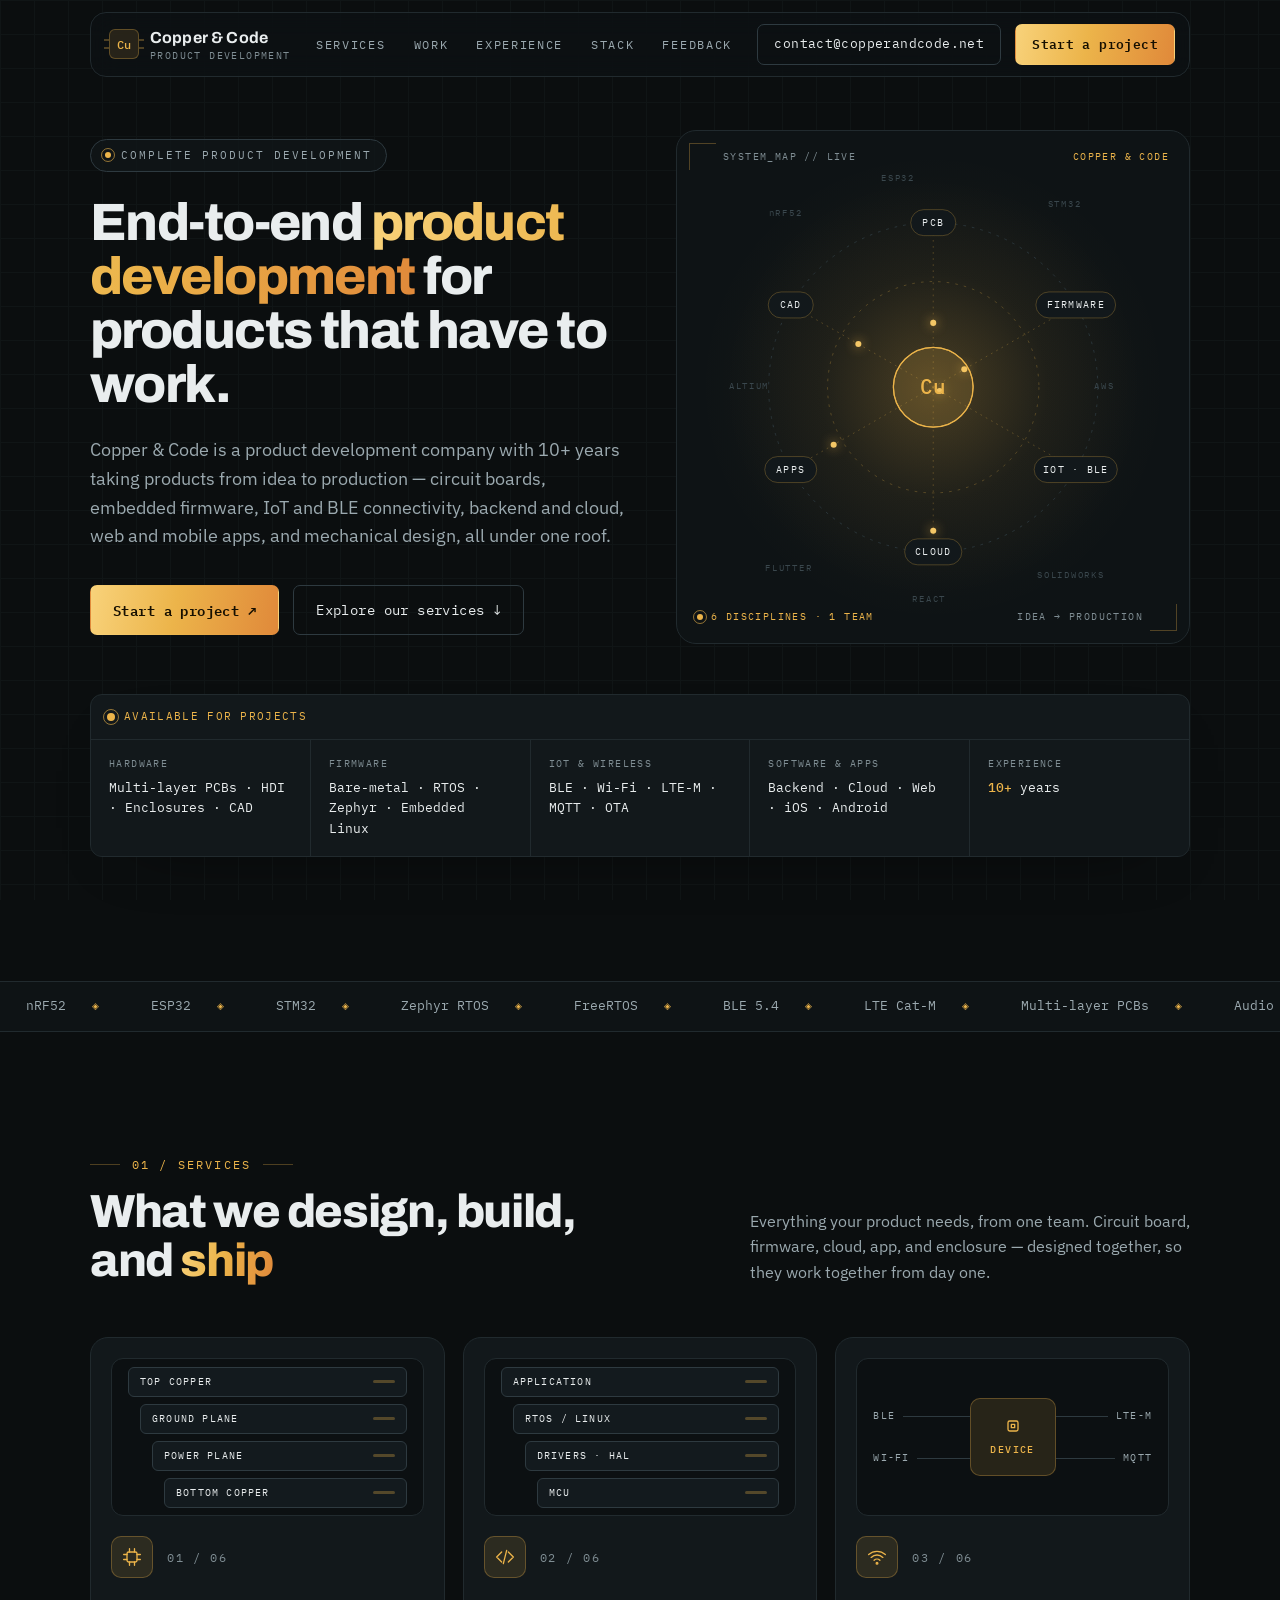
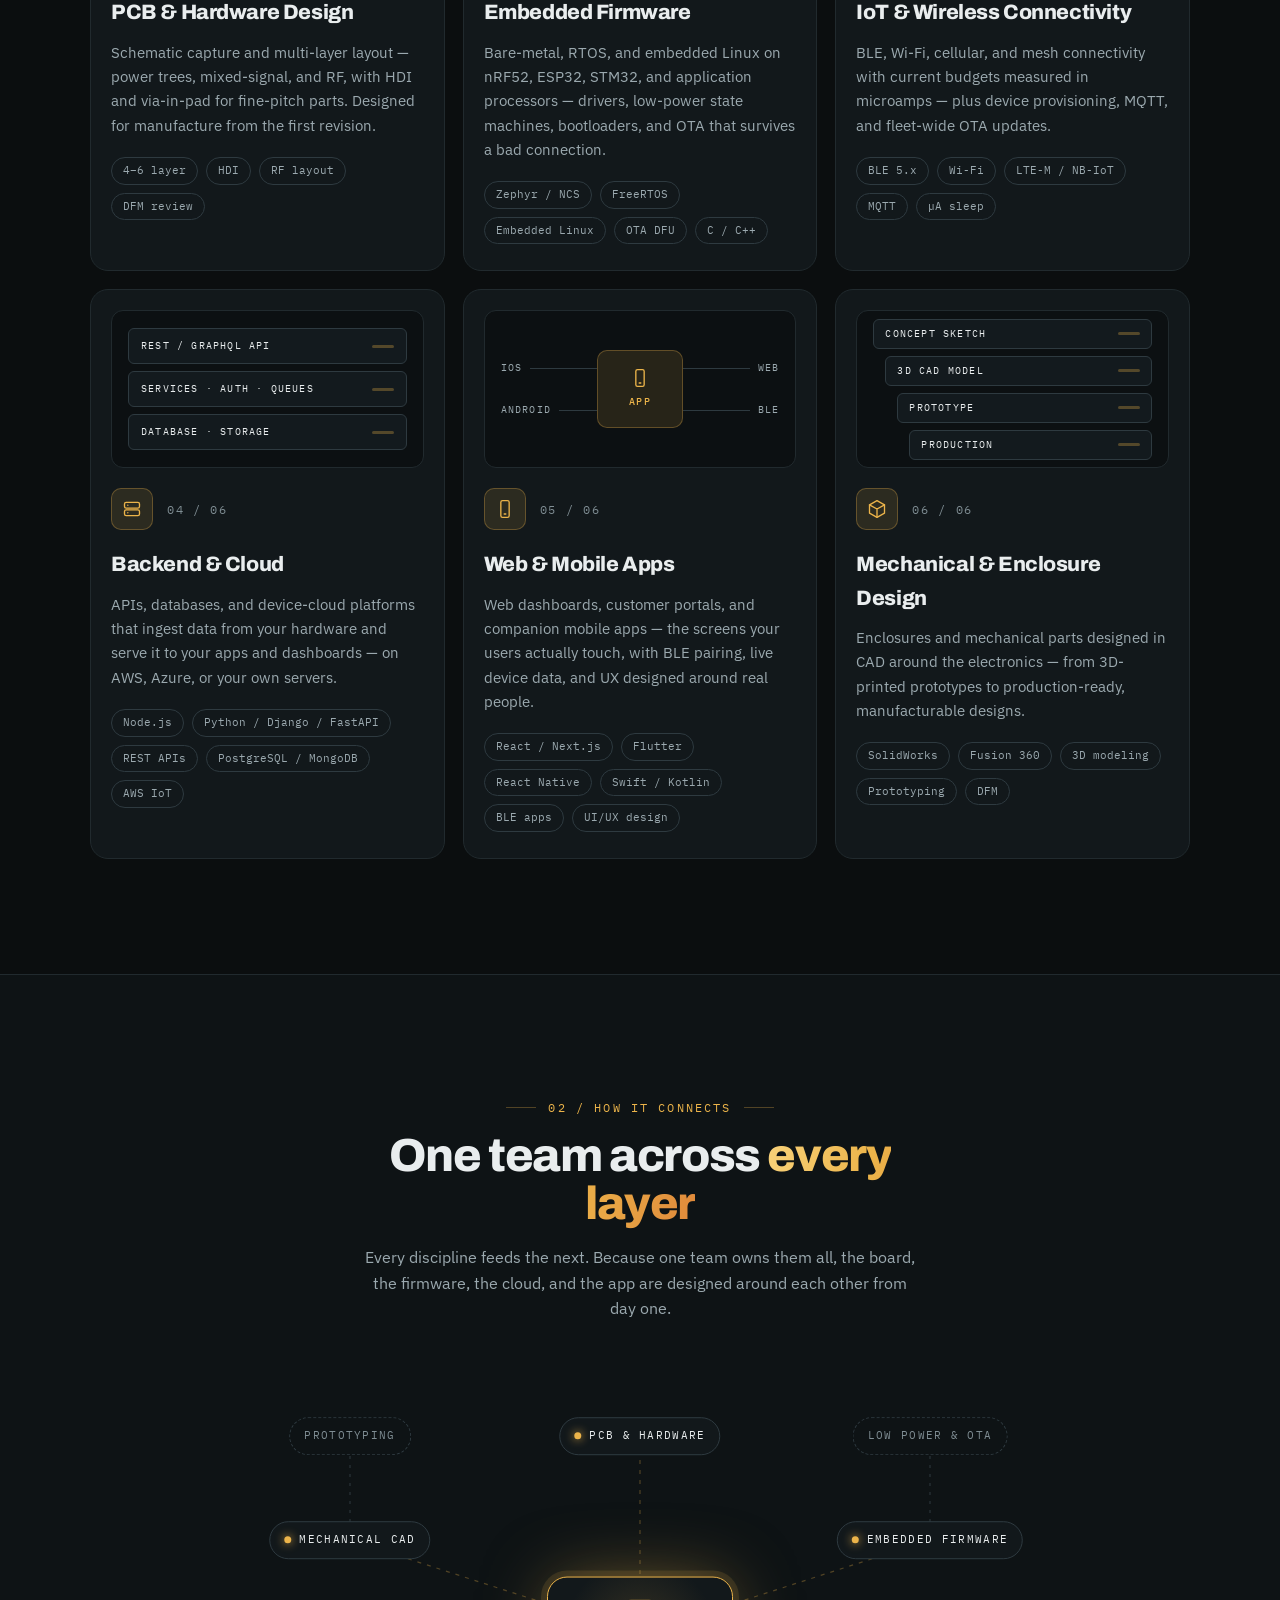
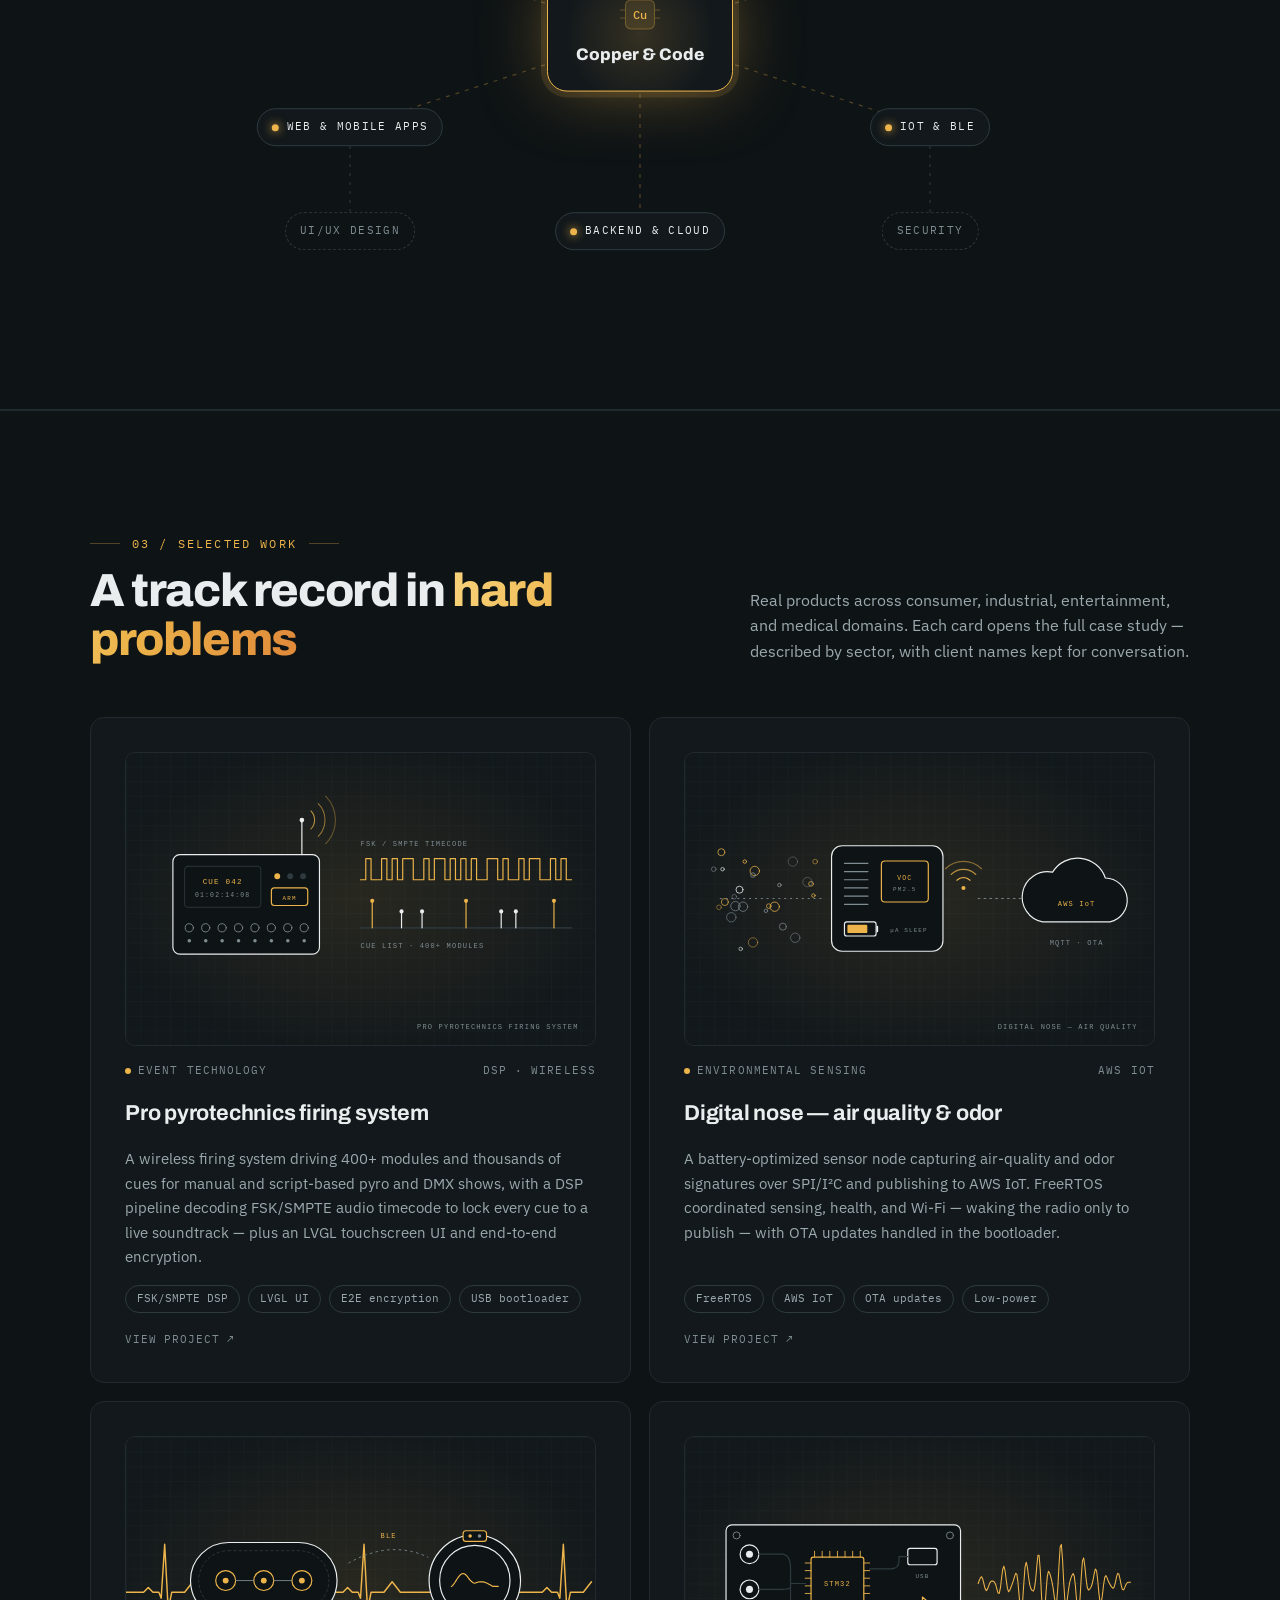
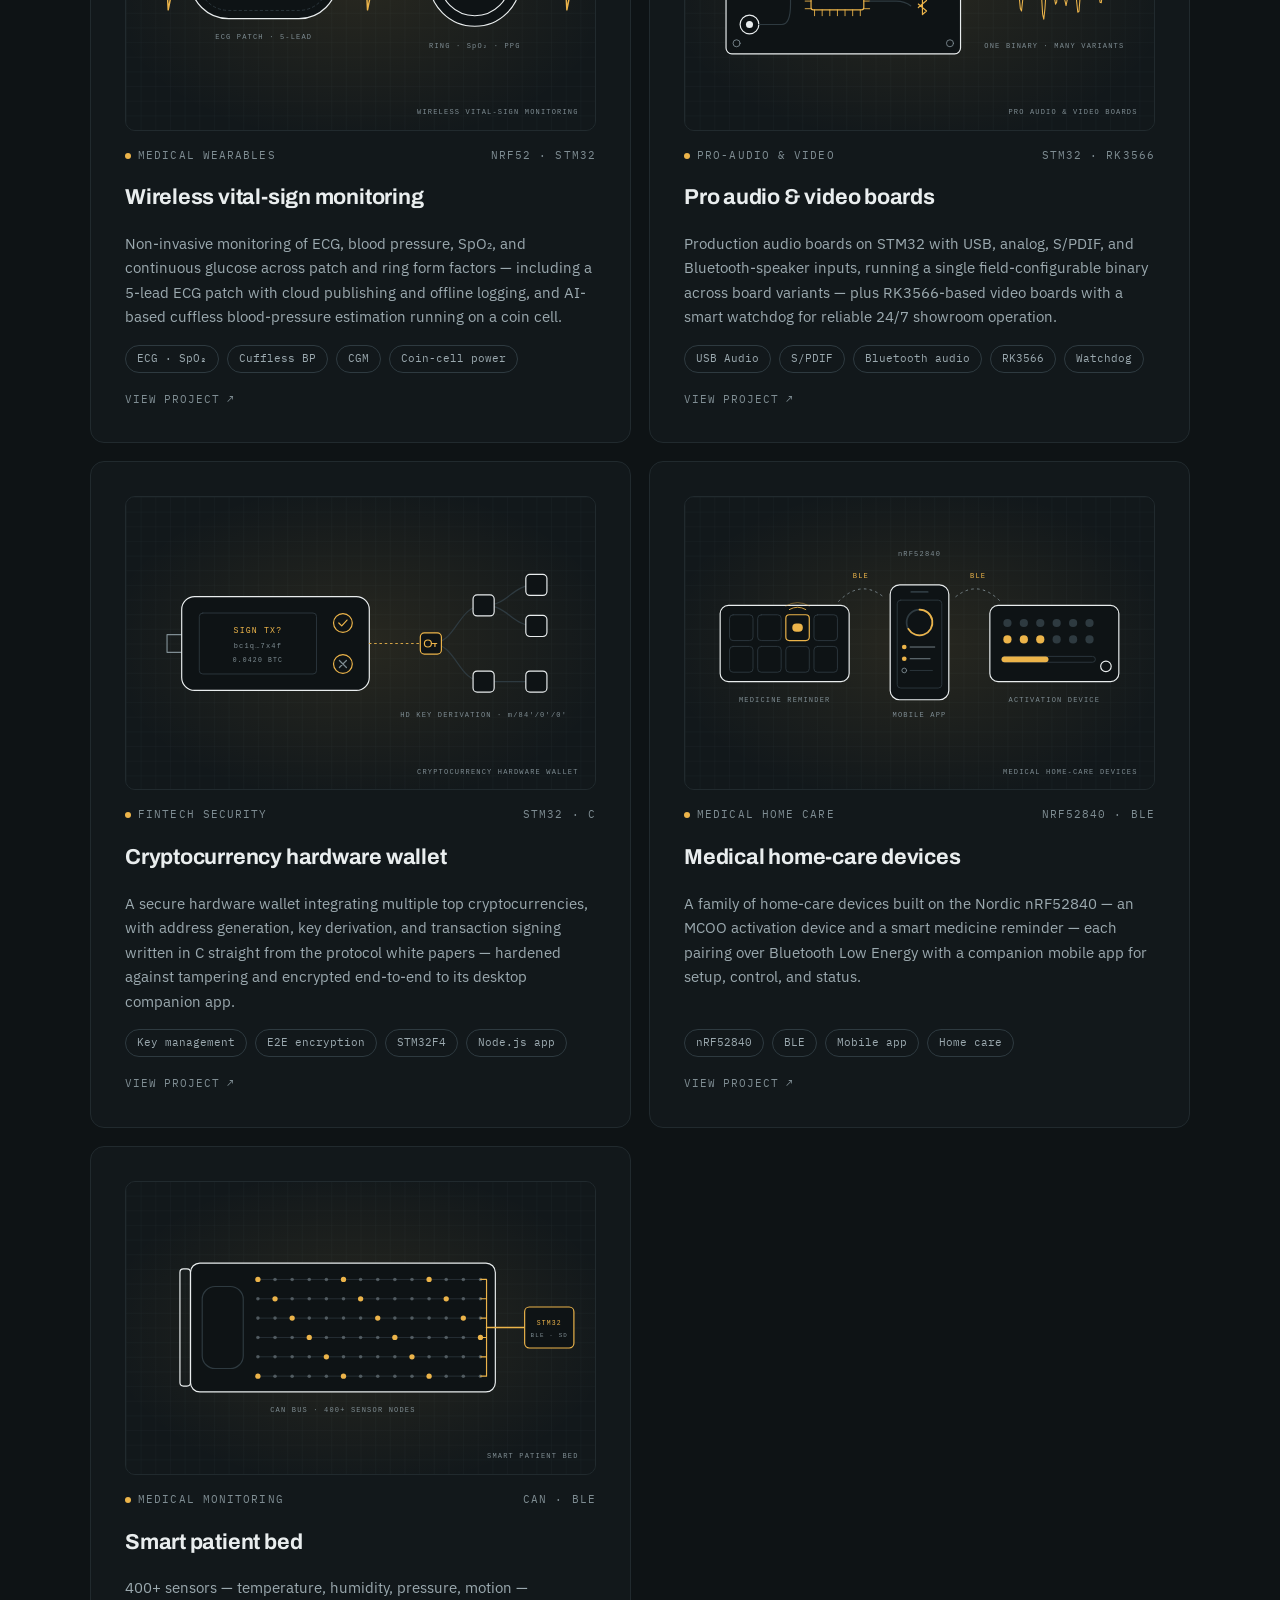
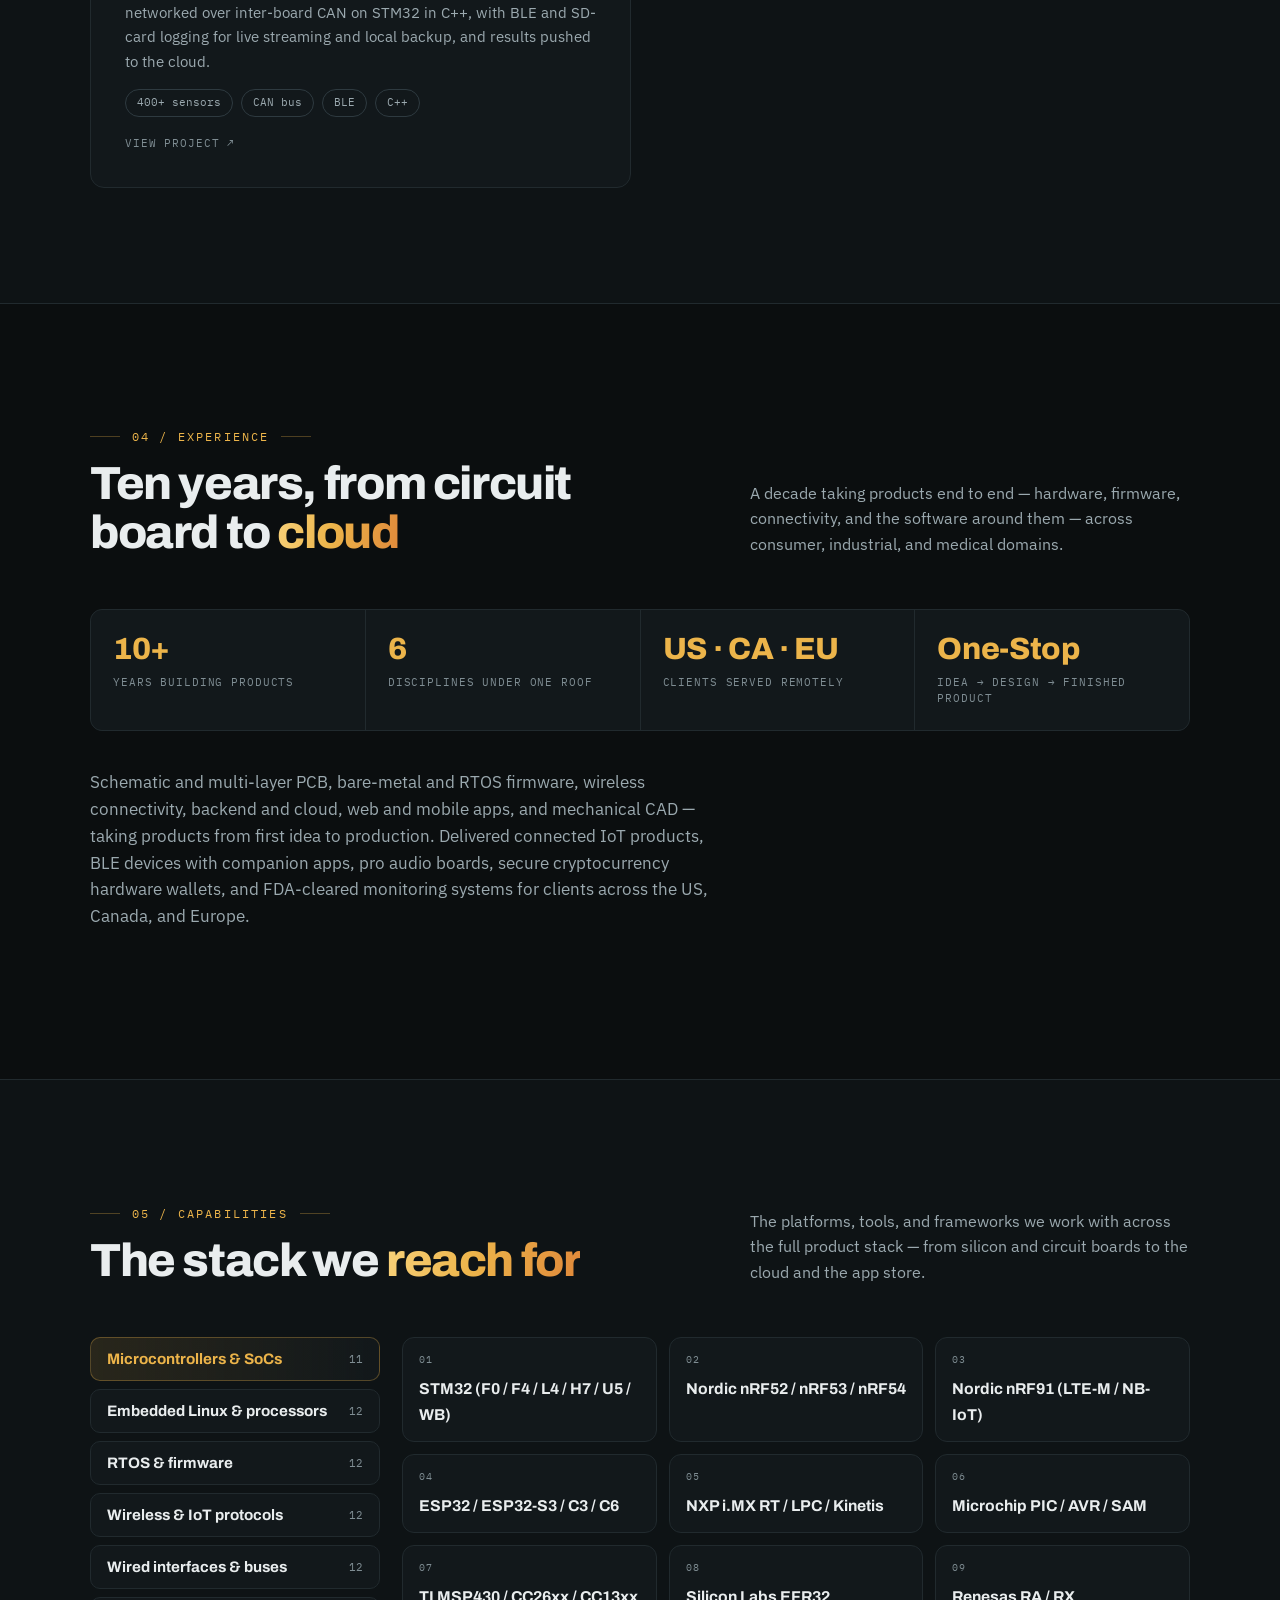
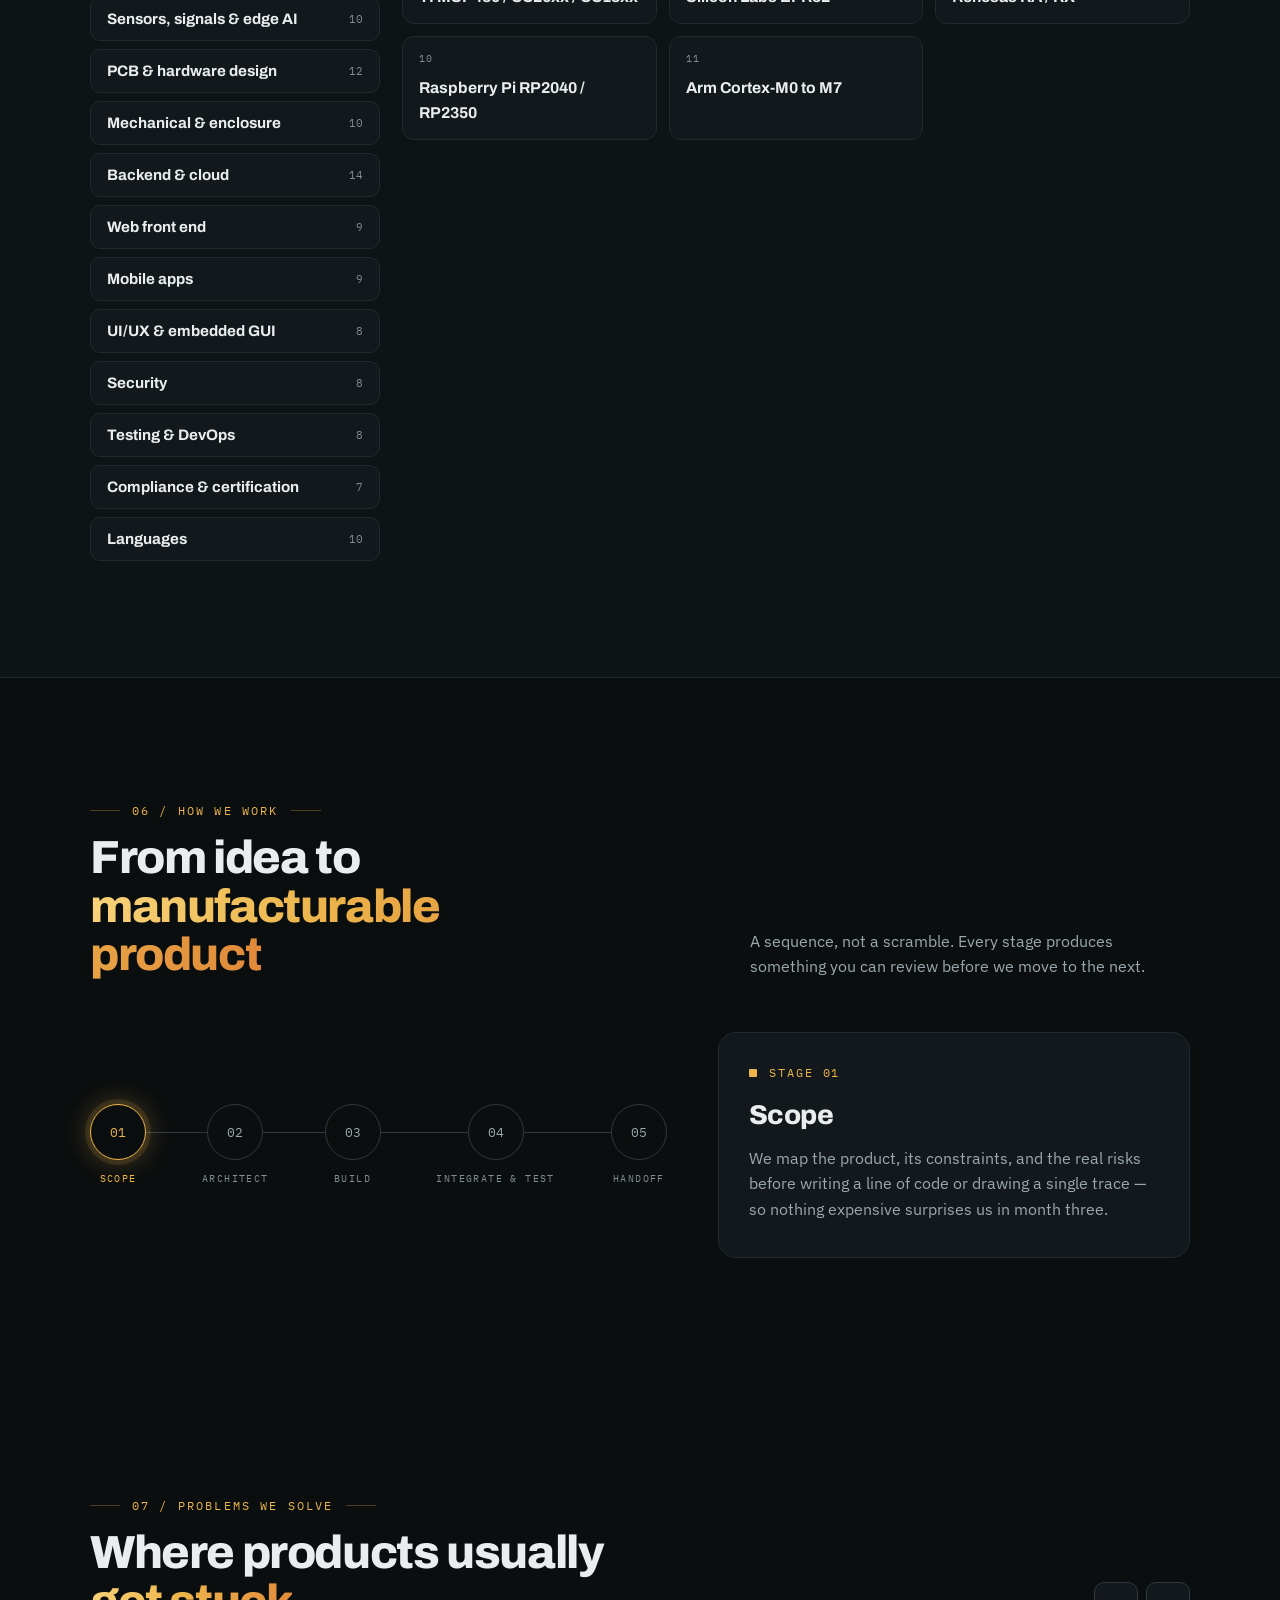
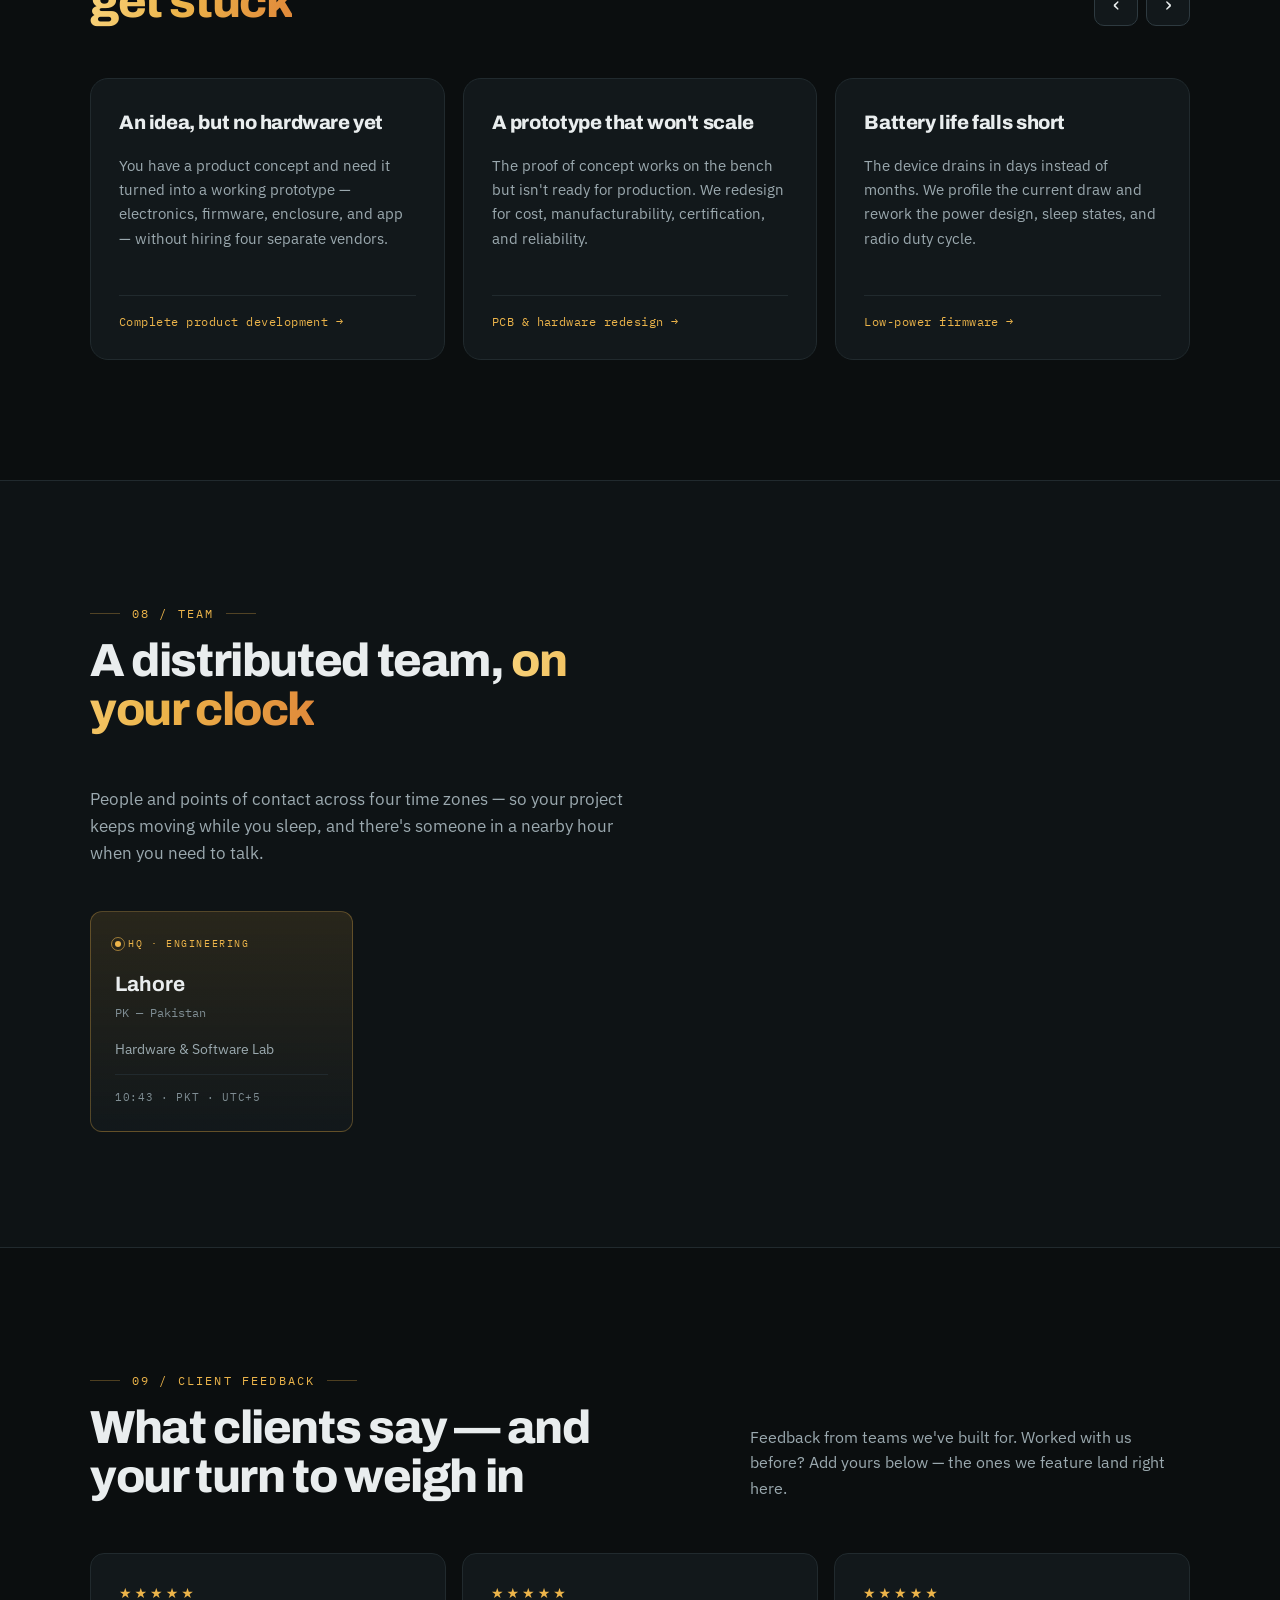
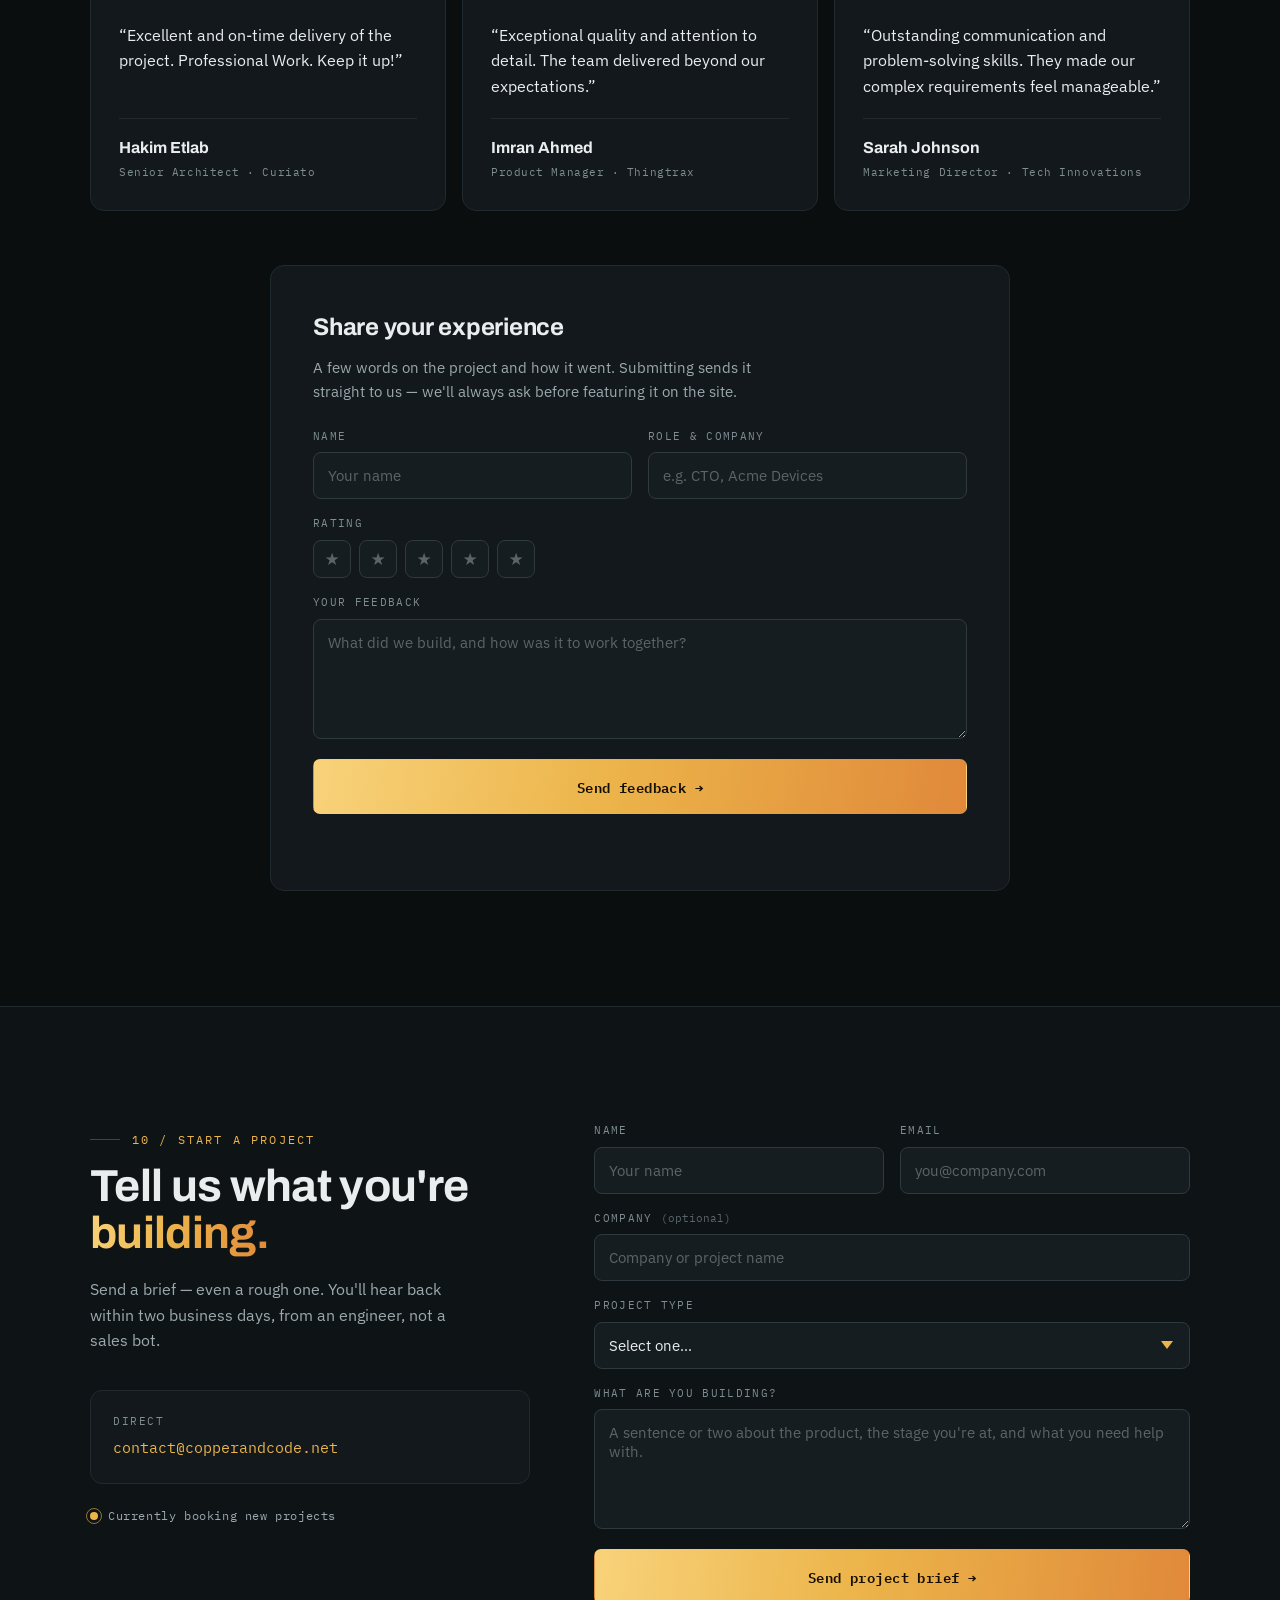
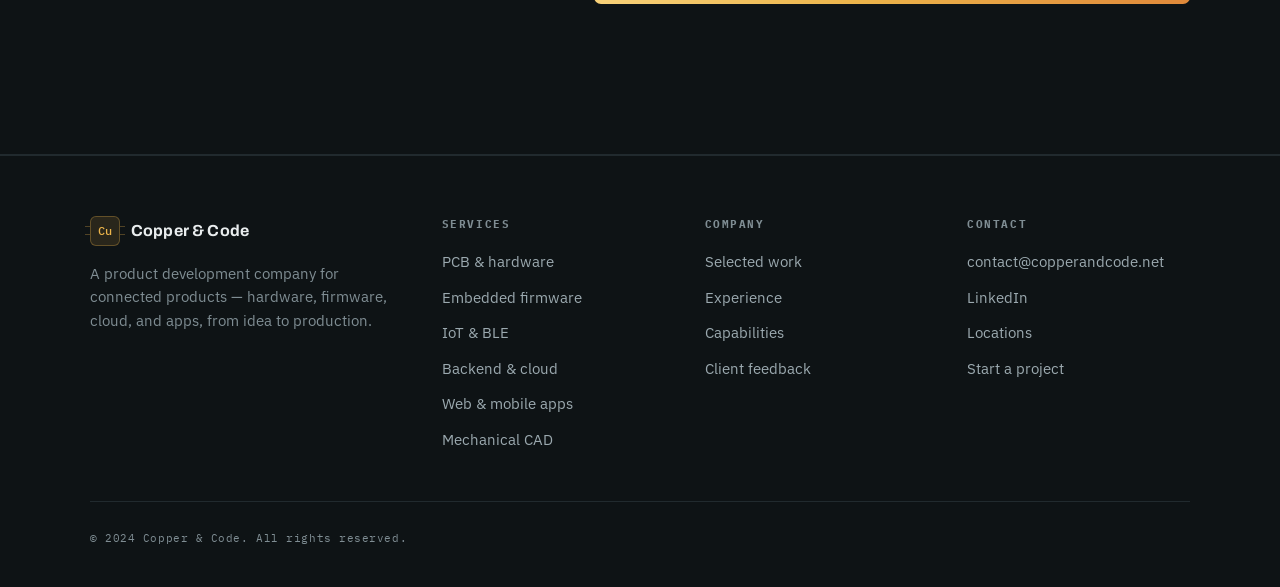
<file: index.html>
<!DOCTYPE html>
<html lang="en">
<head>
<meta charset="UTF-8">
<meta name="viewport" content="width=device-width, initial-scale=1.0">
<title>Copper &amp; Code — Product Development: Hardware, Firmware, IoT &amp; Apps</title>
<meta name="description" content="Complete product development under one roof: PCB design, embedded firmware, IoT and BLE, backend and cloud, web and mobile apps, and mechanical CAD, from idea to production.">
<link rel="preconnect" href="https://fonts.googleapis.com">
<link rel="preconnect" href="https://fonts.gstatic.com" crossorigin>
<link href="https://fonts.googleapis.com/css2?family=Archivo:wght@500;600;700;800&family=IBM+Plex+Mono:wght@400;500&family=IBM+Plex+Sans:wght@400;500;600&display=swap" rel="stylesheet">
<link rel="stylesheet" href="styles.css">
<link rel="icon" href="favicon.svg" type="image/svg+xml">
<link rel="apple-touch-icon" href="apple-touch-icon.png">
<link rel="canonical" href="https://copperandcode.net/">
<meta name="theme-color" content="#0B0E0F">
<meta property="og:type" content="website">
<meta property="og:site_name" content="Copper &amp; Code">
<meta property="og:title" content="Copper &amp; Code — Product Development: Hardware, Firmware, IoT &amp; Apps">
<meta property="og:description" content="Complete product development under one roof: PCB design, embedded firmware, IoT and BLE, backend and cloud, web and mobile apps, and mechanical CAD, from idea to production.">
<meta property="og:url" content="https://copperandcode.net/">
<meta property="og:image" content="https://copperandcode.net/images/og/home.png">
<meta property="og:image:width" content="1200">
<meta property="og:image:height" content="630">
<meta name="twitter:card" content="summary_large_image">
<script type="application/ld+json">
{
  "@context": "https://schema.org",
  "@type": "ProfessionalService",
  "name": "Copper & Code",
  "description": "Product development company: PCB and hardware design, embedded firmware, IoT and BLE connectivity, backend and cloud, web and mobile apps, and mechanical CAD.",
  "knowsAbout": ["PCB design", "Embedded firmware", "IoT", "Bluetooth Low Energy", "Backend development", "Web development", "Mobile app development", "Mechanical CAD", "Product development"],
  "url": "https://copperandcode.net/",
  "logo": "https://copperandcode.net/brand/logo-icon-dark.jpg",
  "image": "https://copperandcode.net/images/og/home.png",
  "email": "contact@copperandcode.net",
  "sameAs": ["https://www.linkedin.com/company/copper-and-code/"],
  "areaServed": ["US", "CA", "EU", "GB", "AU"],
  "address": { "@type": "PostalAddress", "addressLocality": "Lahore", "addressCountry": "PK" }
}
</script>
<script>document.documentElement.classList.add('js')</script>
</head>
<body>

<a class="skip" href="#main">Skip to content</a>

<!-- NAV -->
<nav class="nav" id="nav">
  <div class="nav-inner">
    <a href="#top" class="brand">
      <span class="chip">Cu</span>
      <span>Copper&nbsp;&amp;&nbsp;Code<small>Product Development</small></span>
    </a>
    <div class="nav-links" id="navLinks">
      <a href="#services">Services</a>
      <a href="#work">Work</a>
      <a href="#experience">Experience</a>
      <a href="#stack">Stack</a>
      <a href="#feedback">Feedback</a>
      <a href="#contact" class="menu-only">Contact</a>
    </div>
    <div class="nav-cta">
      <a href="mailto:contact@copperandcode.net" class="btn btn-ghost">contact@copperandcode.net</a>
      <a href="#contact" class="btn btn-primary">Start a project</a>
      <button class="hamburger" id="hamburger" aria-label="Toggle menu" aria-controls="navLinks" aria-expanded="false">
        <span></span><span></span><span></span>
      </button>
    </div>
  </div>
</nav>

<main id="main">

<!-- HERO -->
<header class="hero" id="top">
  <div class="wrap">
    <div class="hero-grid">
      <div class="hero-copy">
        <div class="hero-badge reveal"><span class="led led-sm"></span>Complete product development</div>
        <h1 class="reveal">End-to-end <em>product development</em> for products that have to work.</h1>
        <p class="hero-sub reveal">Copper &amp; Code is a product development company with 10+ years taking products from idea to production — circuit boards, embedded firmware, IoT and BLE connectivity, backend and cloud, web and mobile apps, and mechanical design, all under one roof.</p>
        <div class="hero-actions reveal">
          <a href="#contact" class="btn btn-primary">Start a project ↗</a>
          <a href="#services" class="btn btn-ghost">Explore our services ↓</a>
        </div>
      </div>

      <!-- SYSTEM MAP: hub + six disciplines, pulses travel along the links -->
      <div class="hero-visual reveal" aria-hidden="true">
        <span class="hv-hud tl">SYSTEM_MAP // LIVE</span>
        <span class="hv-hud tr">COPPER &amp; CODE</span>
        <span class="hv-hud bl"><span class="led led-sm"></span>6 DISCIPLINES · 1 TEAM</span>
        <span class="hv-hud br">IDEA → PRODUCTION</span>
        <svg viewBox="0 0 520 520" class="hv-svg">
          <defs>
            <radialGradient id="hvGlow" cx="50%" cy="50%" r="50%">
              <stop offset="0" stop-color="#ECB44A" stop-opacity=".22"/>
              <stop offset=".55" stop-color="#ECB44A" stop-opacity=".05"/>
              <stop offset="1" stop-color="#ECB44A" stop-opacity="0"/>
            </radialGradient>
          </defs>
          <circle cx="260" cy="260" r="240" fill="url(#hvGlow)"/>
          <g class="hv-tech">
            <text x="70" y="62">nRF52</text><text x="392" y="52">STM32</text>
            <text x="24" y="262">ALTIUM</text><text x="446" y="262">AWS</text>
            <text x="66" y="472">FLUTTER</text><text x="380" y="480">SOLIDWORKS</text>
            <text x="200" y="22">ESP32</text><text x="236" y="508">REACT</text>
          </g>
          <circle class="hv-orbit spin" cx="260" cy="260" r="190"/>
          <circle class="hv-orbit gold spin-rev" cx="260" cy="260" r="122"/>
          <g class="hv-links">
            <path id="hvL0" d="M260 260 L260 70"/>
            <path id="hvL1" d="M260 260 L424.5 165"/>
            <path id="hvL2" d="M260 260 L424.5 355"/>
            <path id="hvL3" d="M260 260 L260 450"/>
            <path id="hvL4" d="M260 260 L95.5 355"/>
            <path id="hvL5" d="M260 260 L95.5 165"/>
          </g>
          <g class="hv-pulse">
            <circle r="3.5"><animateMotion dur="2.6s" begin="0s" repeatCount="indefinite"><mpath href="#hvL0"/></animateMotion></circle>
            <circle r="3.5"><animateMotion dur="2.6s" begin=".45s" repeatCount="indefinite"><mpath href="#hvL1"/></animateMotion></circle>
            <circle r="3.5"><animateMotion dur="2.6s" begin=".9s" repeatCount="indefinite"><mpath href="#hvL2"/></animateMotion></circle>
            <circle r="3.5"><animateMotion dur="2.6s" begin="1.35s" repeatCount="indefinite"><mpath href="#hvL3"/></animateMotion></circle>
            <circle r="3.5"><animateMotion dur="2.6s" begin="1.8s" repeatCount="indefinite"><mpath href="#hvL4"/></animateMotion></circle>
            <circle r="3.5"><animateMotion dur="2.6s" begin="2.25s" repeatCount="indefinite"><mpath href="#hvL5"/></animateMotion></circle>
          </g>
          <g class="hv-node" transform="translate(260 70)"><rect x="-26" y="-15" width="52" height="30" rx="15"/><text y="4">PCB</text></g>
          <g class="hv-node" transform="translate(424.5 165)"><rect x="-46" y="-15" width="92" height="30" rx="15"/><text y="4">FIRMWARE</text></g>
          <g class="hv-node" transform="translate(424.5 355)"><rect x="-48" y="-15" width="96" height="30" rx="15"/><text y="4">IOT · BLE</text></g>
          <g class="hv-node" transform="translate(260 450)"><rect x="-33" y="-15" width="66" height="30" rx="15"/><text y="4">CLOUD</text></g>
          <g class="hv-node" transform="translate(95.5 355)"><rect x="-30" y="-15" width="60" height="30" rx="15"/><text y="4">APPS</text></g>
          <g class="hv-node" transform="translate(95.5 165)"><rect x="-26" y="-15" width="52" height="30" rx="15"/><text y="4">CAD</text></g>
          <circle class="hv-ping" cx="260" cy="260" r="46"/>
          <circle class="hv-hub" cx="260" cy="260" r="46"/>
          <text class="hv-hub-t" x="260" y="268">Cu</text>
        </svg>
      </div>
    </div>

    <!-- CAPABILITIES READOUT PANEL -->
    <div class="readout-panel reveal">
      <div class="readout-head">
        <span class="rh-left"><span class="led"></span>Available for projects</span>
        <!-- <span class="rh-right">Cu//CODE</span> -->
      </div>
      <div class="hero-readouts">
        <div class="ro"><div class="k">Hardware</div><div class="v">Multi-layer PCBs · HDI · Enclosures · CAD</div></div>
        <div class="ro"><div class="k">Firmware</div><div class="v">Bare-metal · RTOS · Zephyr · Embedded Linux</div></div>
        <div class="ro"><div class="k">IoT &amp; Wireless</div><div class="v">BLE · Wi-Fi · LTE-M · MQTT · OTA</div></div>
        <div class="ro"><div class="k">Software &amp; Apps</div><div class="v">Backend · Cloud · Web · iOS · Android</div></div>
        <div class="ro"><div class="k">Experience</div><div class="v"><b>10+</b> years</div></div>
      </div>
    </div>
  </div>
</header>

<!-- TICKER -->
<div class="ticker" aria-hidden="true">
  <div class="ticker-track" id="ticker">
    <span class="ticker-item">nRF52</span>
    <span class="ticker-item">ESP32</span>
    <span class="ticker-item">STM32</span>
    <span class="ticker-item">Zephyr RTOS</span>
    <span class="ticker-item">FreeRTOS</span>
    <span class="ticker-item">BLE 5.4</span>
    <span class="ticker-item">LTE Cat-M</span>
    <span class="ticker-item">Multi-layer PCBs</span>
    <span class="ticker-item">Audio Codecs</span>
    <span class="ticker-item">IoT Products</span>
    <span class="ticker-item">Flutter · React Native · Swift · Kotlin</span>
    <span class="ticker-item">Cloud Backends</span>
    <span class="ticker-item">Enclosure Design</span>
    <span class="ticker-item">OTA DFU Bootloaders</span>
    <span class="ticker-item">Battery Optimized Devices</span>
    <span class="ticker-item">Ideas to Production</span>
    <span class="ticker-item">UI/UX Design</span>
    <span class="ticker-item">Embedded Linux</span>
    <span class="ticker-item">React Node.js Django Flask</span>
    <span class="ticker-item">Ruby on Rails</span>
    <span class="ticker-item">Python</span>
    <span class="ticker-item">C / C++</span>
  </div>
</div>

<!-- SERVICES -->
<section class="section" id="services">
  <div class="wrap">
    <div class="sec-head">
      <div class="reveal">
        <span class="idx">01 / SERVICES</span>
        <h2>What we design, build, and <em>ship</em></h2>
      </div>
      <p class="lede reveal">Everything your product needs, from one team. Circuit board, firmware, cloud, app, and enclosure — designed together, so they work together from day one.</p>
    </div>

    <div class="svc-grid">
      <div class="svc reveal">
        <div class="svc-dg"><div class="dg-stack">
          <div class="dg-row" style="--i:0"><span>Top copper</span><i></i></div>
          <div class="dg-row" style="--i:1"><span>Ground plane</span><i></i></div>
          <div class="dg-row" style="--i:2"><span>Power plane</span><i></i></div>
          <div class="dg-row" style="--i:3"><span>Bottom copper</span><i></i></div>
        </div></div>
        <div class="svc-meta"><span class="svc-ic"><svg viewBox="0 0 24 24"><rect x="6" y="6" width="12" height="12" rx="2"/><path d="M9 2v4M15 2v4M9 18v4M15 18v4M2 9h4M2 15h4M18 9h4M18 15h4"/></svg></span><span class="svc-n">01 / 06</span></div>
        <h3>PCB &amp; Hardware Design</h3>
        <p>Schematic capture and multi-layer layout — power trees, mixed-signal, and RF, with HDI and via-in-pad for fine-pitch parts. Designed for manufacture from the first revision.</p>
        <div class="tags"><span class="tag">4–6 layer</span><span class="tag">HDI</span><span class="tag">RF layout</span><span class="tag">DFM review</span></div>
      </div>
      <div class="svc reveal">
        <div class="svc-dg"><div class="dg-stack">
          <div class="dg-row" style="--i:0"><span>Application</span><i></i></div>
          <div class="dg-row" style="--i:1"><span>RTOS / Linux</span><i></i></div>
          <div class="dg-row" style="--i:2"><span>Drivers · HAL</span><i></i></div>
          <div class="dg-row" style="--i:3"><span>MCU</span><i></i></div>
        </div></div>
        <div class="svc-meta"><span class="svc-ic"><svg viewBox="0 0 24 24"><path d="M8 6l-6 6 6 6M16 6l6 6-6 6M14 4l-4 16"/></svg></span><span class="svc-n">02 / 06</span></div>
        <h3>Embedded Firmware</h3>
        <p>Bare-metal, RTOS, and embedded Linux on nRF52, ESP32, STM32, and application processors — drivers, low-power state machines, bootloaders, and OTA that survives a bad connection.</p>
        <div class="tags"><span class="tag">Zephyr / NCS</span><span class="tag">FreeRTOS</span><span class="tag">Embedded Linux</span><span class="tag">OTA DFU</span><span class="tag">C / C++</span></div>
      </div>
      <div class="svc reveal">
        <div class="svc-dg"><div class="dg-hub">
          <div class="dg-side"><span>BLE</span><span>Wi-Fi</span></div>
          <div class="dg-core"><svg viewBox="0 0 24 24"><rect x="6" y="6" width="12" height="12" rx="2"/><path d="M10 10h4v4h-4z"/></svg><b>Device</b></div>
          <div class="dg-side r"><span>LTE-M</span><span>MQTT</span></div>
        </div></div>
        <div class="svc-meta"><span class="svc-ic"><svg viewBox="0 0 24 24"><path d="M5 12.5a10 10 0 0 1 14 0M8.5 16a5 5 0 0 1 7 0M2 9a15 15 0 0 1 20 0"/><circle cx="12" cy="19.5" r="1"/></svg></span><span class="svc-n">03 / 06</span></div>
        <h3>IoT &amp; Wireless Connectivity</h3>
        <p>BLE, Wi-Fi, cellular, and mesh connectivity with current budgets measured in microamps — plus device provisioning, MQTT, and fleet-wide OTA updates.</p>
        <div class="tags"><span class="tag">BLE 5.x</span><span class="tag">Wi-Fi</span><span class="tag">LTE-M / NB-IoT</span><span class="tag">MQTT</span><span class="tag">µA sleep</span></div>
      </div>
      <div class="svc reveal">
        <div class="svc-dg"><div class="dg-stack flat">
          <div class="dg-row"><span>REST / GraphQL API</span><i></i></div>
          <div class="dg-row"><span>Services · Auth · Queues</span><i></i></div>
          <div class="dg-row"><span>Database · Storage</span><i></i></div>
        </div></div>
        <div class="svc-meta"><span class="svc-ic"><svg viewBox="0 0 24 24"><rect x="3" y="4" width="18" height="7" rx="2"/><rect x="3" y="13" width="18" height="7" rx="2"/><path d="M7 7.5h.01M7 16.5h.01"/></svg></span><span class="svc-n">04 / 06</span></div>
        <h3>Backend &amp; Cloud</h3>
        <p>APIs, databases, and device-cloud platforms that ingest data from your hardware and serve it to your apps and dashboards — on AWS, Azure, or your own servers.</p>
        <div class="tags"><span class="tag">Node.js</span><span class="tag">Python / Django / FastAPI</span><span class="tag">REST APIs</span><span class="tag">PostgreSQL / MongoDB</span><span class="tag">AWS IoT</span></div>
      </div>
      <div class="svc reveal">
        <div class="svc-dg"><div class="dg-hub">
          <div class="dg-side"><span>iOS</span><span>Android</span></div>
          <div class="dg-core"><svg viewBox="0 0 24 24"><rect x="7" y="2" width="10" height="20" rx="2"/><path d="M11 18h2"/></svg><b>App</b></div>
          <div class="dg-side r"><span>Web</span><span>BLE</span></div>
        </div></div>
        <div class="svc-meta"><span class="svc-ic"><svg viewBox="0 0 24 24"><rect x="7" y="2" width="10" height="20" rx="2"/><path d="M11 18h2"/></svg></span><span class="svc-n">05 / 06</span></div>
        <h3>Web &amp; Mobile Apps</h3>
        <p>Web dashboards, customer portals, and companion mobile apps — the screens your users actually touch, with BLE pairing, live device data, and UX designed around real people.</p>
        <div class="tags"><span class="tag">React / Next.js</span><span class="tag">Flutter</span><span class="tag">React Native</span><span class="tag">Swift / Kotlin</span><span class="tag">BLE apps</span><span class="tag">UI/UX design</span></div>
      </div>
      <div class="svc reveal">
        <div class="svc-dg"><div class="dg-stack">
          <div class="dg-row" style="--i:0"><span>Concept sketch</span><i></i></div>
          <div class="dg-row" style="--i:1"><span>3D CAD model</span><i></i></div>
          <div class="dg-row" style="--i:2"><span>Prototype</span><i></i></div>
          <div class="dg-row" style="--i:3"><span>Production</span><i></i></div>
        </div></div>
        <div class="svc-meta"><span class="svc-ic"><svg viewBox="0 0 24 24"><path d="M12 2l9 5v10l-9 5-9-5V7z"/><path d="M12 22V12M21 7l-9 5-9-5"/></svg></span><span class="svc-n">06 / 06</span></div>
        <h3>Mechanical &amp; Enclosure Design</h3>
        <p>Enclosures and mechanical parts designed in CAD around the electronics — from 3D-printed prototypes to production-ready, manufacturable designs.</p>
        <div class="tags"><span class="tag">SolidWorks</span><span class="tag">Fusion 360</span><span class="tag">3D modeling</span><span class="tag">Prototyping</span><span class="tag">DFM</span></div>
      </div>
    </div>
  </div>
</section>

<!-- HOW IT CONNECTS -->
<section class="section alt" id="connect">
  <div class="wrap">
    <div class="sec-head center">
      <div class="reveal">
        <span class="idx">02 / HOW IT CONNECTS</span>
        <h2>One team across <em>every layer</em></h2>
      </div>
      <p class="lede reveal">Every discipline feeds the next. Because one team owns them all, the board, the firmware, the cloud, and the app are designed around each other from day one.</p>
    </div>
    <div class="net reveal">
      <svg class="net-lines" viewBox="0 0 1000 520" preserveAspectRatio="none" aria-hidden="true">
        <g class="nl-main">
          <path d="M500 260 L500 62"/><path d="M500 260 L790 166"/><path d="M500 260 L790 354"/>
          <path d="M500 260 L500 458"/><path d="M500 260 L210 354"/><path d="M500 260 L210 166"/>
        </g>
        <g class="nl-sub">
          <path d="M210 166 L210 62"/><path d="M790 166 L790 62"/><path d="M210 354 L210 458"/><path d="M790 354 L790 458"/>
        </g>
      </svg>
      <a class="net-hub" href="#services" style="left:50%;top:50%"><span class="chip">Cu</span>Copper &amp; Code</a>
      <a class="net-node" href="#services" style="left:50%;top:12%"><i></i>PCB &amp; hardware</a>
      <a class="net-node" href="#services" style="left:79%;top:32%"><i></i>Embedded firmware</a>
      <a class="net-node" href="#services" style="left:79%;top:68%"><i></i>IoT &amp; BLE</a>
      <a class="net-node" href="#services" style="left:50%;top:88%"><i></i>Backend &amp; cloud</a>
      <a class="net-node" href="#services" style="left:21%;top:68%"><i></i>Web &amp; mobile apps</a>
      <a class="net-node" href="#services" style="left:21%;top:32%"><i></i>Mechanical CAD</a>
      <span class="net-node sub" style="left:21%;top:12%">Prototyping</span>
      <span class="net-node sub" style="left:79%;top:12%">Low power &amp; OTA</span>
      <span class="net-node sub" style="left:21%;top:88%">UI/UX design</span>
      <span class="net-node sub" style="left:79%;top:88%">Security</span>
    </div>
  </div>
</section>

<!-- WORK -->
<section class="section alt" id="work">
  <div class="wrap">
    <div class="sec-head">
      <div class="reveal">
        <span class="idx">03 / SELECTED WORK</span>
        <h2>A track record in <em>hard problems</em></h2>
      </div>
      <p class="lede reveal">Real products across consumer, industrial, entertainment, and medical domains. Each card opens the full case study — described by sector, with client names kept for conversation.</p>
    </div>

    <div class="work-grid">
      <a class="work reveal" href="work/pyro-firing-system.html">
        <div class="work-media">
          <img src="images/pyro-firing-system.svg" alt="Illustration: wireless firing module with FSK timecode and cue timeline" loading="lazy" onerror="this.parentNode.classList.add('no-img')">
        </div>
        <div class="work-meta"><span><span class="dot"></span>Event technology</span><span>DSP · Wireless</span></div>
        <h3>Pro pyrotechnics firing system</h3>
        <p>A wireless firing system driving 400+ modules and thousands of cues for manual and script-based pyro and DMX shows, with a DSP pipeline decoding FSK/SMPTE audio timecode to lock every cue to a live soundtrack — plus an LVGL touchscreen UI and end-to-end encryption.</p>
        <div class="tags"><span class="tag">FSK/SMPTE DSP</span><span class="tag">LVGL UI</span><span class="tag">E2E encryption</span><span class="tag">USB bootloader</span></div>
        <div class="work-open">View project ↗</div>
      </a>
      <a class="work reveal" href="work/digital-nose.html">
        <div class="work-media">
          <img src="images/digital-nose.svg" alt="Illustration: battery-powered air-quality node publishing to AWS IoT" loading="lazy" onerror="this.parentNode.classList.add('no-img')">
        </div>
        <div class="work-meta"><span><span class="dot"></span>Environmental sensing</span><span>AWS IoT</span></div>
        <h3>Digital nose — air quality &amp; odor</h3>
        <p>A battery-optimized sensor node capturing air-quality and odor signatures over SPI/I²C and publishing to AWS IoT. FreeRTOS coordinated sensing, health, and Wi-Fi — waking the radio only to publish — with OTA updates handled in the bootloader.</p>
        <div class="tags"><span class="tag">FreeRTOS</span><span class="tag">AWS IoT</span><span class="tag">OTA updates</span><span class="tag">Low-power</span></div>
        <div class="work-open">View project ↗</div>
      </a>
      <a class="work reveal" href="work/vital-sign-monitoring.html">
        <div class="work-media">
          <img src="images/vital-sign-monitoring.svg" alt="Illustration: ECG patch and ring sensor linked over BLE" loading="lazy" onerror="this.parentNode.classList.add('no-img')">
        </div>
        <div class="work-meta"><span><span class="dot"></span>Medical wearables</span><span>nRF52 · STM32</span></div>
        <h3>Wireless vital-sign monitoring</h3>
        <p>Non-invasive monitoring of ECG, blood pressure, SpO₂, and continuous glucose across patch and ring form factors — including a 5-lead ECG patch with cloud publishing and offline logging, and AI-based cuffless blood-pressure estimation running on a coin cell.</p>
        <div class="tags"><span class="tag">ECG · SpO₂</span><span class="tag">Cuffless BP</span><span class="tag">CGM</span><span class="tag">Coin-cell power</span></div>
        <div class="work-open">View project ↗</div>
      </a>
      <a class="work reveal" href="work/audio-video-boards.html">
        <div class="work-media">
          <img src="images/audio-video-boards.svg" alt="Illustration: STM32 audio board with jacks, USB and Bluetooth" loading="lazy" onerror="this.parentNode.classList.add('no-img')">
        </div>
        <div class="work-meta"><span><span class="dot"></span>Pro-audio &amp; video</span><span>STM32 · RK3566</span></div>
        <h3>Pro audio &amp; video boards</h3>
        <p>Production audio boards on STM32 with USB, analog, S/PDIF, and Bluetooth-speaker inputs, running a single field-configurable binary across board variants — plus RK3566-based video boards with a smart watchdog for reliable 24/7 showroom operation.</p>
        <div class="tags"><span class="tag">USB Audio</span><span class="tag">S/PDIF</span><span class="tag">Bluetooth audio</span><span class="tag">RK3566</span><span class="tag">Watchdog</span></div>
        <div class="work-open">View project ↗</div>
      </a>
      <a class="work reveal" href="work/crypto-hardware-wallet.html">
        <div class="work-media">
          <img src="images/crypto-hardware-wallet.svg" alt="Illustration: hardware wallet confirming a transaction, with key-derivation tree" loading="lazy" onerror="this.parentNode.classList.add('no-img')">
        </div>
        <div class="work-meta"><span><span class="dot"></span>Fintech security</span><span>STM32 · C</span></div>
        <h3>Cryptocurrency hardware wallet</h3>
        <p>A secure hardware wallet integrating multiple top cryptocurrencies, with address generation, key derivation, and transaction signing written in C straight from the protocol white papers — hardened against tampering and encrypted end-to-end to its desktop companion app.</p>
        <div class="tags"><span class="tag">Key management</span><span class="tag">E2E encryption</span><span class="tag">STM32F4</span><span class="tag">Node.js app</span></div>
        <div class="work-open">View project ↗</div>
      </a>
      <a class="work reveal" href="work/medical-home-care.html">
        <div class="work-media">
          <img src="images/medical-home-care.svg" alt="Illustration: medicine reminder and activation device linked to a mobile app over BLE" loading="lazy" onerror="this.parentNode.classList.add('no-img')">
        </div>
        <div class="work-meta"><span><span class="dot"></span>Medical home care</span><span>nRF52840 · BLE</span></div>
        <h3>Medical home-care devices</h3>
        <p>A family of home-care devices built on the Nordic nRF52840 — an MCOO activation device and a smart medicine reminder — each pairing over Bluetooth Low Energy with a companion mobile app for setup, control, and status.</p>
        <div class="tags"><span class="tag">nRF52840</span><span class="tag">BLE</span><span class="tag">Mobile app</span><span class="tag">Home care</span></div>
        <div class="work-open">View project ↗</div>
      </a>
      <a class="work reveal" href="work/smart-patient-bed.html">
        <div class="work-media">
          <img src="images/smart-patient-bed.svg" alt="Illustration: patient bed sensor grid on a CAN bus" loading="lazy" onerror="this.parentNode.classList.add('no-img')">
        </div>
        <div class="work-meta"><span><span class="dot"></span>Medical monitoring</span><span>CAN · BLE</span></div>
        <h3>Smart patient bed</h3>
        <p>400+ sensors — temperature, humidity, pressure, motion — networked over inter-board CAN on STM32 in C++, with BLE and SD-card logging for live streaming and local backup, and results pushed to the cloud.</p>
        <div class="tags"><span class="tag">400+ sensors</span><span class="tag">CAN bus</span><span class="tag">BLE</span><span class="tag">C++</span></div>
        <div class="work-open">View project ↗</div>
      </a>
    </div>
  </div>
</section>

<!-- EXPERIENCE -->
<section class="section" id="experience">
  <div class="wrap">
    <div class="sec-head">
      <div class="reveal">
        <span class="idx">04 / EXPERIENCE</span>
        <h2>Ten years, from circuit board to <em>cloud</em></h2>
      </div>
      <p class="lede reveal">A decade taking products end to end — hardware, firmware, connectivity, and the software around them — across consumer, industrial, and medical domains.</p>
    </div>

    <div class="stats reveal">
      <div class="stat"><div class="num">10+</div><div class="lbl">Years building products</div></div>
      <div class="stat"><div class="num">6</div><div class="lbl">Disciplines under one roof</div></div>
      <div class="stat"><div class="num">US · CA · EU</div><div class="lbl">Clients served remotely</div></div>
      <div class="stat"><div class="num">One-Stop</div><div class="lbl">Idea → design → finished product</div></div>
    </div>

    <p class="xp-intro reveal">Schematic and multi-layer PCB, bare-metal and RTOS firmware, wireless connectivity, backend and cloud, web and mobile apps, and mechanical CAD — taking products from first idea to production. Delivered connected IoT products, BLE devices with companion apps, pro audio boards, secure cryptocurrency hardware wallets, and FDA-cleared monitoring systems for clients across the US, Canada, and Europe.</p>

    <!-- <div class="xp reveal">
      <div class="xp-row">
        <div class="xp-left"><div class="xp-when">2024 — Present</div><div class="xp-co">Medical devices · USA (remote)</div></div>
        <div class="xp-right"><div class="xp-role">Senior Embedded Systems Engineer</div><p>FDA-cleared continuous patient-monitoring devices taken from scratch to production, integrated with backend servers and a physician-facing portal; R&amp;D on non-invasive vital-sign monitoring.</p></div>
      </div>
      <div class="xp-row">
        <div class="xp-left"><div class="xp-when">2023 — 2024</div><div class="xp-co">Pro-audio &amp; entertainment · Canada</div></div>
        <div class="xp-right"><div class="xp-role">Embedded Systems Engineer</div><p>Proprietary audio boards and BLE products on STM32 and nRF52840 — USB, analog, and S/PDIF audio, a motorized Lift-TV, a BLE exercise device, and large BLE displays.</p></div>
      </div>
      <div class="xp-row">
        <div class="xp-left"><div class="xp-when">2023</div><div class="xp-co">Environmental sensing · Contract</div></div>
        <div class="xp-right"><div class="xp-role">Senior Firmware Architect</div><p>A battery-optimized “digital nose” measuring air quality and odor signatures, publishing to AWS IoT on an STM32L7 with an ESP32 for connectivity.</p></div>
      </div>
      <div class="xp-row">
        <div class="xp-left"><div class="xp-when">2022 — 2023</div><div class="xp-co">Pro pyrotechnics · USA</div></div>
        <div class="xp-right"><div class="xp-role">Senior Embedded Systems Engineer</div><p>Proprietary wireless firing modules for the professional pyrotechnics industry, with timecode-synchronized show control and end-to-end encryption.</p></div>
      </div>
      <div class="xp-row">
        <div class="xp-left"><div class="xp-when">2020 — 2022</div><div class="xp-co">Defense · Public sector</div></div>
        <div class="xp-right"><div class="xp-role">Engineering Manager</div><p>Led embedded-systems integration and mechanical development for indigenous defense programs, including field integration of GNSS and IMU subsystems.</p></div>
      </div>
      <div class="xp-row">
        <div class="xp-left"><div class="xp-when">2019 — 2020</div><div class="xp-co">Medical monitoring · Canada</div></div>
        <div class="xp-right"><div class="xp-role">Embedded Engineer</div><p>Firmware in C/C++ for a smart patient bed networking 400+ sensors over CAN, from requirements through commercial deployment and post-production support.</p></div>
      </div>
      <div class="xp-row">
        <div class="xp-left"><div class="xp-when">2017 — 2019</div><div class="xp-co">Fintech security</div></div>
        <div class="xp-right"><div class="xp-role">Embedded Engineer</div><p>Secure cryptocurrency hardware-wallet firmware on STM32F4 with a desktop companion app — key derivation, transaction signing, and end-to-end encryption, hardened against attack.</p></div>
      </div>
      <div class="xp-row">
        <div class="xp-left"><div class="xp-when">2016 — 2017</div><div class="xp-co">Industrial IoT</div></div>
        <div class="xp-right"><div class="xp-role">Embedded Developer</div><p>DigiMesh sensor networks aggregating to a Raspberry Pi gateway, in Python — deployed across machinery in Europe and the Americas, with cloud reporting.</p></div>
      </div>
    </div> -->

    <!-- <p class="xp-edu reveal"><b>Education</b> — B.E. Mechatronics, Air University · M.Sc. Mechatronics &amp; Control Engineering (coursework), UET Lahore</p> -->
  </div>
</section>

<!-- STACK -->
<section class="section alt" id="stack">
  <div class="wrap">
    <div class="sec-head">
      <div class="reveal">
        <span class="idx">05 / CAPABILITIES</span>
        <h2>The stack we <em>reach for</em></h2>
      </div>
      <p class="lede reveal">The platforms, tools, and frameworks we work with across the full product stack — from silicon and circuit boards to the cloud and the app store.</p>
    </div>

    <div class="matrix reveal">
      <div class="mrow">
        <div class="mkey">Microcontrollers &amp; SoCs</div>
        <div class="mval"><span class="tag">STM32 (F0 / F4 / L4 / H7 / U5 / WB)</span><span class="tag">Nordic nRF52 / nRF53 / nRF54</span><span class="tag">Nordic nRF91 (LTE-M / NB-IoT)</span><span class="tag">ESP32 / ESP32-S3 / C3 / C6</span><span class="tag">NXP i.MX RT / LPC / Kinetis</span><span class="tag">Microchip PIC / AVR / SAM</span><span class="tag">TI MSP430 / CC26xx / CC13xx</span><span class="tag">Silicon Labs EFR32</span><span class="tag">Renesas RA / RX</span><span class="tag">Raspberry Pi RP2040 / RP2350</span><span class="tag">Arm Cortex-M0 to M7</span></div>
      </div>
      <div class="mrow">
        <div class="mkey">Embedded Linux &amp; processors</div>
        <div class="mval"><span class="tag">Raspberry Pi / Compute Module</span><span class="tag">NXP i.MX 6 / i.MX 8</span><span class="tag">Rockchip RK3566 / RK3588</span><span class="tag">NVIDIA Jetson</span><span class="tag">TI Sitara (AM335x / AM62x)</span><span class="tag">Yocto Project</span><span class="tag">Buildroot</span><span class="tag">Debian / Ubuntu</span><span class="tag">Kernel drivers &amp; device tree</span><span class="tag">U-Boot</span><span class="tag">systemd services</span><span class="tag">Cross-compilation toolchains</span></div>
      </div>
      <div class="mrow">
        <div class="mkey">RTOS &amp; firmware</div>
        <div class="mval"><span class="tag">FreeRTOS</span><span class="tag">Zephyr RTOS</span><span class="tag">Azure RTOS / ThreadX</span><span class="tag">Mbed OS</span><span class="tag">Bare-metal C / C++</span><span class="tag">ESP-IDF</span><span class="tag">nRF Connect SDK</span><span class="tag">STM32Cube / HAL / LL</span><span class="tag">CMSIS</span><span class="tag">Arduino / PlatformIO</span><span class="tag">MCUboot &amp; custom bootloaders</span><span class="tag">OTA / DFU updates</span></div>
      </div>
      <div class="mrow">
        <div class="mkey">Wireless &amp; IoT protocols</div>
        <div class="mval"><span class="tag">Bluetooth Low Energy 5.x</span><span class="tag">Bluetooth Classic</span><span class="tag">Wi-Fi (2.4 / 5 GHz)</span><span class="tag">LTE-M / NB-IoT / 4G</span><span class="tag">LoRa / LoRaWAN</span><span class="tag">Zigbee</span><span class="tag">Thread / Matter</span><span class="tag">DigiMesh</span><span class="tag">NFC / RFID</span><span class="tag">GNSS / GPS</span><span class="tag">MQTT / CoAP</span><span class="tag">Sub-GHz RF</span></div>
      </div>
      <div class="mrow">
        <div class="mkey">Wired interfaces &amp; buses</div>
        <div class="mval"><span class="tag">UART / RS-232</span><span class="tag">RS-485 / Modbus RTU</span><span class="tag">Modbus TCP</span><span class="tag">SPI / QSPI</span><span class="tag">I²C / SMBus</span><span class="tag">CAN / CAN FD</span><span class="tag">USB (CDC / HID / MSC / Audio)</span><span class="tag">Ethernet / TCP-IP (lwIP)</span><span class="tag">I2S / SAI / S/PDIF</span><span class="tag">SDIO / SD card</span><span class="tag">1-Wire</span><span class="tag">PWM / ADC / DAC</span></div>
      </div>
      <div class="mrow">
        <div class="mkey">Sensors, signals &amp; edge AI</div>
        <div class="mval"><span class="tag">IMU / motion sensing</span><span class="tag">Environmental (temp, humidity, gas, pressure)</span><span class="tag">GNSS positioning</span><span class="tag">Biomedical (ECG, PPG, SpO₂)</span><span class="tag">Audio capture &amp; DSP</span><span class="tag">Motor control (BLDC / stepper / servo)</span><span class="tag">Power &amp; energy metering</span><span class="tag">Camera &amp; machine vision</span><span class="tag">Edge AI / TinyML (TensorFlow Lite Micro)</span><span class="tag">Sensor fusion &amp; filtering</span></div>
      </div>
      <div class="mrow">
        <div class="mkey">PCB &amp; hardware design</div>
        <div class="mval"><span class="tag">Altium Designer</span><span class="tag">KiCad</span><span class="tag">OrCAD / Cadence Allegro</span><span class="tag">Autodesk Eagle / Fusion Electronics</span><span class="tag">Proteus</span><span class="tag">LTspice simulation</span><span class="tag">Multi-layer &amp; HDI boards</span><span class="tag">RF &amp; antenna layout</span><span class="tag">Power supply &amp; battery design</span><span class="tag">DFM / DFT review</span><span class="tag">BOM &amp; component sourcing</span><span class="tag">Board bring-up &amp; debugging</span></div>
      </div>
      <div class="mrow">
        <div class="mkey">Mechanical &amp; enclosure</div>
        <div class="mval"><span class="tag">SolidWorks</span><span class="tag">Autodesk Fusion 360</span><span class="tag">Autodesk Inventor</span><span class="tag">3D printing (FDM / SLA / SLS)</span><span class="tag">Injection-moulded enclosures</span><span class="tag">Sheet metal design</span><span class="tag">IP-rated / waterproof enclosures</span><span class="tag">Wearable &amp; handheld form factors</span><span class="tag">Tolerance &amp; fit analysis</span><span class="tag">Manufacturing drawings</span></div>
      </div>
      <div class="mrow">
        <div class="mkey">Backend &amp; cloud</div>
        <div class="mval"><span class="tag">Node.js / Express / NestJS</span><span class="tag">Python (Django / FastAPI / Flask)</span><span class="tag">Ruby on Rails</span><span class="tag">REST &amp; GraphQL APIs</span><span class="tag">WebSockets &amp; real-time data</span><span class="tag">PostgreSQL / MySQL</span><span class="tag">MongoDB</span><span class="tag">Redis</span><span class="tag">InfluxDB / time-series data</span><span class="tag">AWS (IoT Core, Lambda, EC2, S3)</span><span class="tag">Microsoft Azure / IoT Hub</span><span class="tag">Google Cloud</span><span class="tag">Docker</span><span class="tag">MQTT brokers (Mosquitto / EMQX)</span></div>
      </div>
      <div class="mrow">
        <div class="mkey">Web front end</div>
        <div class="mval"><span class="tag">React</span><span class="tag">Next.js</span><span class="tag">Vue.js</span><span class="tag">TypeScript</span><span class="tag">Tailwind CSS</span><span class="tag">Real-time IoT dashboards</span><span class="tag">Data visualisation (Chart.js / D3)</span><span class="tag">Admin &amp; customer portals</span><span class="tag">Progressive web apps (PWA)</span></div>
      </div>
      <div class="mrow">
        <div class="mkey">Mobile apps</div>
        <div class="mval"><span class="tag">iOS (Swift / SwiftUI)</span><span class="tag">Android (Kotlin / Jetpack Compose)</span><span class="tag">Flutter</span><span class="tag">React Native</span><span class="tag">BLE companion apps</span><span class="tag">Device provisioning &amp; pairing</span><span class="tag">Push notifications</span><span class="tag">Offline sync</span><span class="tag">App Store &amp; Google Play release</span></div>
      </div>
      <div class="mrow">
        <div class="mkey">UI/UX &amp; embedded GUI</div>
        <div class="mval"><span class="tag">Figma</span><span class="tag">User research &amp; flows</span><span class="tag">Wireframes &amp; prototypes</span><span class="tag">Design systems</span><span class="tag">LVGL</span><span class="tag">TouchGFX</span><span class="tag">Qt / QML</span><span class="tag">Touchscreen &amp; display UIs</span></div>
      </div>
      <div class="mrow">
        <div class="mkey">Security</div>
        <div class="mval"><span class="tag">Secure boot</span><span class="tag">Firmware signing &amp; encryption</span><span class="tag">TLS / mTLS</span><span class="tag">Key management</span><span class="tag">Secure elements (ATECC / SE050)</span><span class="tag">End-to-end encryption</span><span class="tag">Secure OTA updates</span><span class="tag">Penetration-test remediation</span></div>
      </div>
      <div class="mrow">
        <div class="mkey">Testing &amp; DevOps</div>
        <div class="mval"><span class="tag">Unit testing (Unity / Ceedling / GoogleTest)</span><span class="tag">Hardware-in-the-loop (HIL) testing</span><span class="tag">J-Link / Ozone / GDB</span><span class="tag">Oscilloscope &amp; logic analyser</span><span class="tag">Power profiling</span><span class="tag">Git / GitHub / GitLab</span><span class="tag">CI/CD (GitHub Actions / GitLab CI)</span><span class="tag">Automated firmware builds</span></div>
      </div>
      <div class="mrow">
        <div class="mkey">Compliance &amp; certification</div>
        <div class="mval"><span class="tag">FCC / CE / UKCA pre-compliance</span><span class="tag">Bluetooth SIG qualification</span><span class="tag">EMC-aware design</span><span class="tag">RoHS / REACH BOMs</span><span class="tag">Medical software (IEC 62304)</span><span class="tag">FDA submission support</span><span class="tag">Design documentation &amp; traceability</span></div>
      </div>
      <div class="mrow">
        <div class="mkey">Languages</div>
        <div class="mval"><span class="tag">C</span><span class="tag">C++</span><span class="tag">Python</span><span class="tag">JavaScript / TypeScript</span><span class="tag">Dart</span><span class="tag">Swift</span><span class="tag">Kotlin</span><span class="tag">Ruby</span><span class="tag">MATLAB / Simulink</span><span class="tag">Bash / shell</span></div>
      </div>
    </div>
  </div>
</section>

<!-- PROCESS -->
<section class="section" id="process">
  <div class="wrap">
    <div class="sec-head">
      <div class="reveal">
        <span class="idx">06 / HOW WE WORK</span>
        <h2>From idea to <em>manufacturable product</em></h2>
      </div>
      <p class="lede reveal">A sequence, not a scramble. Every stage produces something you can review before we move to the next.</p>
    </div>

    <div class="steps">
      <div class="step reveal"><div class="step-n">01</div><div class="step-body"><h3>Scope</h3><p>We map the product, its constraints, and the real risks before writing a line of code or drawing a single trace — so nothing expensive surprises us in month three.</p></div></div>
      <div class="step reveal"><div class="step-n">02</div><div class="step-body"><h3>Architect</h3><p>System architecture across hardware, firmware, cloud, and apps — decided together, because every layer constrains the others.</p></div></div>
      <div class="step reveal"><div class="step-n">03</div><div class="step-body"><h3>Build</h3><p>Boards, firmware, backend, and apps developed in parallel against shared interfaces, so integration is a formality, not a fire drill.</p></div></div>
      <div class="step reveal"><div class="step-n">04</div><div class="step-body"><h3>Integrate &amp; test</h3><p>Boards brought up, then the whole system tested end to end — device, cloud, and app — against real conditions, with the data to prove it.</p></div></div>
      <div class="step reveal"><div class="step-n">05</div><div class="step-body"><h3>Handoff</h3><p>Manufacturable design files, source code, documentation, and deployed software — packaged so your team, or your manufacturer, can take it and scale.</p></div></div>
    </div>
  </div>
</section>

<!-- PROBLEMS WE SOLVE -->
<section class="section" id="problems">
  <div class="wrap">
    <div class="sec-head">
      <div class="reveal">
        <span class="idx">07 / PROBLEMS WE SOLVE</span>
        <h2>Where products usually <em>get stuck</em></h2>
      </div>
      <div class="pb-arrows reveal">
        <button type="button" class="pb-btn" data-dir="-1" aria-label="Previous">‹</button>
        <button type="button" class="pb-btn" data-dir="1" aria-label="Next">›</button>
      </div>
    </div>
    <div class="pb-track reveal" id="pbTrack">
      <article class="pb-card">
        <h3>An idea, but no hardware yet</h3>
        <p>You have a product concept and need it turned into a working prototype — electronics, firmware, enclosure, and app — without hiring four separate vendors.</p>
        <a href="#contact">Complete product development →</a>
      </article>
      <article class="pb-card">
        <h3>A prototype that won't scale</h3>
        <p>The proof of concept works on the bench but isn't ready for production. We redesign for cost, manufacturability, certification, and reliability.</p>
        <a href="#contact">PCB &amp; hardware redesign →</a>
      </article>
      <article class="pb-card">
        <h3>Battery life falls short</h3>
        <p>The device drains in days instead of months. We profile the current draw and rework the power design, sleep states, and radio duty cycle.</p>
        <a href="#contact">Low-power firmware →</a>
      </article>
      <article class="pb-card">
        <h3>Unreliable connectivity</h3>
        <p>BLE drops, Wi-Fi reconnect loops, or OTA updates that brick devices in the field. We trace the problem from radio to cloud and fix it at the source.</p>
        <a href="#contact">IoT &amp; wireless →</a>
      </article>
      <article class="pb-card">
        <h3>The device needs an app and a cloud</h3>
        <p>The hardware works, but customers need a mobile app, a dashboard, and a backend to store and act on the data. We build the whole software side.</p>
        <a href="#contact">Backend, web &amp; mobile apps →</a>
      </article>
      <article class="pb-card">
        <h3>A stalled or inherited project</h3>
        <p>A previous team left undocumented code or a half-finished design. We audit what exists, stabilise it, and get it shipping.</p>
        <a href="#contact">Discuss your project →</a>
      </article>
    </div>
  </div>
</section>

<!-- STUDIO / LOCATIONS -->
<section class="section alt" id="studio">
  <div class="wrap">
    <div class="sec-head">
      <div class="reveal">
        <span class="idx">08 / TEAM</span>
        <h2>A distributed team, <em>on your clock</em></h2>
      </div>
    </div>
    <p class="loc-lede reveal">People and points of contact across four time zones — so your project keeps moving while you sleep, and there's someone in a nearby hour when you need to talk.</p>

    <div class="loc-grid">
      <div class="loc hq reveal">
        <div class="loc-role"><span class="led led-sm"></span>HQ · Engineering</div>
        <div class="loc-city">Lahore</div>
        <div class="loc-country">PK — Pakistan</div>
        <div class="loc-addr">Hardware &amp; Software Lab<span class="placeholder"><br>DHA Phase II, Lahore, Pakistan</span></div>
        <div class="loc-tz mono" data-tz="Asia/Karachi" data-abbr="PKT">PKT · UTC+5</div>
      </div>
      <!-- <div class="loc reveal">
        <div class="loc-role">Local contact</div>
        <div class="loc-city">Sydney</div>
        <div class="loc-country">AU — Australia</div>
        <div class="loc-addr placeholder">[ Street address ]<br>[ Suburb, NSW ]</div>
        <div class="loc-tz mono" data-tz="Australia/Sydney" data-abbr="AEST/AEDT">AEDT · UTC+11</div>
      </div>
      <div class="loc reveal">
        <div class="loc-role">Local contact</div>
        <div class="loc-city">Berlin</div>
        <div class="loc-country">DE — Germany</div>
        <div class="loc-addr placeholder">[ Straße + Nr. ]<br>[ Berlin ]</div>
        <div class="loc-tz mono" data-tz="Europe/Berlin" data-abbr="CET/CEST">CET · UTC+1</div>
      </div>
      <div class="loc reveal">
        <div class="loc-role">Local contact</div>
        <div class="loc-city">London</div>
        <div class="loc-country">UK — England</div>
        <div class="loc-addr placeholder">[ Street address ]<br>[ London ]</div>
        <div class="loc-tz mono" data-tz="Europe/London" data-abbr="GMT/BST">GMT · UTC+0</div>
      </div> -->
    </div>
  </div>
</section>

<!-- CLIENT FEEDBACK -->
<section class="section" id="feedback">
  <div class="wrap">
    <div class="sec-head">
      <div class="reveal">
        <span class="idx">09 / CLIENT FEEDBACK</span>
        <h2>What clients say — and your turn to weigh in</h2>
      </div>
      <p class="lede reveal">Feedback from teams we've built for. Worked with us before? Add yours below — the ones we feature land right here.</p>
    </div>

    <div class="quotes">
      <div class="quote reveal">
        <div class="quote-stars">★★★★★</div>
        <p>“Excellent and on-time delivery of the project. Professional Work. Keep it up!”</p>
        <div class="quote-by">
          <div class="quote-name">Hakim Etlab</div>
          <div class="quote-role">Senior Architect · Curiato</div>
        </div>
      </div>
      <div class="quote reveal">
        <div class="quote-stars">★★★★★</div>
        <p>“Exceptional quality and attention to detail. The team delivered beyond our expectations.”</p>
        <div class="quote-by">
          <div class="quote-name">Imran Ahmed</div>
          <div class="quote-role">Product Manager · Thingtrax</div>
        </div>
      </div>
      <div class="quote reveal">
        <div class="quote-stars">★★★★★</div>
        <p>“Outstanding communication and problem-solving skills. They made our complex requirements feel manageable.”</p>
        <div class="quote-by">
          <div class="quote-name">Sarah Johnson</div>
          <div class="quote-role">Marketing Director · Tech Innovations</div>
        </div>
      </div>
    </div>

    <div class="feedback-form reveal">
      <div class="fb-head">
        <h3>Share your experience</h3>
        <p>A few words on the project and how it went. Submitting sends it straight to us — we'll always ask before featuring it on the site.</p>
      </div>
      <form id="feedbackForm" novalidate data-success="Thank you for the feedback — it genuinely means a lot.">
        <!-- Honeypot: hidden from people, catches spam bots. Leave as-is. -->
        <input type="checkbox" name="botcheck" tabindex="-1" autocomplete="off" style="display:none" aria-hidden="true">
        <input type="hidden" id="fb-rating" name="rating" value="">
        <div class="frow">
          <div class="field">
            <label for="fb-name">Name</label>
            <input type="text" id="fb-name" name="name" placeholder="Your name" required>
          </div>
          <div class="field">
            <label for="fb-role">Role &amp; company</label>
            <input type="text" id="fb-role" name="company" placeholder="e.g. CTO, Acme Devices">
          </div>
        </div>
        <div class="field">
          <label>Rating</label>
          <div class="stars" id="stars" role="group" aria-label="Rating out of 5">
            <button type="button" class="star" aria-pressed="false" data-v="1" aria-label="1 star">★</button>
            <button type="button" class="star" aria-pressed="false" data-v="2" aria-label="2 stars">★</button>
            <button type="button" class="star" aria-pressed="false" data-v="3" aria-label="3 stars">★</button>
            <button type="button" class="star" aria-pressed="false" data-v="4" aria-label="4 stars">★</button>
            <button type="button" class="star" aria-pressed="false" data-v="5" aria-label="5 stars">★</button>
          </div>
        </div>
        <div class="field">
          <label for="fb-message">Your feedback</label>
          <textarea id="fb-message" name="message" placeholder="What did we build, and how was it to work together?" required></textarea>
        </div>
        <div class="submit">
          <button type="submit" class="btn btn-primary">Send feedback →</button>
        </div>
        <div class="form-note" id="fbNote" role="status" aria-live="polite"></div>
      </form>
    </div>
  </div>
</section>

<!-- CONTACT -->
<section class="section alt" id="contact">
  <div class="wrap">
    <div class="contact-grid">
      <div class="contact-info reveal">
        <span class="idx">10 / START A PROJECT</span>
        <h2>Tell us what you're <em>building.</em></h2>
        <p>Send a brief — even a rough one. You'll hear back within two business days, from an engineer, not a sales bot.</p>
        <div class="contact-direct">
          <div class="k">Direct</div>
          <a href="mailto:contact@copperandcode.net">contact@copperandcode.net</a>
        </div>
        <div class="status"><span class="led"></span>Currently booking new projects</div>
      </div>

      <div class="reveal">
        <form id="briefForm" novalidate>
          <!-- Honeypot: hidden from people, catches spam bots. Leave as-is. -->
          <input type="checkbox" name="botcheck" tabindex="-1" autocomplete="off" style="display:none" aria-hidden="true">
          <div class="frow">
            <div class="field">
              <label for="name">Name</label>
              <input type="text" id="name" name="name" placeholder="Your name" autocomplete="name" required>
            </div>
            <div class="field">
              <label for="email">Email</label>
              <input type="email" id="email" name="email" placeholder="you@company.com" autocomplete="email" required>
            </div>
          </div>
          <div class="field">
            <label for="company">Company <span class="label-opt">(optional)</span></label>
            <input type="text" id="company" name="company" placeholder="Company or project name" autocomplete="organization">
          </div>
          <div class="field">
            <label for="ptype">Project type</label>
            <select id="ptype" name="ptype" required>
              <option value="" disabled selected>Select one…</option>
              <option>Complete product development</option>
              <option>PCB / hardware design</option>
              <option>Embedded firmware</option>
              <option>IoT / BLE connectivity</option>
              <option>Backend / cloud development</option>
              <option>Web app / UI/UX design</option>
              <option>Mobile app development</option>
              <option>Mechanical / enclosure design</option>
              <option>Other / not sure</option>
            </select>
          </div>
          <div class="field">
            <label for="message">What are you building?</label>
            <textarea id="message" name="message" placeholder="A sentence or two about the product, the stage you're at, and what you need help with." required></textarea>
          </div>
          <div class="submit">
            <button type="submit" class="btn btn-primary">Send project brief →</button>
          </div>
          <div class="form-note" id="formNote" role="status" aria-live="polite"></div>
        </form>
      </div>
    </div>
  </div>
</section>

</main>

<!-- FOOTER -->
<footer class="footer">
  <div class="wrap">
    <div class="footer-grid">
      <div class="footer-brand">
        <a href="#top" class="brand"><span class="chip">Cu</span><span>Copper&nbsp;&amp;&nbsp;Code</span></a>
        <p>A product development company for connected products — hardware, firmware, cloud, and apps, from idea to production.</p>
      </div>
      <div>
        <h4>Services</h4>
        <ul>
          <li><a href="#services">PCB &amp; hardware</a></li>
          <li><a href="#services">Embedded firmware</a></li>
          <li><a href="#services">IoT &amp; BLE</a></li>
          <li><a href="#services">Backend &amp; cloud</a></li>
          <li><a href="#services">Web &amp; mobile apps</a></li>
          <li><a href="#services">Mechanical CAD</a></li>
        </ul>
      </div>
      <div>
        <h4>Company</h4>
        <ul>
          <li><a href="#work">Selected work</a></li>
          <li><a href="#experience">Experience</a></li>
          <li><a href="#stack">Capabilities</a></li>
          <li><a href="#feedback">Client feedback</a></li>
        </ul>
      </div>
      <div>
        <h4>Contact</h4>
        <ul>
          <li><a href="mailto:contact@copperandcode.net">contact@copperandcode.net</a></li>
          <li><a href="https://www.linkedin.com/company/copper-and-code/" target="_blank" rel="noopener">LinkedIn</a></li>
          <li><a href="#studio">Locations</a></li>
          <li><a href="#contact">Start a project</a></li>
        </ul>
      </div>
    </div>
    <div class="footer-bottom">
      <p>© 2024 Copper &amp; Code. All rights reserved.</p>
      <!-- <span class="build">build · v1.0 · lahore → sydney → berlin → london</span> -->
    </div>
  </div>
</footer>

<script src="main.js"></script>
</body>
</html>
</file>
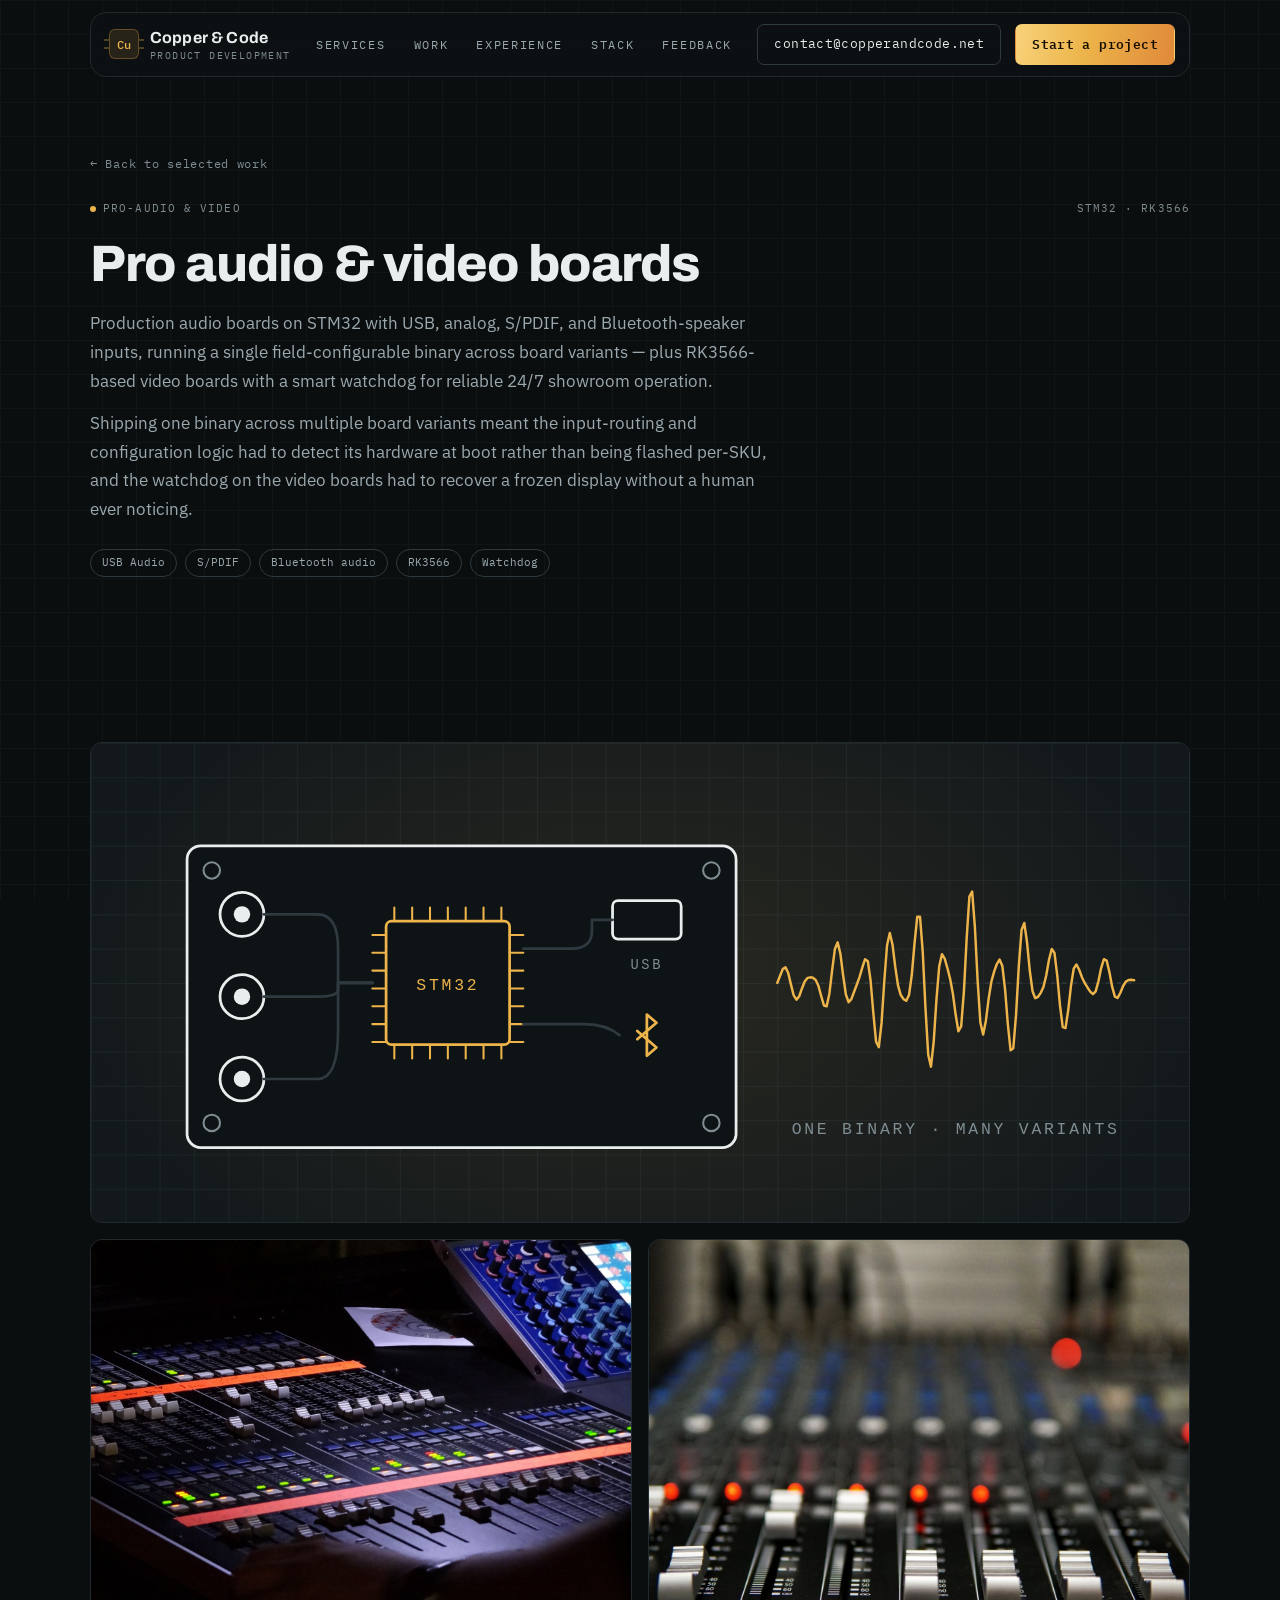
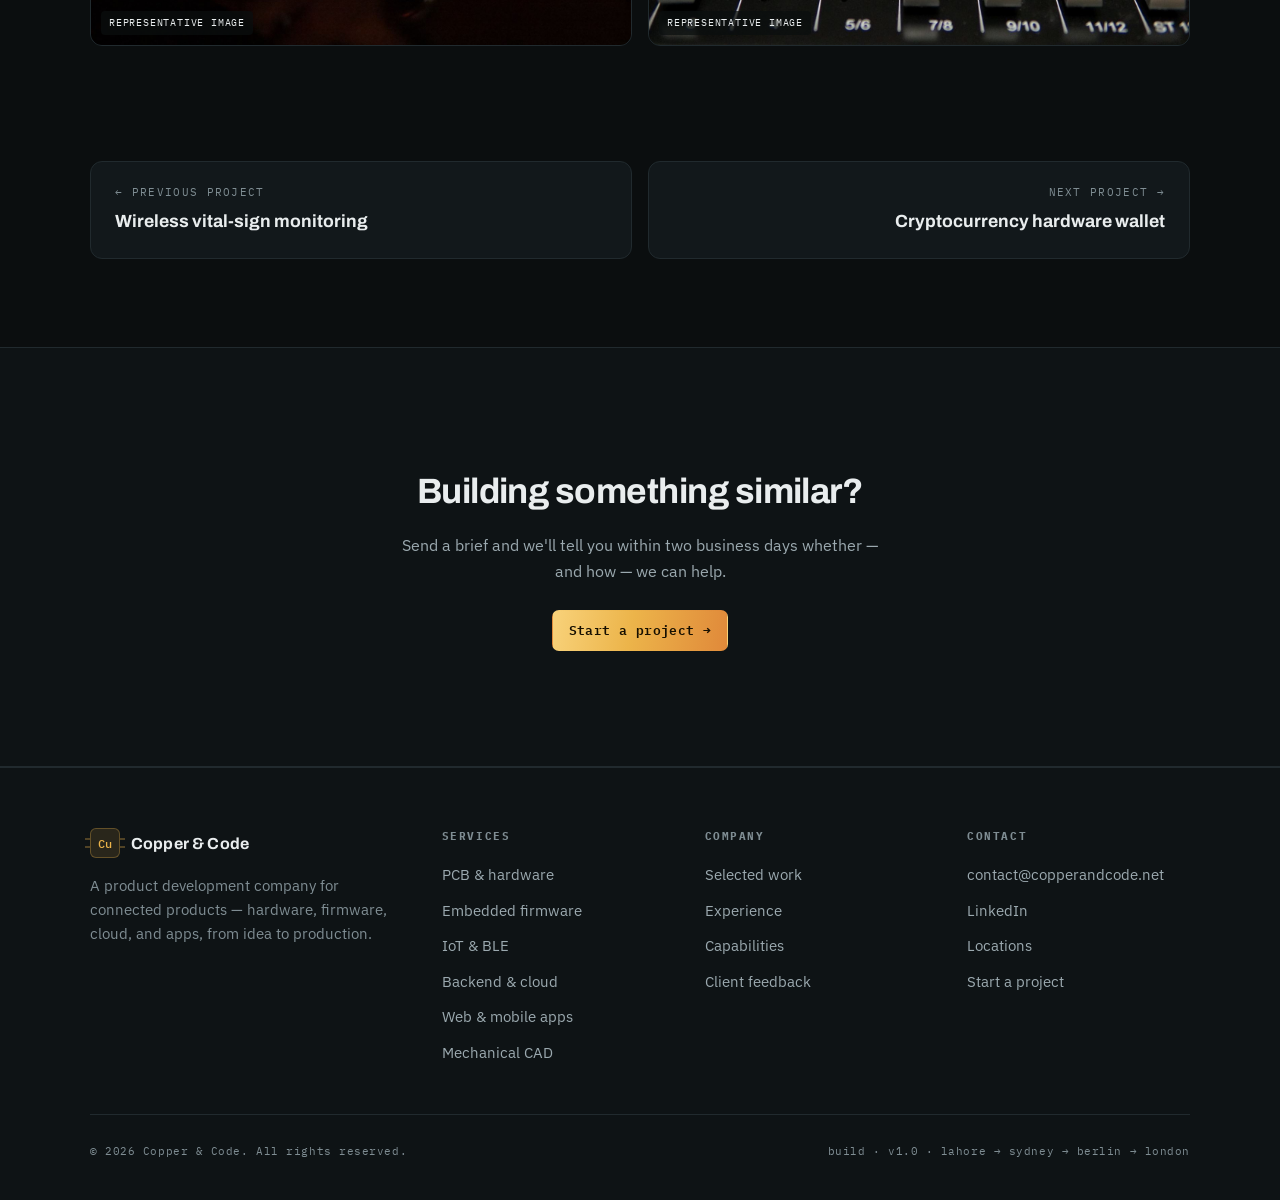
<file: work/audio-video-boards.html>
<!DOCTYPE html>
<html lang="en">
<head>
<meta charset="UTF-8">
<meta name="viewport" content="width=device-width, initial-scale=1.0">
<title>Pro Audio &amp; Video Boards — Copper &amp; Code</title>
<meta name="description" content="Production audio boards on STM32 with USB, analog, S/PDIF, and Bluetooth-speaker inputs, plus RK3566-based video boards for 24/7 showroom operation.">
<link rel="preconnect" href="https://fonts.googleapis.com">
<link rel="preconnect" href="https://fonts.gstatic.com" crossorigin>
<link href="https://fonts.googleapis.com/css2?family=Archivo:wght@500;600;700;800&family=IBM+Plex+Mono:wght@400;500&family=IBM+Plex+Sans:wght@400;500;600&display=swap" rel="stylesheet">
<link rel="stylesheet" href="../styles.css">
<link rel="icon" href="../favicon.svg" type="image/svg+xml">
<link rel="apple-touch-icon" href="../apple-touch-icon.png">
<link rel="canonical" href="https://copperandcode.net/work/audio-video-boards">
<meta name="theme-color" content="#0B0E0F">
<meta property="og:type" content="article">
<meta property="og:site_name" content="Copper &amp; Code">
<meta property="og:title" content="Pro Audio &amp; Video Boards — Copper &amp; Code">
<meta property="og:description" content="Production audio boards on STM32 with USB, analog, S/PDIF, and Bluetooth-speaker inputs, plus RK3566-based video boards for 24/7 showroom operation.">
<meta property="og:url" content="https://copperandcode.net/work/audio-video-boards">
<meta property="og:image" content="https://copperandcode.net/images/og/audio-video-boards.png">
<meta property="og:image:width" content="1200">
<meta property="og:image:height" content="630">
<meta name="twitter:card" content="summary_large_image">
<script type="application/ld+json">
{
  "@context": "https://schema.org",
  "@graph": [
    {
      "@type": "CreativeWork",
      "name": "Pro audio & video boards",
      "description": "Production audio boards on STM32 with USB, analog, S/PDIF, and Bluetooth-speaker inputs, plus RK3566-based video boards for 24/7 showroom operation.",
      "url": "https://copperandcode.net/work/audio-video-boards",
      "image": "https://copperandcode.net/images/og/audio-video-boards.png",
      "creator": {
        "@type": "Organization",
        "name": "Copper & Code",
        "url": "https://copperandcode.net/"
      }
    },
    {
      "@type": "BreadcrumbList",
      "itemListElement": [
        {
          "@type": "ListItem",
          "position": 1,
          "name": "Home",
          "item": "https://copperandcode.net/"
        },
        {
          "@type": "ListItem",
          "position": 2,
          "name": "Selected work",
          "item": "https://copperandcode.net/#work"
        },
        {
          "@type": "ListItem",
          "position": 3,
          "name": "Pro audio & video boards",
          "item": "https://copperandcode.net/work/audio-video-boards"
        }
      ]
    }
  ]
}
</script>
<script>document.documentElement.classList.add('js')</script>
</head>
<body>

<a class="skip" href="#main">Skip to content</a>

<nav class="nav" id="nav">
  <div class="nav-inner">
    <a href="../index.html#top" class="brand">
      <span class="chip">Cu</span>
      <span>Copper&nbsp;&amp;&nbsp;Code<small>Product Development</small></span>
    </a>
    <div class="nav-links" id="navLinks">
      <a href="../index.html#services">Services</a>
      <a href="../index.html#work">Work</a>
      <a href="../index.html#experience">Experience</a>
      <a href="../index.html#stack">Stack</a>
      <a href="../index.html#feedback">Feedback</a>
      <a href="../index.html#contact" class="menu-only">Contact</a>
    </div>
    <div class="nav-cta">
      <a href="mailto:contact@copperandcode.net" class="btn btn-ghost">contact@copperandcode.net</a>
      <a href="../index.html#contact" class="btn btn-primary">Start a project</a>
      <button class="hamburger" id="hamburger" aria-label="Toggle menu" aria-controls="navLinks" aria-expanded="false">
        <span></span><span></span><span></span>
      </button>
    </div>
  </div>
</nav>

<main id="main">

<header class="detail-hero">
  <div class="wrap">
    <a class="detail-back reveal" href="../index.html#work">← Back to selected work</a>
    <div class="work-meta reveal"><span><span class="dot"></span>Pro-audio &amp; video</span><span>STM32 · RK3566</span></div>
    <h1 class="reveal">Pro audio &amp; video boards</h1>
    <p class="detail-lede reveal">Production audio boards on STM32 with USB, analog, S/PDIF, and Bluetooth-speaker inputs, running a single field-configurable binary across board variants — plus RK3566-based video boards with a smart watchdog for reliable 24/7 showroom operation.</p>
    <p class="detail-lede reveal">Shipping one binary across multiple board variants meant the input-routing and configuration logic had to detect its hardware at boot rather than being flashed per-SKU, and the watchdog on the video boards had to recover a frozen display without a human ever noticing.</p>
    <div class="tags reveal"><span class="tag">USB Audio</span><span class="tag">S/PDIF</span><span class="tag">Bluetooth audio</span><span class="tag">RK3566</span><span class="tag">Watchdog</span></div>
  </div>
</header>

<section class="section gallery-section">
  <div class="wrap">
    <div class="gallery reveal">
      <div class="gallery-item wide">
        <img src="../images/audio-video-boards.svg" alt="Illustration: STM32 audio board with jacks, USB and Bluetooth" loading="lazy" onerror="this.parentNode.classList.add('no-img')">
      </div>
      <div class="gallery-item half">
        <img src="../images/stock/audio-video-boards-1.jpg" alt="Representative image: digital live-sound mixing console" loading="lazy" onerror="this.parentNode.classList.add('no-img')">
        <span class="img-note">Representative image</span>
      </div>
      <div class="gallery-item half">
        <img src="../images/stock/audio-video-boards-2.jpg" alt="Representative image: mixer faders and level meters" loading="lazy" onerror="this.parentNode.classList.add('no-img')">
        <span class="img-note">Representative image</span>
      </div>
    </div>
  </div>
</section>

<nav class="section pager-section" aria-label="More projects">
  <div class="wrap pager">
    <a class="prev" href="vital-sign-monitoring.html"><div class="pk">← Previous project</div><div class="pt">Wireless vital-sign monitoring</div></a>
    <a class="next" href="crypto-hardware-wallet.html"><div class="pk">Next project →</div><div class="pt">Cryptocurrency hardware wallet</div></a>
  </div>
</nav>

<section class="section alt">
  <div class="wrap detail-cta reveal">
    <h2>Building something similar?</h2>
    <p>Send a brief and we'll tell you within two business days whether — and how — we can help.</p>
    <a href="../index.html#contact" class="btn btn-primary">Start a project →</a>
  </div>
</section>

</main>

<footer class="footer">
  <div class="wrap">
    <div class="footer-grid">
      <div class="footer-brand">
        <a href="../index.html#top" class="brand"><span class="chip">Cu</span><span>Copper&nbsp;&amp;&nbsp;Code</span></a>
        <p>A product development company for connected products — hardware, firmware, cloud, and apps, from idea to production.</p>
      </div>
      <div>
        <h4>Services</h4>
        <ul>
          <li><a href="../index.html#services">PCB &amp; hardware</a></li>
          <li><a href="../index.html#services">Embedded firmware</a></li>
          <li><a href="../index.html#services">IoT &amp; BLE</a></li>
          <li><a href="../index.html#services">Backend &amp; cloud</a></li>
          <li><a href="../index.html#services">Web &amp; mobile apps</a></li>
          <li><a href="../index.html#services">Mechanical CAD</a></li>
        </ul>
      </div>
      <div>
        <h4>Company</h4>
        <ul>
          <li><a href="../index.html#work">Selected work</a></li>
          <li><a href="../index.html#experience">Experience</a></li>
          <li><a href="../index.html#stack">Capabilities</a></li>
          <li><a href="../index.html#feedback">Client feedback</a></li>
        </ul>
      </div>
      <div>
        <h4>Contact</h4>
        <ul>
          <li><a href="mailto:contact@copperandcode.net">contact@copperandcode.net</a></li>
          <li><a href="https://www.linkedin.com/company/copper-and-code/" target="_blank" rel="noopener">LinkedIn</a></li>
          <li><a href="../index.html#studio">Locations</a></li>
          <li><a href="../index.html#contact">Start a project</a></li>
        </ul>
      </div>
    </div>
    <div class="footer-bottom">
      <p>© 2026 Copper &amp; Code. All rights reserved.</p>
      <span class="build">build · v1.0 · lahore → sydney → berlin → london</span>
    </div>
  </div>
</footer>

<script src="../main.js"></script>
</body>
</html>
</file>
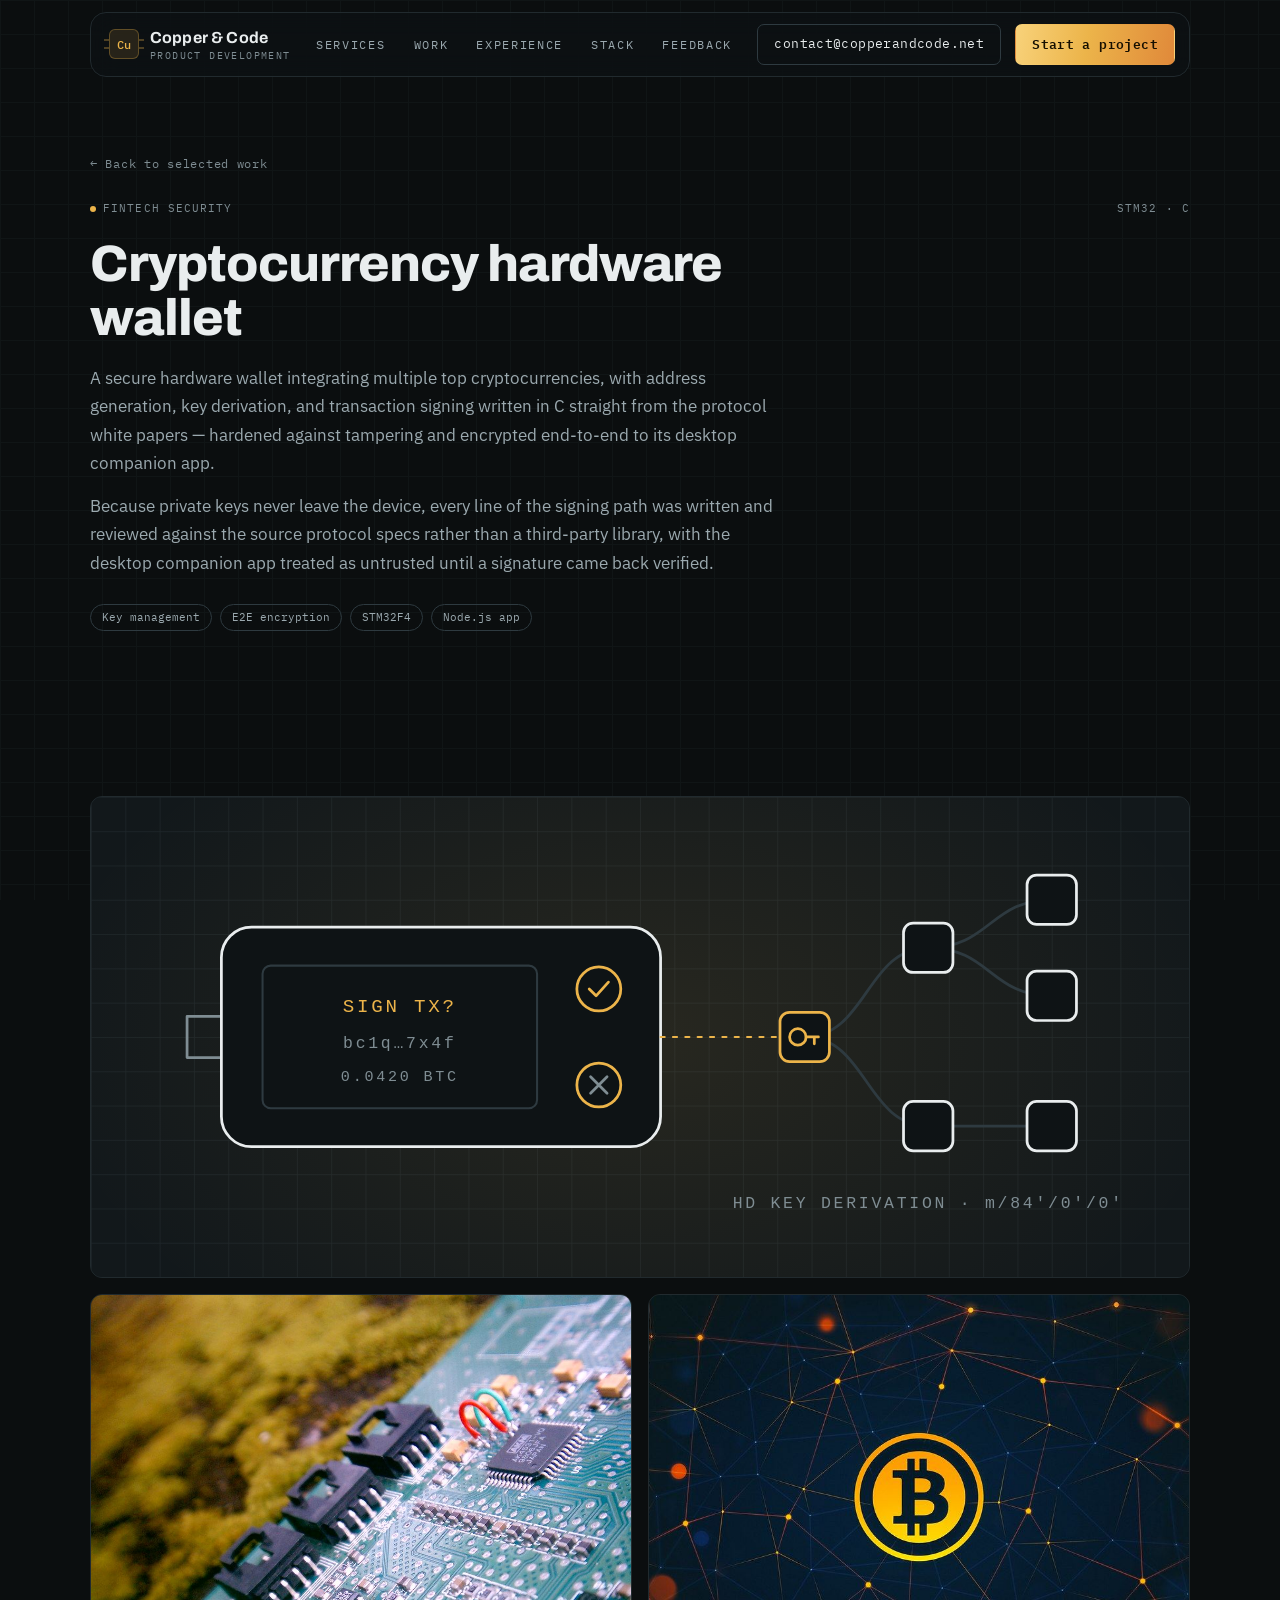
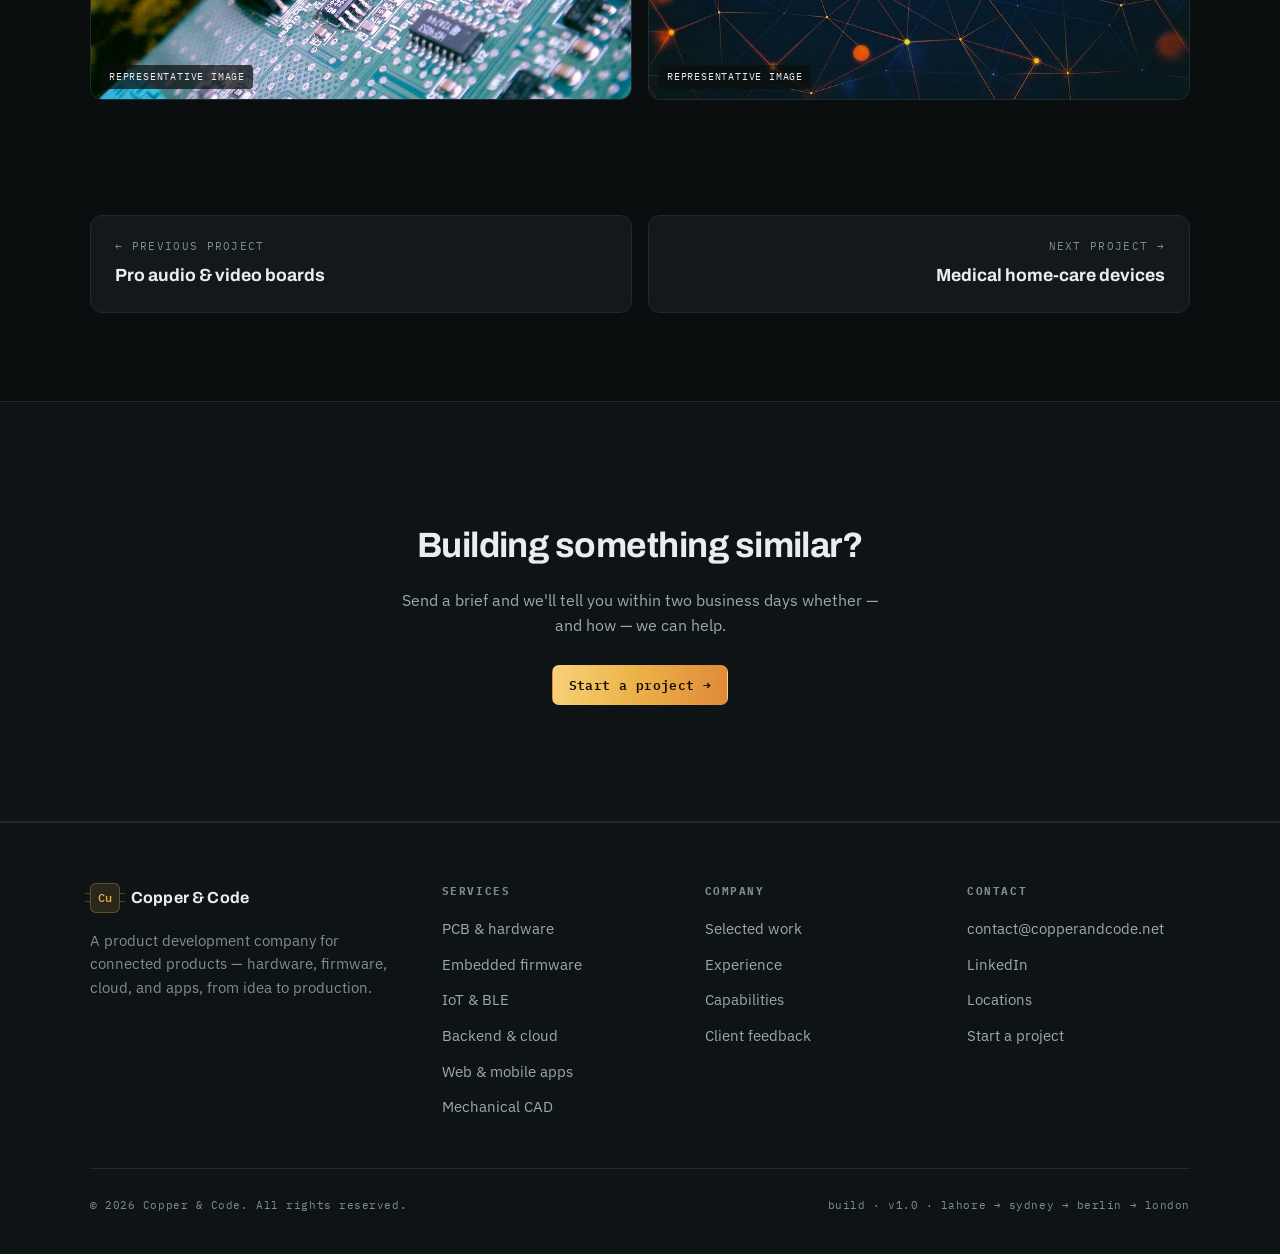
<file: work/crypto-hardware-wallet.html>
<!DOCTYPE html>
<html lang="en">
<head>
<meta charset="UTF-8">
<meta name="viewport" content="width=device-width, initial-scale=1.0">
<title>Cryptocurrency Hardware Wallet — Copper &amp; Code</title>
<meta name="description" content="A secure hardware wallet with address generation, key derivation, and transaction signing written in C, hardened against tampering.">
<link rel="preconnect" href="https://fonts.googleapis.com">
<link rel="preconnect" href="https://fonts.gstatic.com" crossorigin>
<link href="https://fonts.googleapis.com/css2?family=Archivo:wght@500;600;700;800&family=IBM+Plex+Mono:wght@400;500&family=IBM+Plex+Sans:wght@400;500;600&display=swap" rel="stylesheet">
<link rel="stylesheet" href="../styles.css">
<link rel="icon" href="../favicon.svg" type="image/svg+xml">
<link rel="apple-touch-icon" href="../apple-touch-icon.png">
<link rel="canonical" href="https://copperandcode.net/work/crypto-hardware-wallet">
<meta name="theme-color" content="#0B0E0F">
<meta property="og:type" content="article">
<meta property="og:site_name" content="Copper &amp; Code">
<meta property="og:title" content="Cryptocurrency Hardware Wallet — Copper &amp; Code">
<meta property="og:description" content="A secure hardware wallet with address generation, key derivation, and transaction signing written in C, hardened against tampering.">
<meta property="og:url" content="https://copperandcode.net/work/crypto-hardware-wallet">
<meta property="og:image" content="https://copperandcode.net/images/og/crypto-hardware-wallet.png">
<meta property="og:image:width" content="1200">
<meta property="og:image:height" content="630">
<meta name="twitter:card" content="summary_large_image">
<script type="application/ld+json">
{
  "@context": "https://schema.org",
  "@graph": [
    {
      "@type": "CreativeWork",
      "name": "Cryptocurrency hardware wallet",
      "description": "A secure hardware wallet with address generation, key derivation, and transaction signing written in C, hardened against tampering.",
      "url": "https://copperandcode.net/work/crypto-hardware-wallet",
      "image": "https://copperandcode.net/images/og/crypto-hardware-wallet.png",
      "creator": {
        "@type": "Organization",
        "name": "Copper & Code",
        "url": "https://copperandcode.net/"
      }
    },
    {
      "@type": "BreadcrumbList",
      "itemListElement": [
        {
          "@type": "ListItem",
          "position": 1,
          "name": "Home",
          "item": "https://copperandcode.net/"
        },
        {
          "@type": "ListItem",
          "position": 2,
          "name": "Selected work",
          "item": "https://copperandcode.net/#work"
        },
        {
          "@type": "ListItem",
          "position": 3,
          "name": "Cryptocurrency hardware wallet",
          "item": "https://copperandcode.net/work/crypto-hardware-wallet"
        }
      ]
    }
  ]
}
</script>
<script>document.documentElement.classList.add('js')</script>
</head>
<body>

<a class="skip" href="#main">Skip to content</a>

<nav class="nav" id="nav">
  <div class="nav-inner">
    <a href="../index.html#top" class="brand">
      <span class="chip">Cu</span>
      <span>Copper&nbsp;&amp;&nbsp;Code<small>Product Development</small></span>
    </a>
    <div class="nav-links" id="navLinks">
      <a href="../index.html#services">Services</a>
      <a href="../index.html#work">Work</a>
      <a href="../index.html#experience">Experience</a>
      <a href="../index.html#stack">Stack</a>
      <a href="../index.html#feedback">Feedback</a>
      <a href="../index.html#contact" class="menu-only">Contact</a>
    </div>
    <div class="nav-cta">
      <a href="mailto:contact@copperandcode.net" class="btn btn-ghost">contact@copperandcode.net</a>
      <a href="../index.html#contact" class="btn btn-primary">Start a project</a>
      <button class="hamburger" id="hamburger" aria-label="Toggle menu" aria-controls="navLinks" aria-expanded="false">
        <span></span><span></span><span></span>
      </button>
    </div>
  </div>
</nav>

<main id="main">

<header class="detail-hero">
  <div class="wrap">
    <a class="detail-back reveal" href="../index.html#work">← Back to selected work</a>
    <div class="work-meta reveal"><span><span class="dot"></span>Fintech security</span><span>STM32 · C</span></div>
    <h1 class="reveal">Cryptocurrency hardware wallet</h1>
    <p class="detail-lede reveal">A secure hardware wallet integrating multiple top cryptocurrencies, with address generation, key derivation, and transaction signing written in C straight from the protocol white papers — hardened against tampering and encrypted end-to-end to its desktop companion app.</p>
    <p class="detail-lede reveal">Because private keys never leave the device, every line of the signing path was written and reviewed against the source protocol specs rather than a third-party library, with the desktop companion app treated as untrusted until a signature came back verified.</p>
    <div class="tags reveal"><span class="tag">Key management</span><span class="tag">E2E encryption</span><span class="tag">STM32F4</span><span class="tag">Node.js app</span></div>
  </div>
</header>

<section class="section gallery-section">
  <div class="wrap">
    <div class="gallery reveal">
      <div class="gallery-item wide">
        <img src="../images/crypto-hardware-wallet.svg" alt="Illustration: hardware wallet confirming a transaction, with key-derivation tree" loading="lazy" onerror="this.parentNode.classList.add('no-img')">
      </div>
      <div class="gallery-item half">
        <img src="../images/stock/crypto-hardware-wallet-1.jpg" alt="Representative image: close-up of a densely populated circuit board" loading="lazy" onerror="this.parentNode.classList.add('no-img')">
        <span class="img-note">Representative image</span>
      </div>
      <div class="gallery-item half">
        <img src="../images/stock/crypto-hardware-wallet-2.jpg" alt="Representative image: Bitcoin network graphic" loading="lazy" onerror="this.parentNode.classList.add('no-img')">
        <span class="img-note">Representative image</span>
      </div>
    </div>
  </div>
</section>

<nav class="section pager-section" aria-label="More projects">
  <div class="wrap pager">
    <a class="prev" href="audio-video-boards.html"><div class="pk">← Previous project</div><div class="pt">Pro audio &amp; video boards</div></a>
    <a class="next" href="medical-home-care.html"><div class="pk">Next project →</div><div class="pt">Medical home-care devices</div></a>
  </div>
</nav>

<section class="section alt">
  <div class="wrap detail-cta reveal">
    <h2>Building something similar?</h2>
    <p>Send a brief and we'll tell you within two business days whether — and how — we can help.</p>
    <a href="../index.html#contact" class="btn btn-primary">Start a project →</a>
  </div>
</section>

</main>

<footer class="footer">
  <div class="wrap">
    <div class="footer-grid">
      <div class="footer-brand">
        <a href="../index.html#top" class="brand"><span class="chip">Cu</span><span>Copper&nbsp;&amp;&nbsp;Code</span></a>
        <p>A product development company for connected products — hardware, firmware, cloud, and apps, from idea to production.</p>
      </div>
      <div>
        <h4>Services</h4>
        <ul>
          <li><a href="../index.html#services">PCB &amp; hardware</a></li>
          <li><a href="../index.html#services">Embedded firmware</a></li>
          <li><a href="../index.html#services">IoT &amp; BLE</a></li>
          <li><a href="../index.html#services">Backend &amp; cloud</a></li>
          <li><a href="../index.html#services">Web &amp; mobile apps</a></li>
          <li><a href="../index.html#services">Mechanical CAD</a></li>
        </ul>
      </div>
      <div>
        <h4>Company</h4>
        <ul>
          <li><a href="../index.html#work">Selected work</a></li>
          <li><a href="../index.html#experience">Experience</a></li>
          <li><a href="../index.html#stack">Capabilities</a></li>
          <li><a href="../index.html#feedback">Client feedback</a></li>
        </ul>
      </div>
      <div>
        <h4>Contact</h4>
        <ul>
          <li><a href="mailto:contact@copperandcode.net">contact@copperandcode.net</a></li>
          <li><a href="https://www.linkedin.com/company/copper-and-code/" target="_blank" rel="noopener">LinkedIn</a></li>
          <li><a href="../index.html#studio">Locations</a></li>
          <li><a href="../index.html#contact">Start a project</a></li>
        </ul>
      </div>
    </div>
    <div class="footer-bottom">
      <p>© 2026 Copper &amp; Code. All rights reserved.</p>
      <span class="build">build · v1.0 · lahore → sydney → berlin → london</span>
    </div>
  </div>
</footer>

<script src="../main.js"></script>
</body>
</html>
</file>
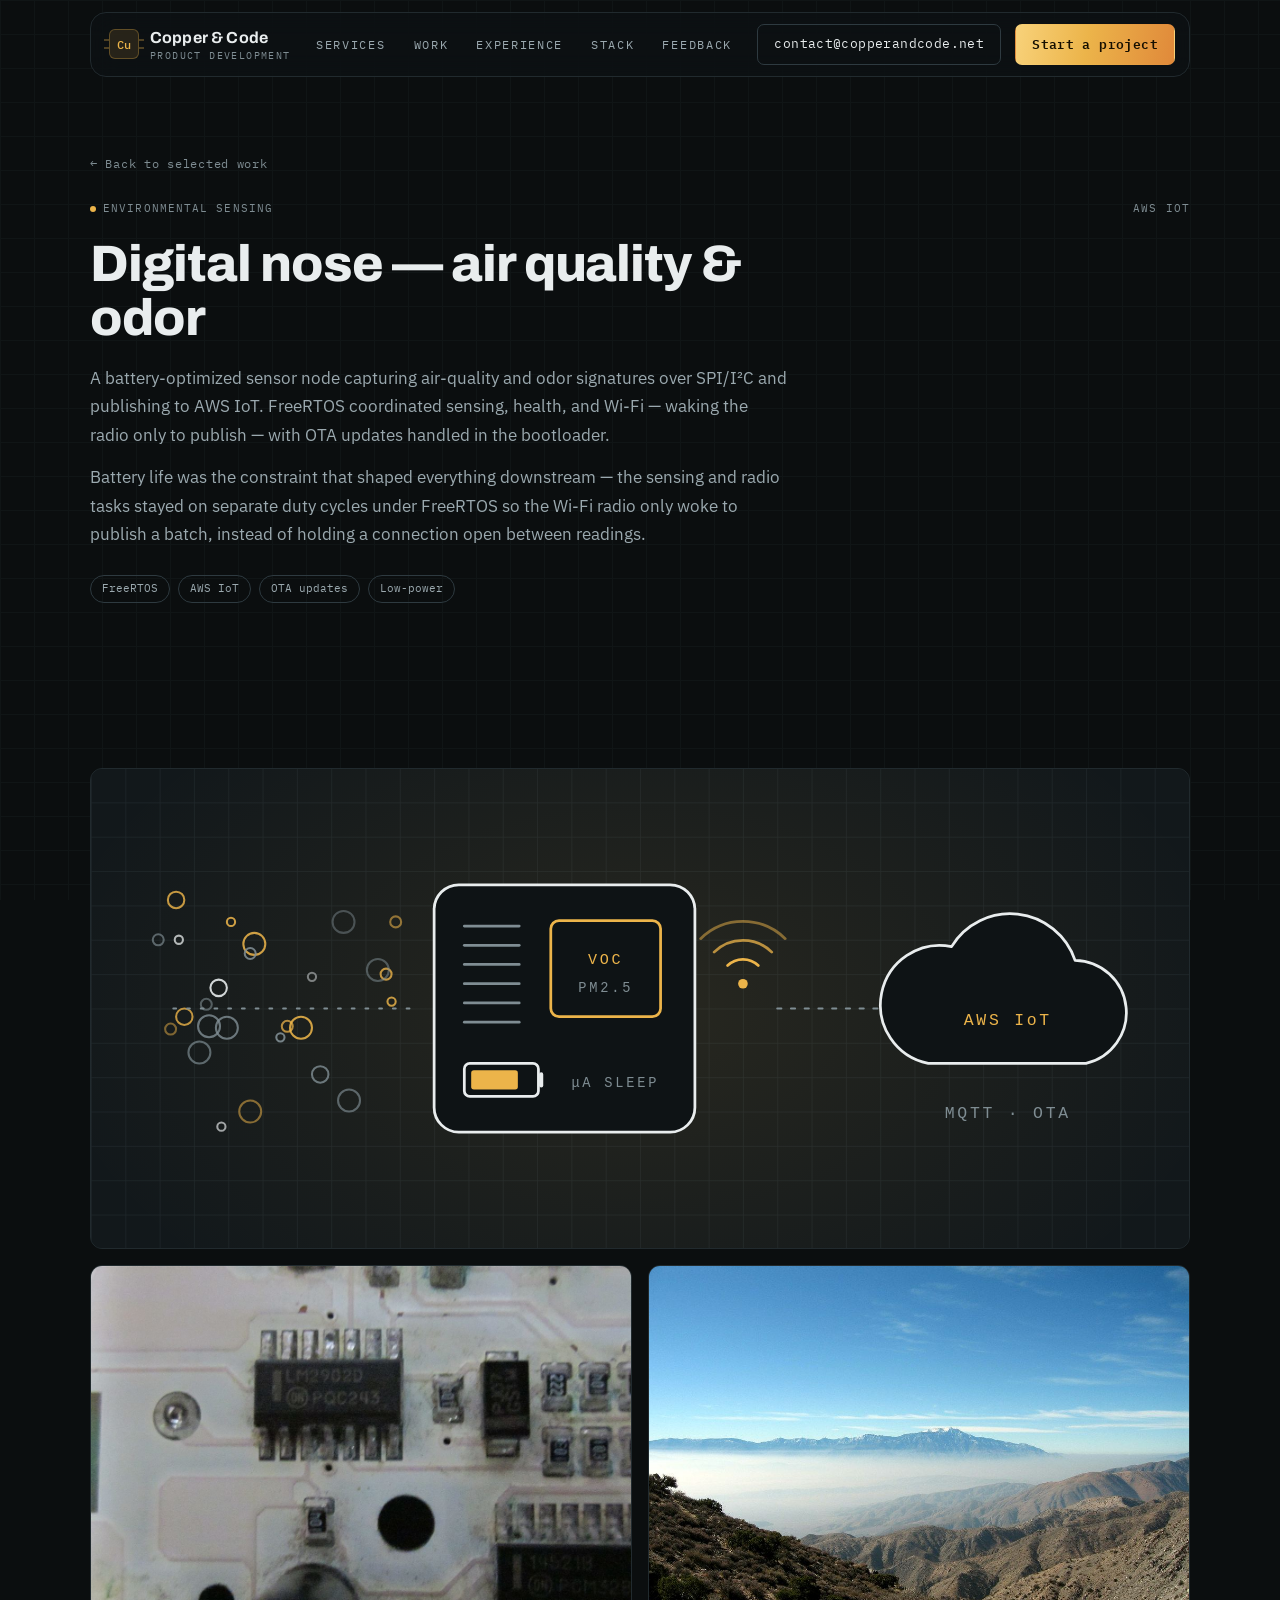
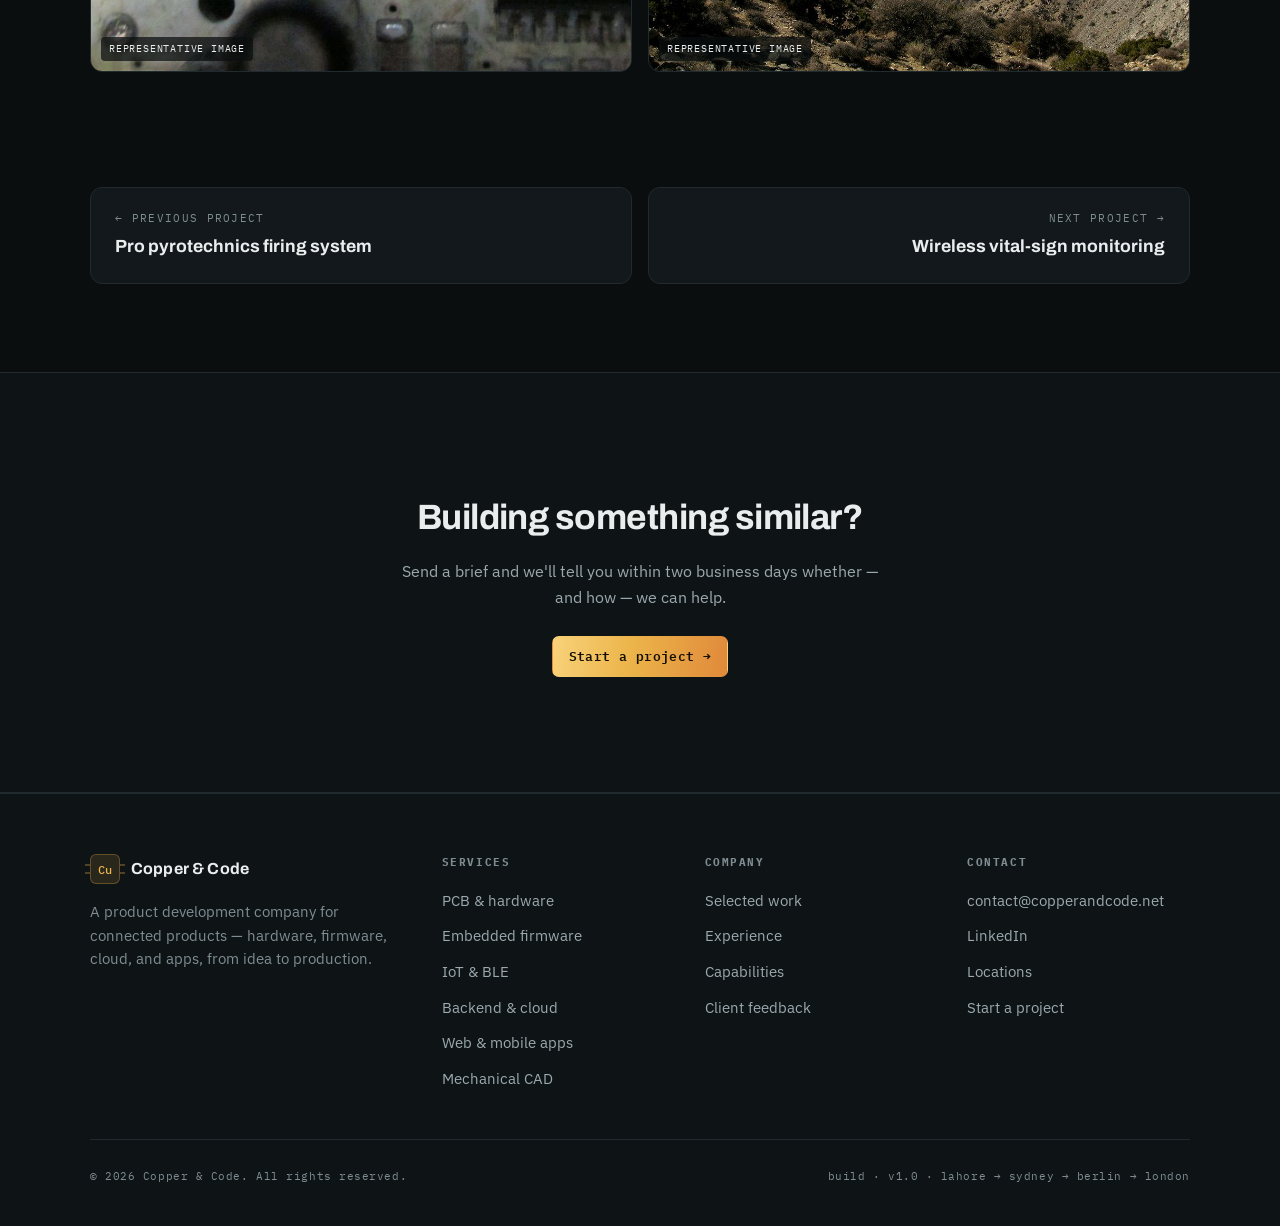
<file: work/digital-nose.html>
<!DOCTYPE html>
<html lang="en">
<head>
<meta charset="UTF-8">
<meta name="viewport" content="width=device-width, initial-scale=1.0">
<title>Digital Nose — Air Quality &amp; Odor — Copper &amp; Code</title>
<meta name="description" content="A battery-optimized sensor node capturing air-quality and odor signatures and publishing to AWS IoT on FreeRTOS.">
<link rel="preconnect" href="https://fonts.googleapis.com">
<link rel="preconnect" href="https://fonts.gstatic.com" crossorigin>
<link href="https://fonts.googleapis.com/css2?family=Archivo:wght@500;600;700;800&family=IBM+Plex+Mono:wght@400;500&family=IBM+Plex+Sans:wght@400;500;600&display=swap" rel="stylesheet">
<link rel="stylesheet" href="../styles.css">
<link rel="icon" href="../favicon.svg" type="image/svg+xml">
<link rel="apple-touch-icon" href="../apple-touch-icon.png">
<link rel="canonical" href="https://copperandcode.net/work/digital-nose">
<meta name="theme-color" content="#0B0E0F">
<meta property="og:type" content="article">
<meta property="og:site_name" content="Copper &amp; Code">
<meta property="og:title" content="Digital Nose — Air Quality &amp; Odor — Copper &amp; Code">
<meta property="og:description" content="A battery-optimized sensor node capturing air-quality and odor signatures and publishing to AWS IoT on FreeRTOS.">
<meta property="og:url" content="https://copperandcode.net/work/digital-nose">
<meta property="og:image" content="https://copperandcode.net/images/og/digital-nose.png">
<meta property="og:image:width" content="1200">
<meta property="og:image:height" content="630">
<meta name="twitter:card" content="summary_large_image">
<script type="application/ld+json">
{
  "@context": "https://schema.org",
  "@graph": [
    {
      "@type": "CreativeWork",
      "name": "Digital nose — air quality & odor",
      "description": "A battery-optimized sensor node capturing air-quality and odor signatures and publishing to AWS IoT on FreeRTOS.",
      "url": "https://copperandcode.net/work/digital-nose",
      "image": "https://copperandcode.net/images/og/digital-nose.png",
      "creator": {
        "@type": "Organization",
        "name": "Copper & Code",
        "url": "https://copperandcode.net/"
      }
    },
    {
      "@type": "BreadcrumbList",
      "itemListElement": [
        {
          "@type": "ListItem",
          "position": 1,
          "name": "Home",
          "item": "https://copperandcode.net/"
        },
        {
          "@type": "ListItem",
          "position": 2,
          "name": "Selected work",
          "item": "https://copperandcode.net/#work"
        },
        {
          "@type": "ListItem",
          "position": 3,
          "name": "Digital nose — air quality & odor",
          "item": "https://copperandcode.net/work/digital-nose"
        }
      ]
    }
  ]
}
</script>
<script>document.documentElement.classList.add('js')</script>
</head>
<body>

<a class="skip" href="#main">Skip to content</a>

<nav class="nav" id="nav">
  <div class="nav-inner">
    <a href="../index.html#top" class="brand">
      <span class="chip">Cu</span>
      <span>Copper&nbsp;&amp;&nbsp;Code<small>Product Development</small></span>
    </a>
    <div class="nav-links" id="navLinks">
      <a href="../index.html#services">Services</a>
      <a href="../index.html#work">Work</a>
      <a href="../index.html#experience">Experience</a>
      <a href="../index.html#stack">Stack</a>
      <a href="../index.html#feedback">Feedback</a>
      <a href="../index.html#contact" class="menu-only">Contact</a>
    </div>
    <div class="nav-cta">
      <a href="mailto:contact@copperandcode.net" class="btn btn-ghost">contact@copperandcode.net</a>
      <a href="../index.html#contact" class="btn btn-primary">Start a project</a>
      <button class="hamburger" id="hamburger" aria-label="Toggle menu" aria-controls="navLinks" aria-expanded="false">
        <span></span><span></span><span></span>
      </button>
    </div>
  </div>
</nav>

<main id="main">

<header class="detail-hero">
  <div class="wrap">
    <a class="detail-back reveal" href="../index.html#work">← Back to selected work</a>
    <div class="work-meta reveal"><span><span class="dot"></span>Environmental sensing</span><span>AWS IoT</span></div>
    <h1 class="reveal">Digital nose — air quality &amp; odor</h1>
    <p class="detail-lede reveal">A battery-optimized sensor node capturing air-quality and odor signatures over SPI/I²C and publishing to AWS IoT. FreeRTOS coordinated sensing, health, and Wi-Fi — waking the radio only to publish — with OTA updates handled in the bootloader.</p>
    <p class="detail-lede reveal">Battery life was the constraint that shaped everything downstream — the sensing and radio tasks stayed on separate duty cycles under FreeRTOS so the Wi-Fi radio only woke to publish a batch, instead of holding a connection open between readings.</p>
    <div class="tags reveal"><span class="tag">FreeRTOS</span><span class="tag">AWS IoT</span><span class="tag">OTA updates</span><span class="tag">Low-power</span></div>
  </div>
</header>

<section class="section gallery-section">
  <div class="wrap">
    <div class="gallery reveal">
      <div class="gallery-item wide">
        <img src="../images/digital-nose.svg" alt="Illustration: battery-powered air-quality node publishing to AWS IoT" loading="lazy" onerror="this.parentNode.classList.add('no-img')">
      </div>
      <div class="gallery-item half">
        <img src="../images/stock/digital-nose-1.jpg" alt="Representative image: printed circuit board with surface-mount ICs" loading="lazy" onerror="this.parentNode.classList.add('no-img')">
        <span class="img-note">Representative image</span>
      </div>
      <div class="gallery-item half">
        <img src="../images/stock/digital-nose-2.jpg" alt="Representative image: haze from air pollution over a mountain valley" loading="lazy" onerror="this.parentNode.classList.add('no-img')">
        <span class="img-note">Representative image</span>
      </div>
    </div>
  </div>
</section>

<nav class="section pager-section" aria-label="More projects">
  <div class="wrap pager">
    <a class="prev" href="pyro-firing-system.html"><div class="pk">← Previous project</div><div class="pt">Pro pyrotechnics firing system</div></a>
    <a class="next" href="vital-sign-monitoring.html"><div class="pk">Next project →</div><div class="pt">Wireless vital-sign monitoring</div></a>
  </div>
</nav>

<section class="section alt">
  <div class="wrap detail-cta reveal">
    <h2>Building something similar?</h2>
    <p>Send a brief and we'll tell you within two business days whether — and how — we can help.</p>
    <a href="../index.html#contact" class="btn btn-primary">Start a project →</a>
  </div>
</section>

</main>

<footer class="footer">
  <div class="wrap">
    <div class="footer-grid">
      <div class="footer-brand">
        <a href="../index.html#top" class="brand"><span class="chip">Cu</span><span>Copper&nbsp;&amp;&nbsp;Code</span></a>
        <p>A product development company for connected products — hardware, firmware, cloud, and apps, from idea to production.</p>
      </div>
      <div>
        <h4>Services</h4>
        <ul>
          <li><a href="../index.html#services">PCB &amp; hardware</a></li>
          <li><a href="../index.html#services">Embedded firmware</a></li>
          <li><a href="../index.html#services">IoT &amp; BLE</a></li>
          <li><a href="../index.html#services">Backend &amp; cloud</a></li>
          <li><a href="../index.html#services">Web &amp; mobile apps</a></li>
          <li><a href="../index.html#services">Mechanical CAD</a></li>
        </ul>
      </div>
      <div>
        <h4>Company</h4>
        <ul>
          <li><a href="../index.html#work">Selected work</a></li>
          <li><a href="../index.html#experience">Experience</a></li>
          <li><a href="../index.html#stack">Capabilities</a></li>
          <li><a href="../index.html#feedback">Client feedback</a></li>
        </ul>
      </div>
      <div>
        <h4>Contact</h4>
        <ul>
          <li><a href="mailto:contact@copperandcode.net">contact@copperandcode.net</a></li>
          <li><a href="https://www.linkedin.com/company/copper-and-code/" target="_blank" rel="noopener">LinkedIn</a></li>
          <li><a href="../index.html#studio">Locations</a></li>
          <li><a href="../index.html#contact">Start a project</a></li>
        </ul>
      </div>
    </div>
    <div class="footer-bottom">
      <p>© 2026 Copper &amp; Code. All rights reserved.</p>
      <span class="build">build · v1.0 · lahore → sydney → berlin → london</span>
    </div>
  </div>
</footer>

<script src="../main.js"></script>
</body>
</html>
</file>
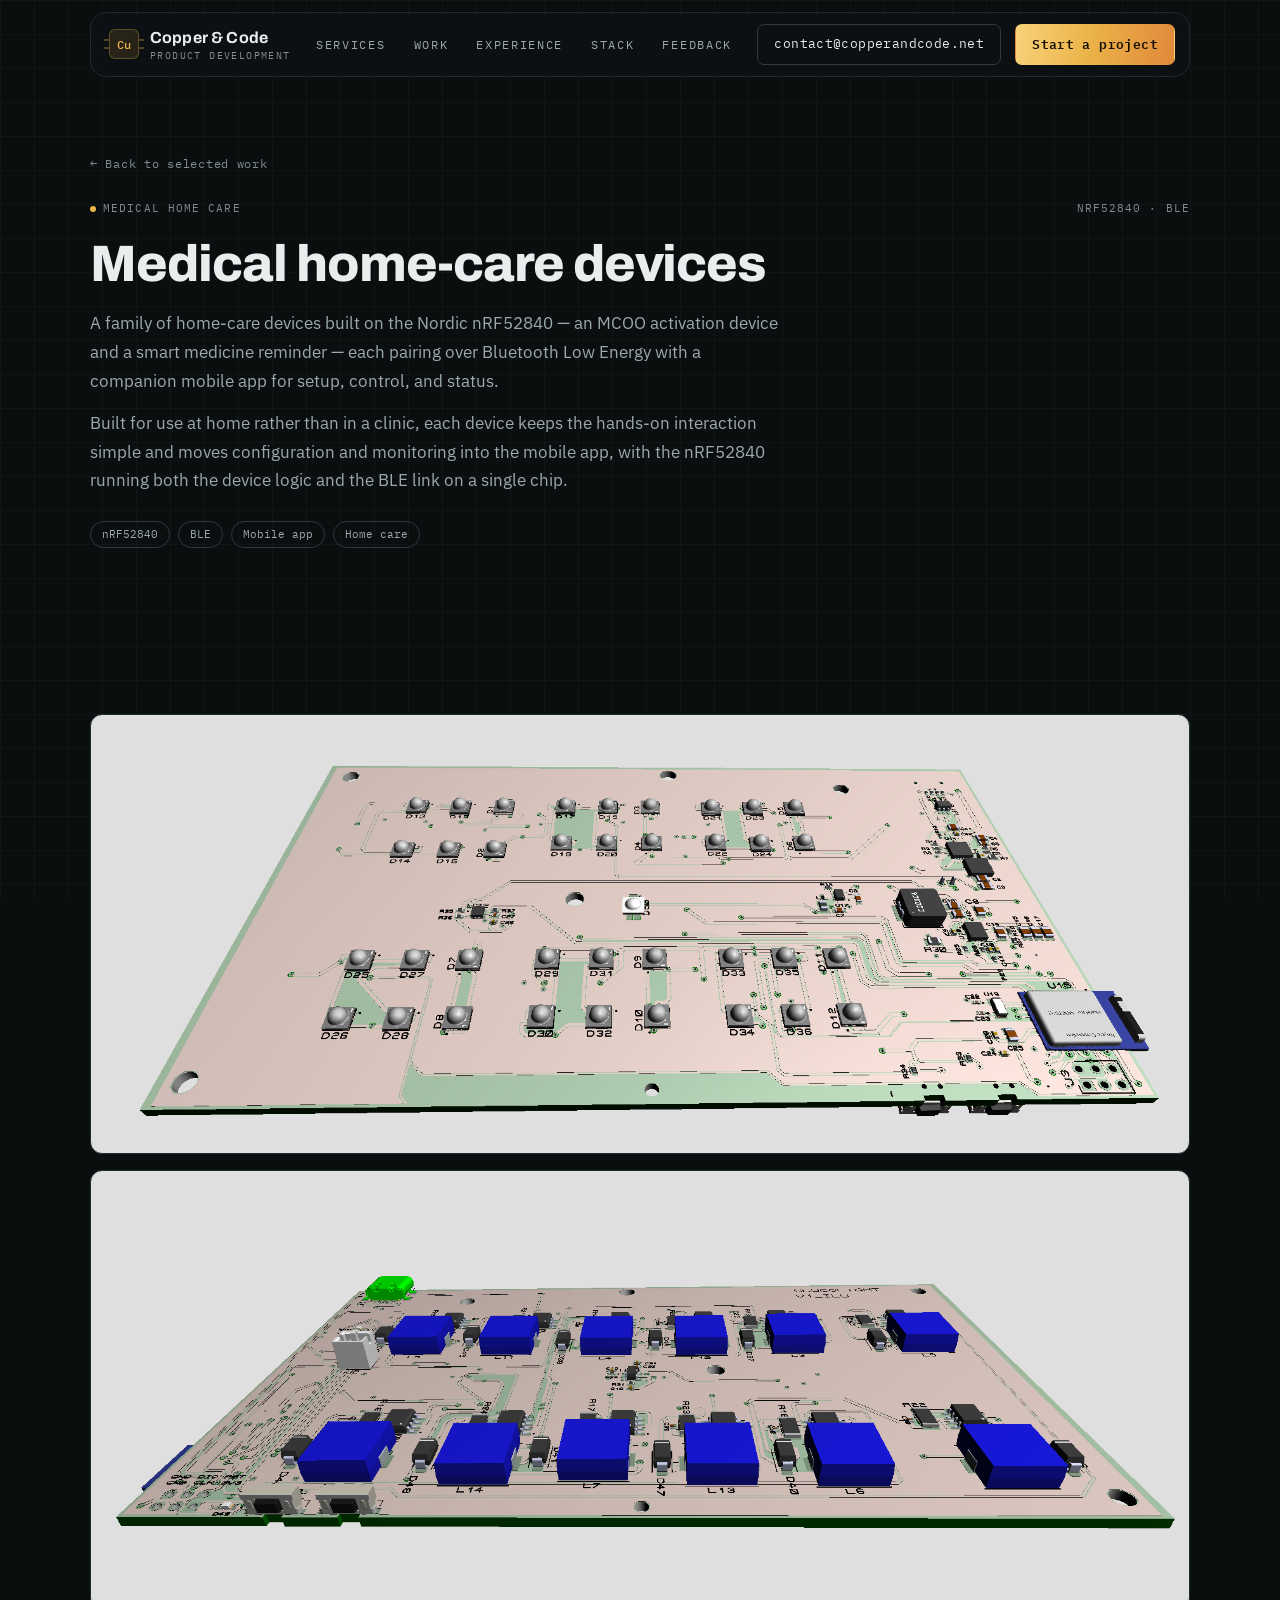
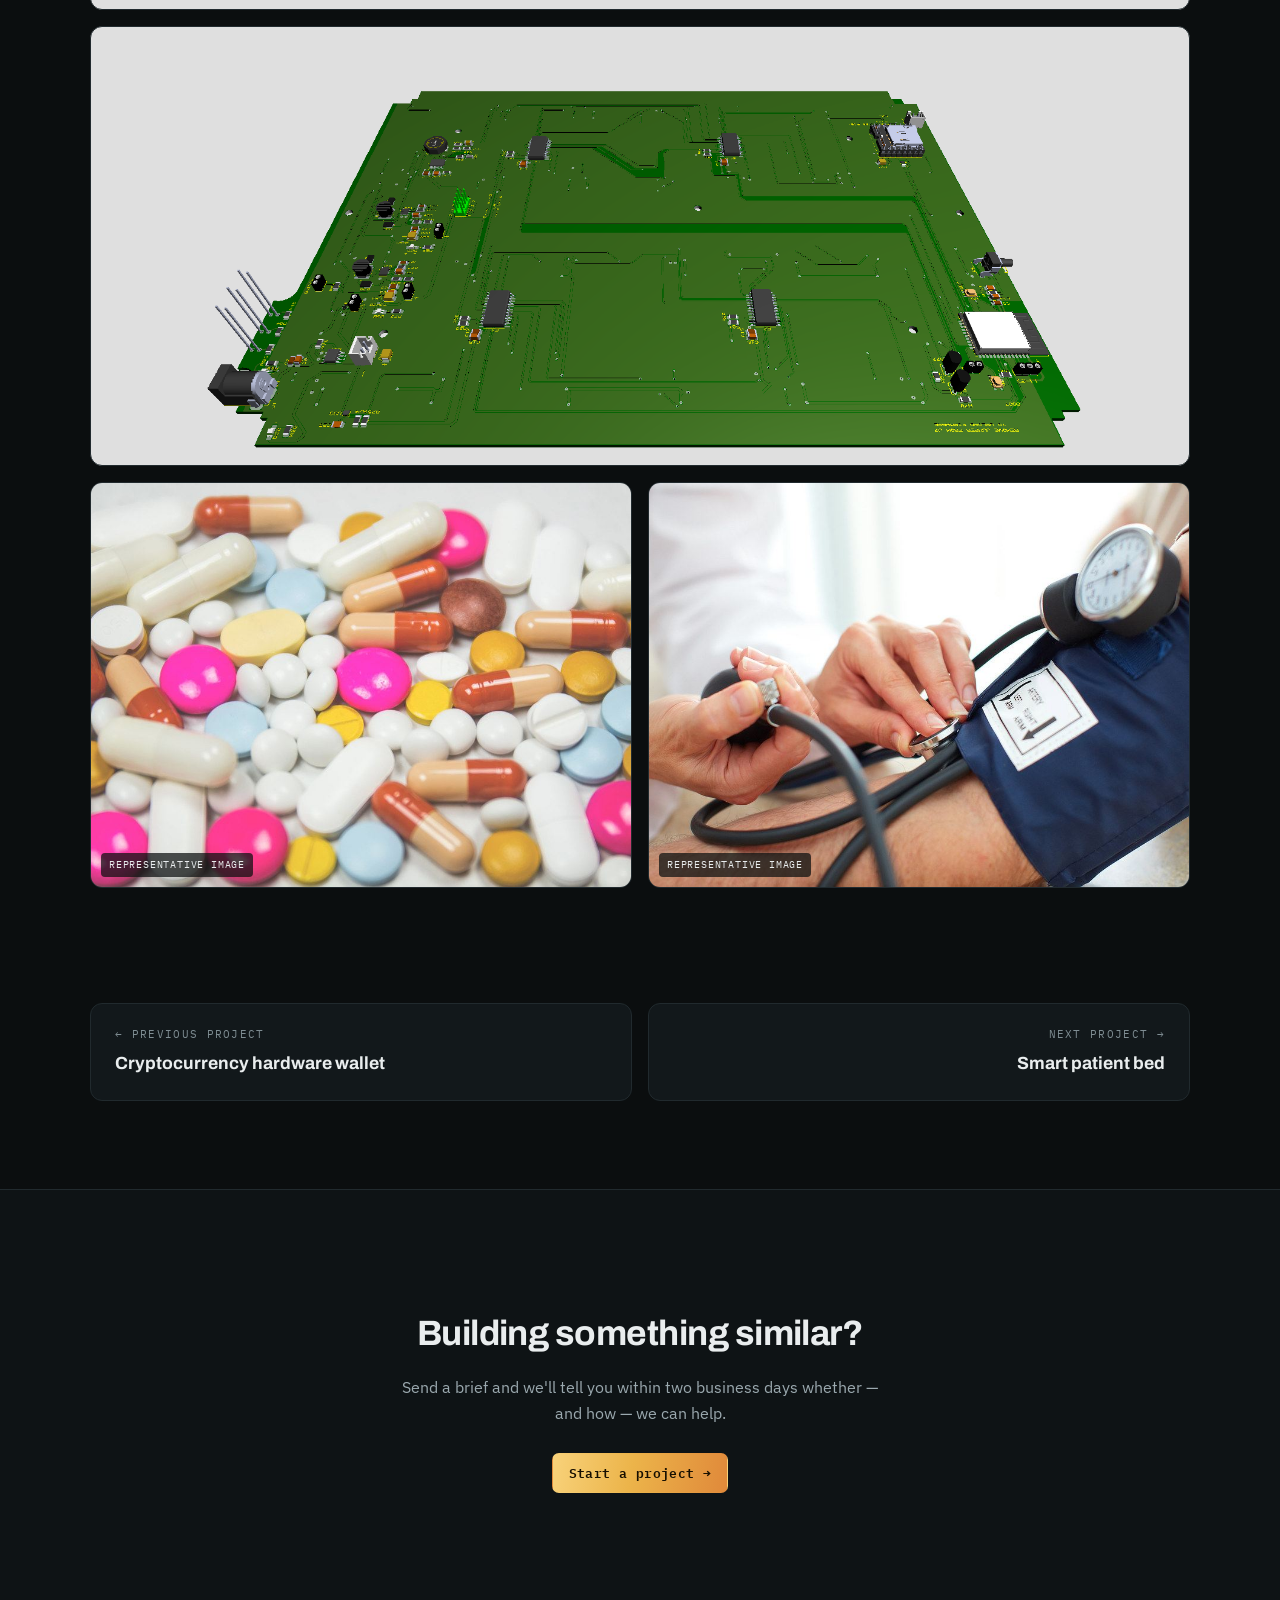
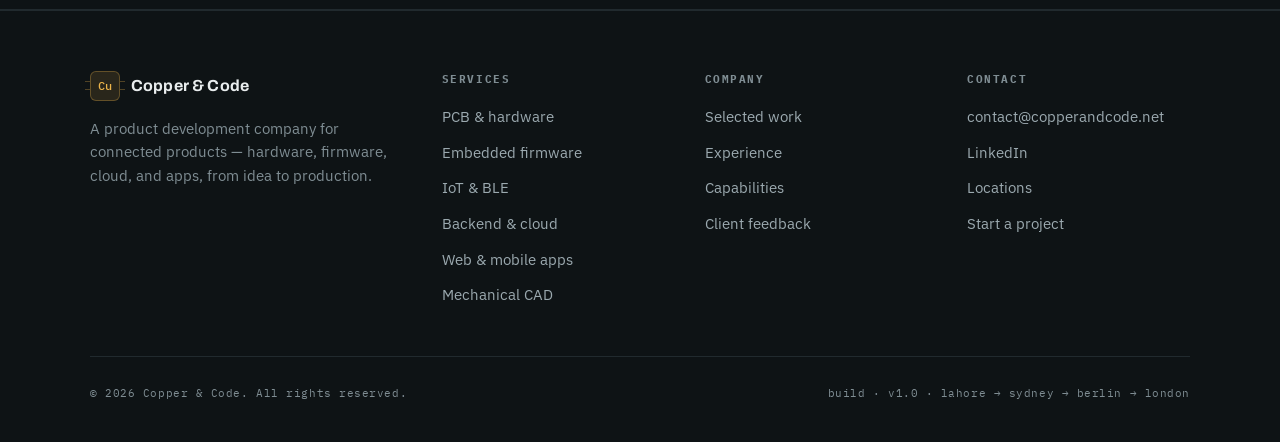
<file: work/medical-home-care.html>
<!DOCTYPE html>
<html lang="en">
<head>
<meta charset="UTF-8">
<meta name="viewport" content="width=device-width, initial-scale=1.0">
<title>Medical Home-Care Devices — Copper &amp; Code</title>
<meta name="description" content="BLE-connected home-care devices on the nRF52840, an MCOO activation device and a smart medicine reminder, each paired with a companion mobile app.">
<link rel="preconnect" href="https://fonts.googleapis.com">
<link rel="preconnect" href="https://fonts.gstatic.com" crossorigin>
<link href="https://fonts.googleapis.com/css2?family=Archivo:wght@500;600;700;800&family=IBM+Plex+Mono:wght@400;500&family=IBM+Plex+Sans:wght@400;500;600&display=swap" rel="stylesheet">
<link rel="stylesheet" href="../styles.css">
<link rel="icon" href="../favicon.svg" type="image/svg+xml">
<link rel="apple-touch-icon" href="../apple-touch-icon.png">
<link rel="canonical" href="https://copperandcode.net/work/medical-home-care">
<meta name="theme-color" content="#0B0E0F">
<meta property="og:type" content="article">
<meta property="og:site_name" content="Copper &amp; Code">
<meta property="og:title" content="Medical Home-Care Devices — Copper &amp; Code">
<meta property="og:description" content="BLE-connected home-care devices on the nRF52840, an MCOO activation device and a smart medicine reminder, each paired with a companion mobile app.">
<meta property="og:url" content="https://copperandcode.net/work/medical-home-care">
<meta property="og:image" content="https://copperandcode.net/images/og/medical-home-care.png">
<meta property="og:image:width" content="1200">
<meta property="og:image:height" content="630">
<meta name="twitter:card" content="summary_large_image">
<script type="application/ld+json">
{
  "@context": "https://schema.org",
  "@graph": [
    {
      "@type": "CreativeWork",
      "name": "Medical home-care devices",
      "description": "BLE-connected home-care devices on the nRF52840, an MCOO activation device and a smart medicine reminder, each paired with a companion mobile app.",
      "url": "https://copperandcode.net/work/medical-home-care",
      "image": "https://copperandcode.net/images/og/medical-home-care.png",
      "creator": {
        "@type": "Organization",
        "name": "Copper & Code",
        "url": "https://copperandcode.net/"
      }
    },
    {
      "@type": "BreadcrumbList",
      "itemListElement": [
        {
          "@type": "ListItem",
          "position": 1,
          "name": "Home",
          "item": "https://copperandcode.net/"
        },
        {
          "@type": "ListItem",
          "position": 2,
          "name": "Selected work",
          "item": "https://copperandcode.net/#work"
        },
        {
          "@type": "ListItem",
          "position": 3,
          "name": "Medical home-care devices",
          "item": "https://copperandcode.net/work/medical-home-care"
        }
      ]
    }
  ]
}
</script>
<script>document.documentElement.classList.add('js')</script>
</head>
<body>

<a class="skip" href="#main">Skip to content</a>

<nav class="nav" id="nav">
  <div class="nav-inner">
    <a href="../index.html#top" class="brand">
      <span class="chip">Cu</span>
      <span>Copper&nbsp;&amp;&nbsp;Code<small>Product Development</small></span>
    </a>
    <div class="nav-links" id="navLinks">
      <a href="../index.html#services">Services</a>
      <a href="../index.html#work">Work</a>
      <a href="../index.html#experience">Experience</a>
      <a href="../index.html#stack">Stack</a>
      <a href="../index.html#feedback">Feedback</a>
      <a href="../index.html#contact" class="menu-only">Contact</a>
    </div>
    <div class="nav-cta">
      <a href="mailto:contact@copperandcode.net" class="btn btn-ghost">contact@copperandcode.net</a>
      <a href="../index.html#contact" class="btn btn-primary">Start a project</a>
      <button class="hamburger" id="hamburger" aria-label="Toggle menu" aria-controls="navLinks" aria-expanded="false">
        <span></span><span></span><span></span>
      </button>
    </div>
  </div>
</nav>

<main id="main">

<header class="detail-hero">
  <div class="wrap">
    <a class="detail-back reveal" href="../index.html#work">← Back to selected work</a>
    <div class="work-meta reveal"><span><span class="dot"></span>Medical home care</span><span>nRF52840 · BLE</span></div>
    <h1 class="reveal">Medical home-care devices</h1>
    <p class="detail-lede reveal">A family of home-care devices built on the Nordic nRF52840 — an MCOO activation device and a smart medicine reminder — each pairing over Bluetooth Low Energy with a companion mobile app for setup, control, and status.</p>
    <p class="detail-lede reveal">Built for use at home rather than in a clinic, each device keeps the hands-on interaction simple and moves configuration and monitoring into the mobile app, with the nRF52840 running both the device logic and the BLE link on a single chip.</p>
    <div class="tags reveal"><span class="tag">nRF52840</span><span class="tag">BLE</span><span class="tag">Mobile app</span><span class="tag">Home care</span></div>
  </div>
</header>

<section class="section gallery-section">
  <div class="wrap">
    <div class="gallery reveal">
      <div class="gallery-item render full">
        <img src="../images/mcoo-activation-device.png" alt="3D PCB render: MCOO activation device board" loading="lazy" onerror="this.parentNode.classList.add('no-img')">
      </div>
      <div class="gallery-item render full">
        <img src="../images/mcoo-activation-device-2.png" alt="3D PCB render: MCOO activation device board — alternate view" loading="lazy" onerror="this.parentNode.classList.add('no-img')">
      </div>
      <div class="gallery-item render full">
        <img src="../images/medicine-reminder.png" alt="3D PCB render: smart medicine reminder board" loading="lazy" onerror="this.parentNode.classList.add('no-img')">
      </div>
      <div class="gallery-item half">
        <img src="../images/stock/medical-home-care-1.jpg" alt="Representative image: assorted medication capsules and tablets" loading="lazy" onerror="this.parentNode.classList.add('no-img')">
        <span class="img-note">Representative image</span>
      </div>
      <div class="gallery-item half">
        <img src="../images/stock/medical-home-care-2.jpg" alt="Representative image: blood-pressure measurement with a cuff" loading="lazy" onerror="this.parentNode.classList.add('no-img')">
        <span class="img-note">Representative image</span>
      </div>
    </div>
  </div>
</section>

<nav class="section pager-section" aria-label="More projects">
  <div class="wrap pager">
    <a class="prev" href="crypto-hardware-wallet.html"><div class="pk">← Previous project</div><div class="pt">Cryptocurrency hardware wallet</div></a>
    <a class="next" href="smart-patient-bed.html"><div class="pk">Next project →</div><div class="pt">Smart patient bed</div></a>
  </div>
</nav>

<section class="section alt">
  <div class="wrap detail-cta reveal">
    <h2>Building something similar?</h2>
    <p>Send a brief and we'll tell you within two business days whether — and how — we can help.</p>
    <a href="../index.html#contact" class="btn btn-primary">Start a project →</a>
  </div>
</section>

</main>

<footer class="footer">
  <div class="wrap">
    <div class="footer-grid">
      <div class="footer-brand">
        <a href="../index.html#top" class="brand"><span class="chip">Cu</span><span>Copper&nbsp;&amp;&nbsp;Code</span></a>
        <p>A product development company for connected products — hardware, firmware, cloud, and apps, from idea to production.</p>
      </div>
      <div>
        <h4>Services</h4>
        <ul>
          <li><a href="../index.html#services">PCB &amp; hardware</a></li>
          <li><a href="../index.html#services">Embedded firmware</a></li>
          <li><a href="../index.html#services">IoT &amp; BLE</a></li>
          <li><a href="../index.html#services">Backend &amp; cloud</a></li>
          <li><a href="../index.html#services">Web &amp; mobile apps</a></li>
          <li><a href="../index.html#services">Mechanical CAD</a></li>
        </ul>
      </div>
      <div>
        <h4>Company</h4>
        <ul>
          <li><a href="../index.html#work">Selected work</a></li>
          <li><a href="../index.html#experience">Experience</a></li>
          <li><a href="../index.html#stack">Capabilities</a></li>
          <li><a href="../index.html#feedback">Client feedback</a></li>
        </ul>
      </div>
      <div>
        <h4>Contact</h4>
        <ul>
          <li><a href="mailto:contact@copperandcode.net">contact@copperandcode.net</a></li>
          <li><a href="https://www.linkedin.com/company/copper-and-code/" target="_blank" rel="noopener">LinkedIn</a></li>
          <li><a href="../index.html#studio">Locations</a></li>
          <li><a href="../index.html#contact">Start a project</a></li>
        </ul>
      </div>
    </div>
    <div class="footer-bottom">
      <p>© 2026 Copper &amp; Code. All rights reserved.</p>
      <span class="build">build · v1.0 · lahore → sydney → berlin → london</span>
    </div>
  </div>
</footer>

<script src="../main.js"></script>
</body>
</html>
</file>
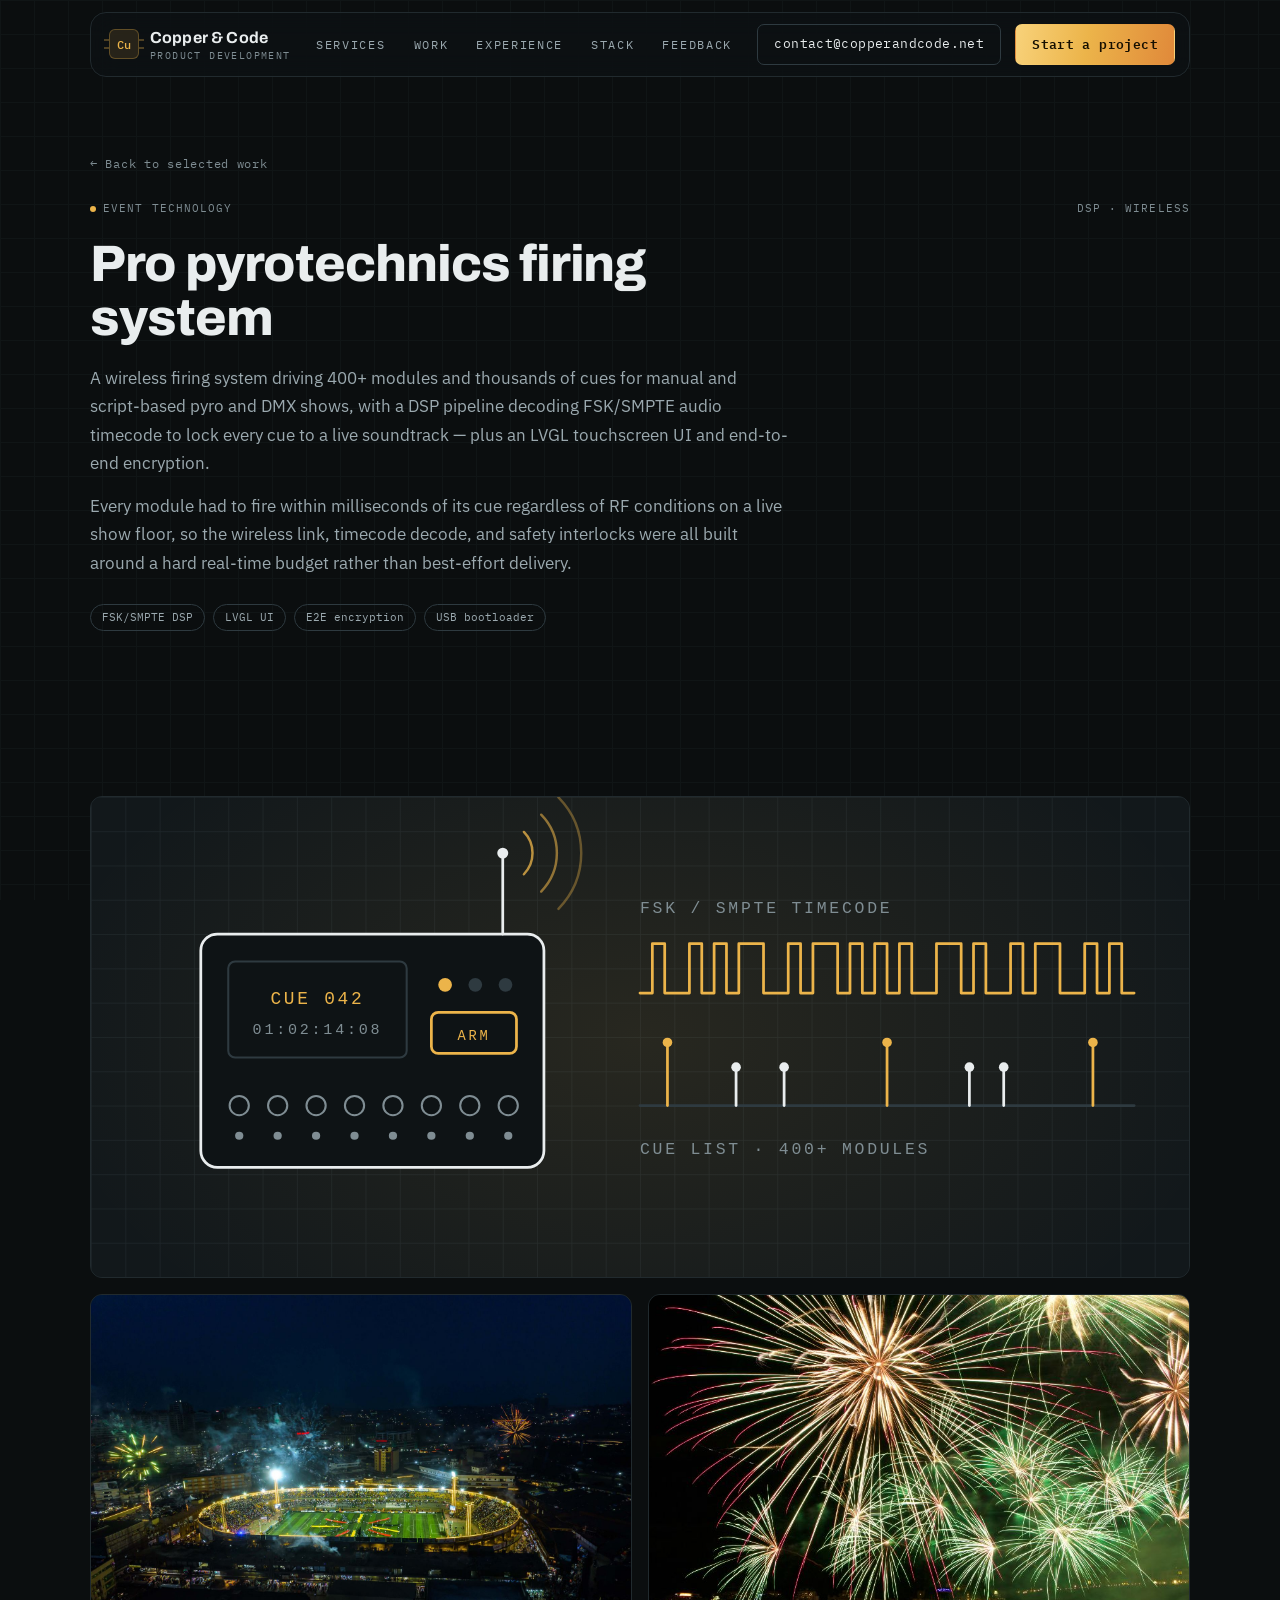
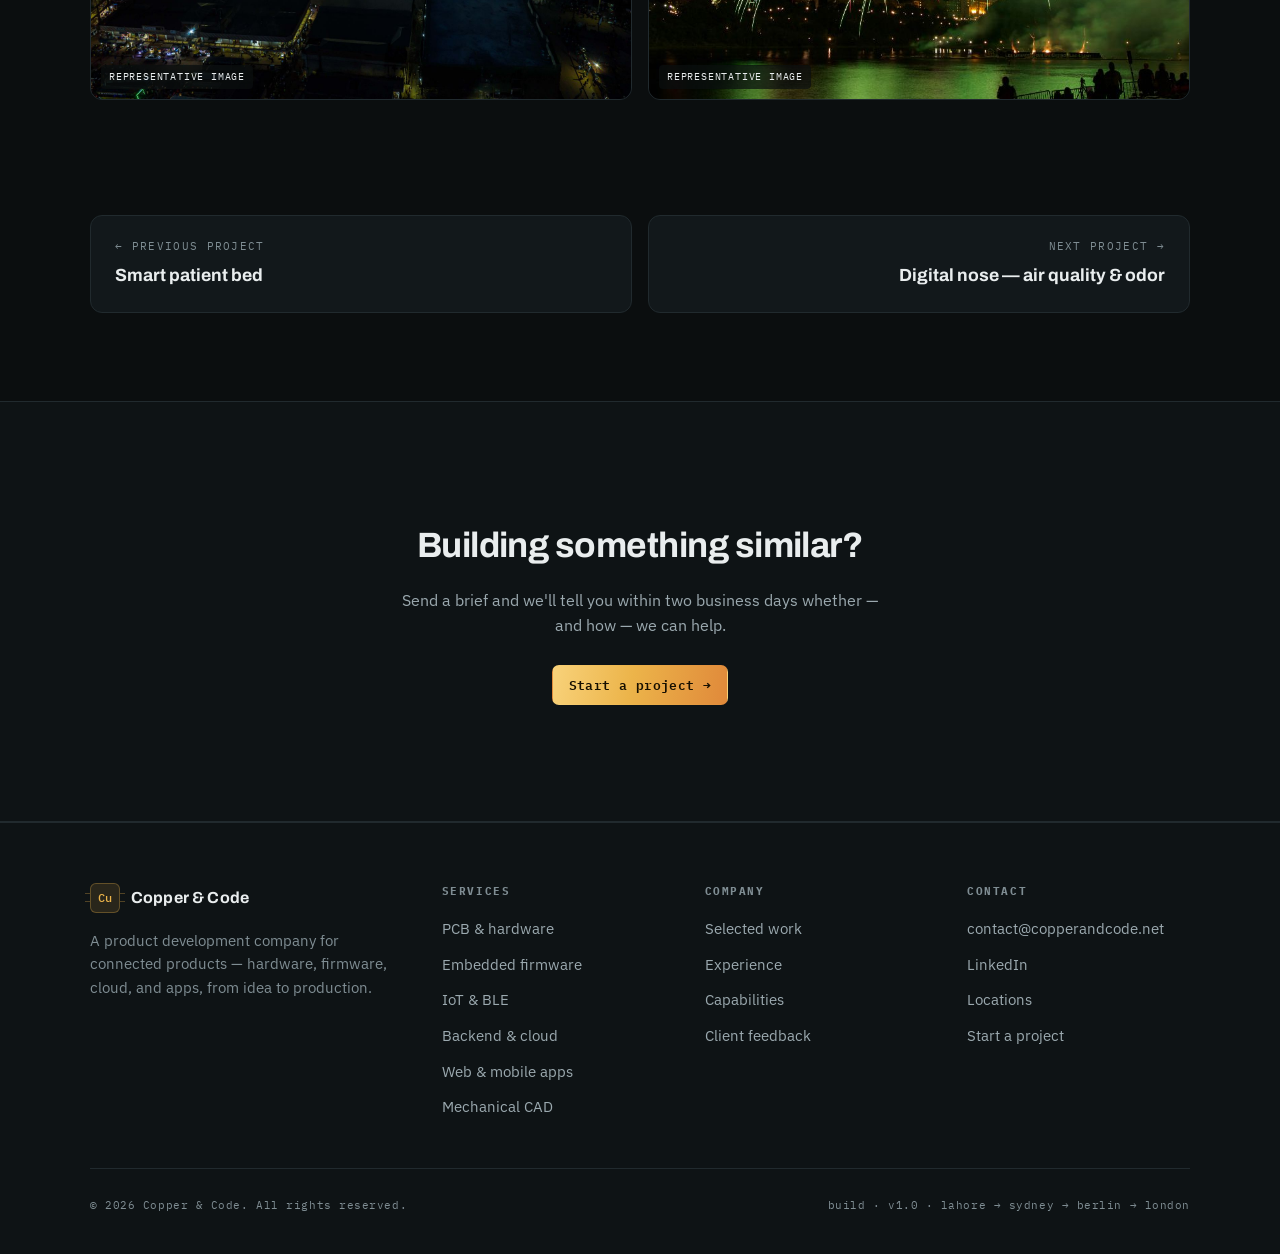
<file: work/pyro-firing-system.html>
<!DOCTYPE html>
<html lang="en">
<head>
<meta charset="UTF-8">
<meta name="viewport" content="width=device-width, initial-scale=1.0">
<title>Pro Pyrotechnics Firing System — Copper &amp; Code</title>
<meta name="description" content="A wireless firing system driving 400+ modules and thousands of cues, timecode-synced to a live soundtrack with end-to-end encryption.">
<link rel="preconnect" href="https://fonts.googleapis.com">
<link rel="preconnect" href="https://fonts.gstatic.com" crossorigin>
<link href="https://fonts.googleapis.com/css2?family=Archivo:wght@500;600;700;800&family=IBM+Plex+Mono:wght@400;500&family=IBM+Plex+Sans:wght@400;500;600&display=swap" rel="stylesheet">
<link rel="stylesheet" href="../styles.css">
<link rel="icon" href="../favicon.svg" type="image/svg+xml">
<link rel="apple-touch-icon" href="../apple-touch-icon.png">
<link rel="canonical" href="https://copperandcode.net/work/pyro-firing-system">
<meta name="theme-color" content="#0B0E0F">
<meta property="og:type" content="article">
<meta property="og:site_name" content="Copper &amp; Code">
<meta property="og:title" content="Pro Pyrotechnics Firing System — Copper &amp; Code">
<meta property="og:description" content="A wireless firing system driving 400+ modules and thousands of cues, timecode-synced to a live soundtrack with end-to-end encryption.">
<meta property="og:url" content="https://copperandcode.net/work/pyro-firing-system">
<meta property="og:image" content="https://copperandcode.net/images/og/pyro-firing-system.png">
<meta property="og:image:width" content="1200">
<meta property="og:image:height" content="630">
<meta name="twitter:card" content="summary_large_image">
<script type="application/ld+json">
{
  "@context": "https://schema.org",
  "@graph": [
    {
      "@type": "CreativeWork",
      "name": "Pro pyrotechnics firing system",
      "description": "A wireless firing system driving 400+ modules and thousands of cues, timecode-synced to a live soundtrack with end-to-end encryption.",
      "url": "https://copperandcode.net/work/pyro-firing-system",
      "image": "https://copperandcode.net/images/og/pyro-firing-system.png",
      "creator": {
        "@type": "Organization",
        "name": "Copper & Code",
        "url": "https://copperandcode.net/"
      }
    },
    {
      "@type": "BreadcrumbList",
      "itemListElement": [
        {
          "@type": "ListItem",
          "position": 1,
          "name": "Home",
          "item": "https://copperandcode.net/"
        },
        {
          "@type": "ListItem",
          "position": 2,
          "name": "Selected work",
          "item": "https://copperandcode.net/#work"
        },
        {
          "@type": "ListItem",
          "position": 3,
          "name": "Pro pyrotechnics firing system",
          "item": "https://copperandcode.net/work/pyro-firing-system"
        }
      ]
    }
  ]
}
</script>
<script>document.documentElement.classList.add('js')</script>
</head>
<body>

<a class="skip" href="#main">Skip to content</a>

<nav class="nav" id="nav">
  <div class="nav-inner">
    <a href="../index.html#top" class="brand">
      <span class="chip">Cu</span>
      <span>Copper&nbsp;&amp;&nbsp;Code<small>Product Development</small></span>
    </a>
    <div class="nav-links" id="navLinks">
      <a href="../index.html#services">Services</a>
      <a href="../index.html#work">Work</a>
      <a href="../index.html#experience">Experience</a>
      <a href="../index.html#stack">Stack</a>
      <a href="../index.html#feedback">Feedback</a>
      <a href="../index.html#contact" class="menu-only">Contact</a>
    </div>
    <div class="nav-cta">
      <a href="mailto:contact@copperandcode.net" class="btn btn-ghost">contact@copperandcode.net</a>
      <a href="../index.html#contact" class="btn btn-primary">Start a project</a>
      <button class="hamburger" id="hamburger" aria-label="Toggle menu" aria-controls="navLinks" aria-expanded="false">
        <span></span><span></span><span></span>
      </button>
    </div>
  </div>
</nav>

<main id="main">

<header class="detail-hero">
  <div class="wrap">
    <a class="detail-back reveal" href="../index.html#work">← Back to selected work</a>
    <div class="work-meta reveal"><span><span class="dot"></span>Event technology</span><span>DSP · Wireless</span></div>
    <h1 class="reveal">Pro pyrotechnics firing system</h1>
    <p class="detail-lede reveal">A wireless firing system driving 400+ modules and thousands of cues for manual and script-based pyro and DMX shows, with a DSP pipeline decoding FSK/SMPTE audio timecode to lock every cue to a live soundtrack — plus an LVGL touchscreen UI and end-to-end encryption.</p>
    <p class="detail-lede reveal">Every module had to fire within milliseconds of its cue regardless of RF conditions on a live show floor, so the wireless link, timecode decode, and safety interlocks were all built around a hard real-time budget rather than best-effort delivery.</p>
    <div class="tags reveal"><span class="tag">FSK/SMPTE DSP</span><span class="tag">LVGL UI</span><span class="tag">E2E encryption</span><span class="tag">USB bootloader</span></div>
  </div>
</header>

<section class="section gallery-section">
  <div class="wrap">
    <div class="gallery reveal">
      <div class="gallery-item wide">
        <img src="../images/pyro-firing-system.svg" alt="Illustration: wireless firing module with FSK timecode and cue timeline" loading="lazy" onerror="this.parentNode.classList.add('no-img')">
      </div>
      <div class="gallery-item half">
        <img src="../images/stock/pyro-firing-system-1.jpg" alt="Representative image: aerial view of a stadium fireworks display" loading="lazy" onerror="this.parentNode.classList.add('no-img')">
        <span class="img-note">Representative image</span>
      </div>
      <div class="gallery-item half">
        <img src="../images/stock/pyro-firing-system-2.jpg" alt="Representative image: fireworks bursting over water at night" loading="lazy" onerror="this.parentNode.classList.add('no-img')">
        <span class="img-note">Representative image</span>
      </div>
    </div>
  </div>
</section>

<nav class="section pager-section" aria-label="More projects">
  <div class="wrap pager">
    <a class="prev" href="smart-patient-bed.html"><div class="pk">← Previous project</div><div class="pt">Smart patient bed</div></a>
    <a class="next" href="digital-nose.html"><div class="pk">Next project →</div><div class="pt">Digital nose — air quality &amp; odor</div></a>
  </div>
</nav>

<section class="section alt">
  <div class="wrap detail-cta reveal">
    <h2>Building something similar?</h2>
    <p>Send a brief and we'll tell you within two business days whether — and how — we can help.</p>
    <a href="../index.html#contact" class="btn btn-primary">Start a project →</a>
  </div>
</section>

</main>

<footer class="footer">
  <div class="wrap">
    <div class="footer-grid">
      <div class="footer-brand">
        <a href="../index.html#top" class="brand"><span class="chip">Cu</span><span>Copper&nbsp;&amp;&nbsp;Code</span></a>
        <p>A product development company for connected products — hardware, firmware, cloud, and apps, from idea to production.</p>
      </div>
      <div>
        <h4>Services</h4>
        <ul>
          <li><a href="../index.html#services">PCB &amp; hardware</a></li>
          <li><a href="../index.html#services">Embedded firmware</a></li>
          <li><a href="../index.html#services">IoT &amp; BLE</a></li>
          <li><a href="../index.html#services">Backend &amp; cloud</a></li>
          <li><a href="../index.html#services">Web &amp; mobile apps</a></li>
          <li><a href="../index.html#services">Mechanical CAD</a></li>
        </ul>
      </div>
      <div>
        <h4>Company</h4>
        <ul>
          <li><a href="../index.html#work">Selected work</a></li>
          <li><a href="../index.html#experience">Experience</a></li>
          <li><a href="../index.html#stack">Capabilities</a></li>
          <li><a href="../index.html#feedback">Client feedback</a></li>
        </ul>
      </div>
      <div>
        <h4>Contact</h4>
        <ul>
          <li><a href="mailto:contact@copperandcode.net">contact@copperandcode.net</a></li>
          <li><a href="https://www.linkedin.com/company/copper-and-code/" target="_blank" rel="noopener">LinkedIn</a></li>
          <li><a href="../index.html#studio">Locations</a></li>
          <li><a href="../index.html#contact">Start a project</a></li>
        </ul>
      </div>
    </div>
    <div class="footer-bottom">
      <p>© 2026 Copper &amp; Code. All rights reserved.</p>
      <span class="build">build · v1.0 · lahore → sydney → berlin → london</span>
    </div>
  </div>
</footer>

<script src="../main.js"></script>
</body>
</html>
</file>
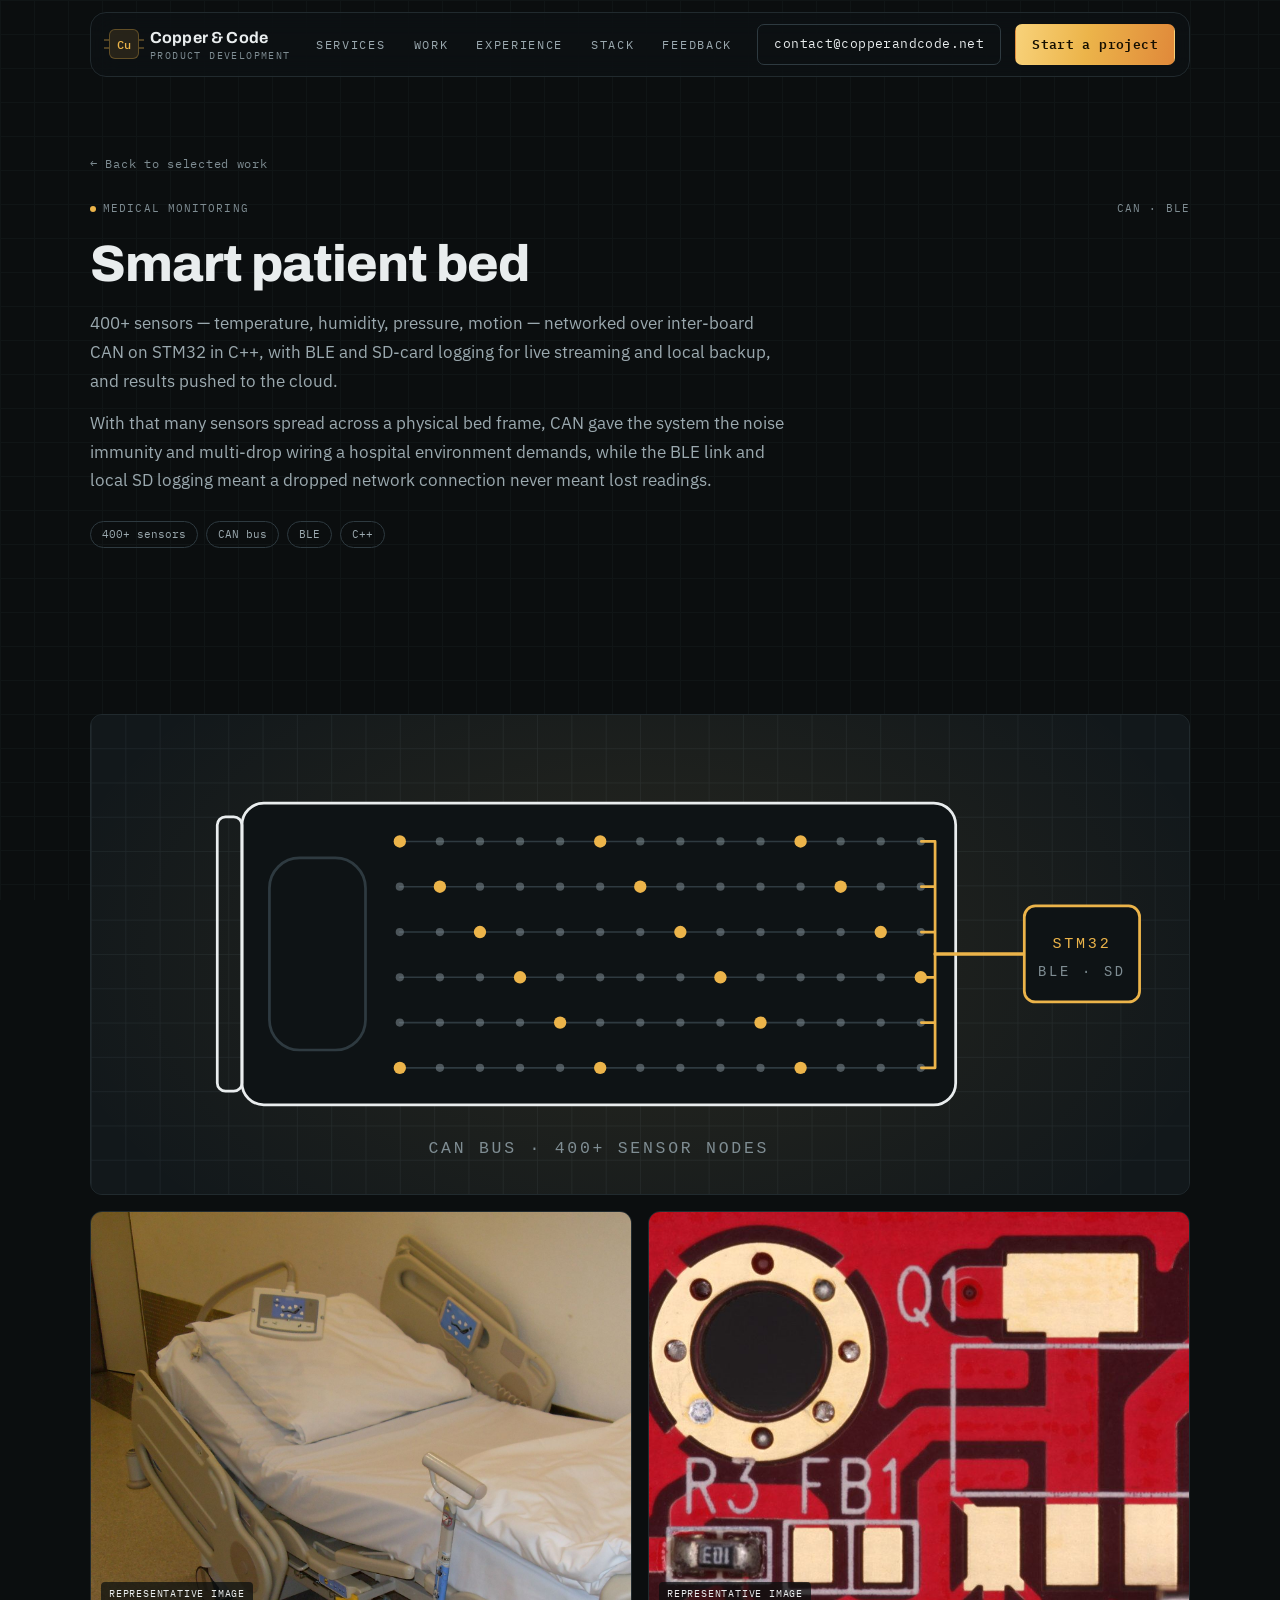
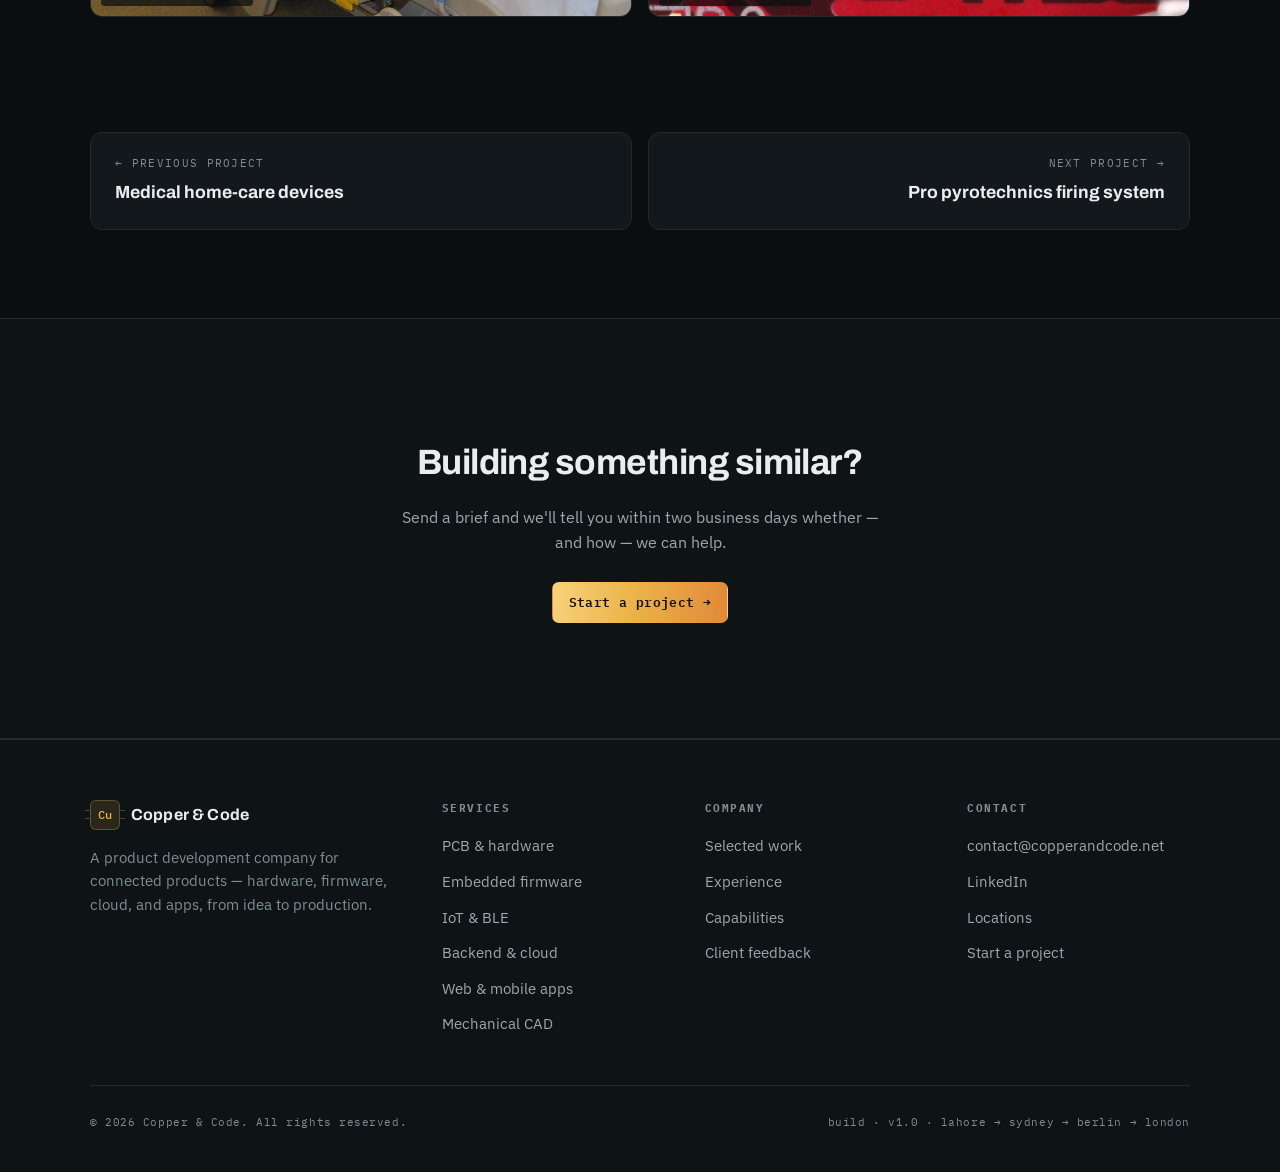
<file: work/smart-patient-bed.html>
<!DOCTYPE html>
<html lang="en">
<head>
<meta charset="UTF-8">
<meta name="viewport" content="width=device-width, initial-scale=1.0">
<title>Smart Patient Bed — Copper &amp; Code</title>
<meta name="description" content="400+ sensors networked over inter-board CAN on STM32 in C++, with BLE and SD-card logging for live streaming and local backup.">
<link rel="preconnect" href="https://fonts.googleapis.com">
<link rel="preconnect" href="https://fonts.gstatic.com" crossorigin>
<link href="https://fonts.googleapis.com/css2?family=Archivo:wght@500;600;700;800&family=IBM+Plex+Mono:wght@400;500&family=IBM+Plex+Sans:wght@400;500;600&display=swap" rel="stylesheet">
<link rel="stylesheet" href="../styles.css">
<link rel="icon" href="../favicon.svg" type="image/svg+xml">
<link rel="apple-touch-icon" href="../apple-touch-icon.png">
<link rel="canonical" href="https://copperandcode.net/work/smart-patient-bed">
<meta name="theme-color" content="#0B0E0F">
<meta property="og:type" content="article">
<meta property="og:site_name" content="Copper &amp; Code">
<meta property="og:title" content="Smart Patient Bed — Copper &amp; Code">
<meta property="og:description" content="400+ sensors networked over inter-board CAN on STM32 in C++, with BLE and SD-card logging for live streaming and local backup.">
<meta property="og:url" content="https://copperandcode.net/work/smart-patient-bed">
<meta property="og:image" content="https://copperandcode.net/images/og/smart-patient-bed.png">
<meta property="og:image:width" content="1200">
<meta property="og:image:height" content="630">
<meta name="twitter:card" content="summary_large_image">
<script type="application/ld+json">
{
  "@context": "https://schema.org",
  "@graph": [
    {
      "@type": "CreativeWork",
      "name": "Smart patient bed",
      "description": "400+ sensors networked over inter-board CAN on STM32 in C++, with BLE and SD-card logging for live streaming and local backup.",
      "url": "https://copperandcode.net/work/smart-patient-bed",
      "image": "https://copperandcode.net/images/og/smart-patient-bed.png",
      "creator": {
        "@type": "Organization",
        "name": "Copper & Code",
        "url": "https://copperandcode.net/"
      }
    },
    {
      "@type": "BreadcrumbList",
      "itemListElement": [
        {
          "@type": "ListItem",
          "position": 1,
          "name": "Home",
          "item": "https://copperandcode.net/"
        },
        {
          "@type": "ListItem",
          "position": 2,
          "name": "Selected work",
          "item": "https://copperandcode.net/#work"
        },
        {
          "@type": "ListItem",
          "position": 3,
          "name": "Smart patient bed",
          "item": "https://copperandcode.net/work/smart-patient-bed"
        }
      ]
    }
  ]
}
</script>
<script>document.documentElement.classList.add('js')</script>
</head>
<body>

<a class="skip" href="#main">Skip to content</a>

<nav class="nav" id="nav">
  <div class="nav-inner">
    <a href="../index.html#top" class="brand">
      <span class="chip">Cu</span>
      <span>Copper&nbsp;&amp;&nbsp;Code<small>Product Development</small></span>
    </a>
    <div class="nav-links" id="navLinks">
      <a href="../index.html#services">Services</a>
      <a href="../index.html#work">Work</a>
      <a href="../index.html#experience">Experience</a>
      <a href="../index.html#stack">Stack</a>
      <a href="../index.html#feedback">Feedback</a>
      <a href="../index.html#contact" class="menu-only">Contact</a>
    </div>
    <div class="nav-cta">
      <a href="mailto:contact@copperandcode.net" class="btn btn-ghost">contact@copperandcode.net</a>
      <a href="../index.html#contact" class="btn btn-primary">Start a project</a>
      <button class="hamburger" id="hamburger" aria-label="Toggle menu" aria-controls="navLinks" aria-expanded="false">
        <span></span><span></span><span></span>
      </button>
    </div>
  </div>
</nav>

<main id="main">

<header class="detail-hero">
  <div class="wrap">
    <a class="detail-back reveal" href="../index.html#work">← Back to selected work</a>
    <div class="work-meta reveal"><span><span class="dot"></span>Medical monitoring</span><span>CAN · BLE</span></div>
    <h1 class="reveal">Smart patient bed</h1>
    <p class="detail-lede reveal">400+ sensors — temperature, humidity, pressure, motion — networked over inter-board CAN on STM32 in C++, with BLE and SD-card logging for live streaming and local backup, and results pushed to the cloud.</p>
    <p class="detail-lede reveal">With that many sensors spread across a physical bed frame, CAN gave the system the noise immunity and multi-drop wiring a hospital environment demands, while the BLE link and local SD logging meant a dropped network connection never meant lost readings.</p>
    <div class="tags reveal"><span class="tag">400+ sensors</span><span class="tag">CAN bus</span><span class="tag">BLE</span><span class="tag">C++</span></div>
  </div>
</header>

<section class="section gallery-section">
  <div class="wrap">
    <div class="gallery reveal">
      <div class="gallery-item wide">
        <img src="../images/smart-patient-bed.svg" alt="Illustration: patient bed sensor grid on a CAN bus" loading="lazy" onerror="this.parentNode.classList.add('no-img')">
      </div>
      <div class="gallery-item half">
        <img src="../images/stock/smart-patient-bed-1.jpg" alt="Representative image: electric hospital bed with bedside controls" loading="lazy" onerror="this.parentNode.classList.add('no-img')">
        <span class="img-note">Representative image</span>
      </div>
      <div class="gallery-item half">
        <img src="../images/stock/smart-patient-bed-2.jpg" alt="Representative image: macro view of PCB pads and silkscreen" loading="lazy" onerror="this.parentNode.classList.add('no-img')">
        <span class="img-note">Representative image</span>
      </div>
    </div>
  </div>
</section>

<nav class="section pager-section" aria-label="More projects">
  <div class="wrap pager">
    <a class="prev" href="medical-home-care.html"><div class="pk">← Previous project</div><div class="pt">Medical home-care devices</div></a>
    <a class="next" href="pyro-firing-system.html"><div class="pk">Next project →</div><div class="pt">Pro pyrotechnics firing system</div></a>
  </div>
</nav>

<section class="section alt">
  <div class="wrap detail-cta reveal">
    <h2>Building something similar?</h2>
    <p>Send a brief and we'll tell you within two business days whether — and how — we can help.</p>
    <a href="../index.html#contact" class="btn btn-primary">Start a project →</a>
  </div>
</section>

</main>

<footer class="footer">
  <div class="wrap">
    <div class="footer-grid">
      <div class="footer-brand">
        <a href="../index.html#top" class="brand"><span class="chip">Cu</span><span>Copper&nbsp;&amp;&nbsp;Code</span></a>
        <p>A product development company for connected products — hardware, firmware, cloud, and apps, from idea to production.</p>
      </div>
      <div>
        <h4>Services</h4>
        <ul>
          <li><a href="../index.html#services">PCB &amp; hardware</a></li>
          <li><a href="../index.html#services">Embedded firmware</a></li>
          <li><a href="../index.html#services">IoT &amp; BLE</a></li>
          <li><a href="../index.html#services">Backend &amp; cloud</a></li>
          <li><a href="../index.html#services">Web &amp; mobile apps</a></li>
          <li><a href="../index.html#services">Mechanical CAD</a></li>
        </ul>
      </div>
      <div>
        <h4>Company</h4>
        <ul>
          <li><a href="../index.html#work">Selected work</a></li>
          <li><a href="../index.html#experience">Experience</a></li>
          <li><a href="../index.html#stack">Capabilities</a></li>
          <li><a href="../index.html#feedback">Client feedback</a></li>
        </ul>
      </div>
      <div>
        <h4>Contact</h4>
        <ul>
          <li><a href="mailto:contact@copperandcode.net">contact@copperandcode.net</a></li>
          <li><a href="https://www.linkedin.com/company/copper-and-code/" target="_blank" rel="noopener">LinkedIn</a></li>
          <li><a href="../index.html#studio">Locations</a></li>
          <li><a href="../index.html#contact">Start a project</a></li>
        </ul>
      </div>
    </div>
    <div class="footer-bottom">
      <p>© 2026 Copper &amp; Code. All rights reserved.</p>
      <span class="build">build · v1.0 · lahore → sydney → berlin → london</span>
    </div>
  </div>
</footer>

<script src="../main.js"></script>
</body>
</html>
</file>
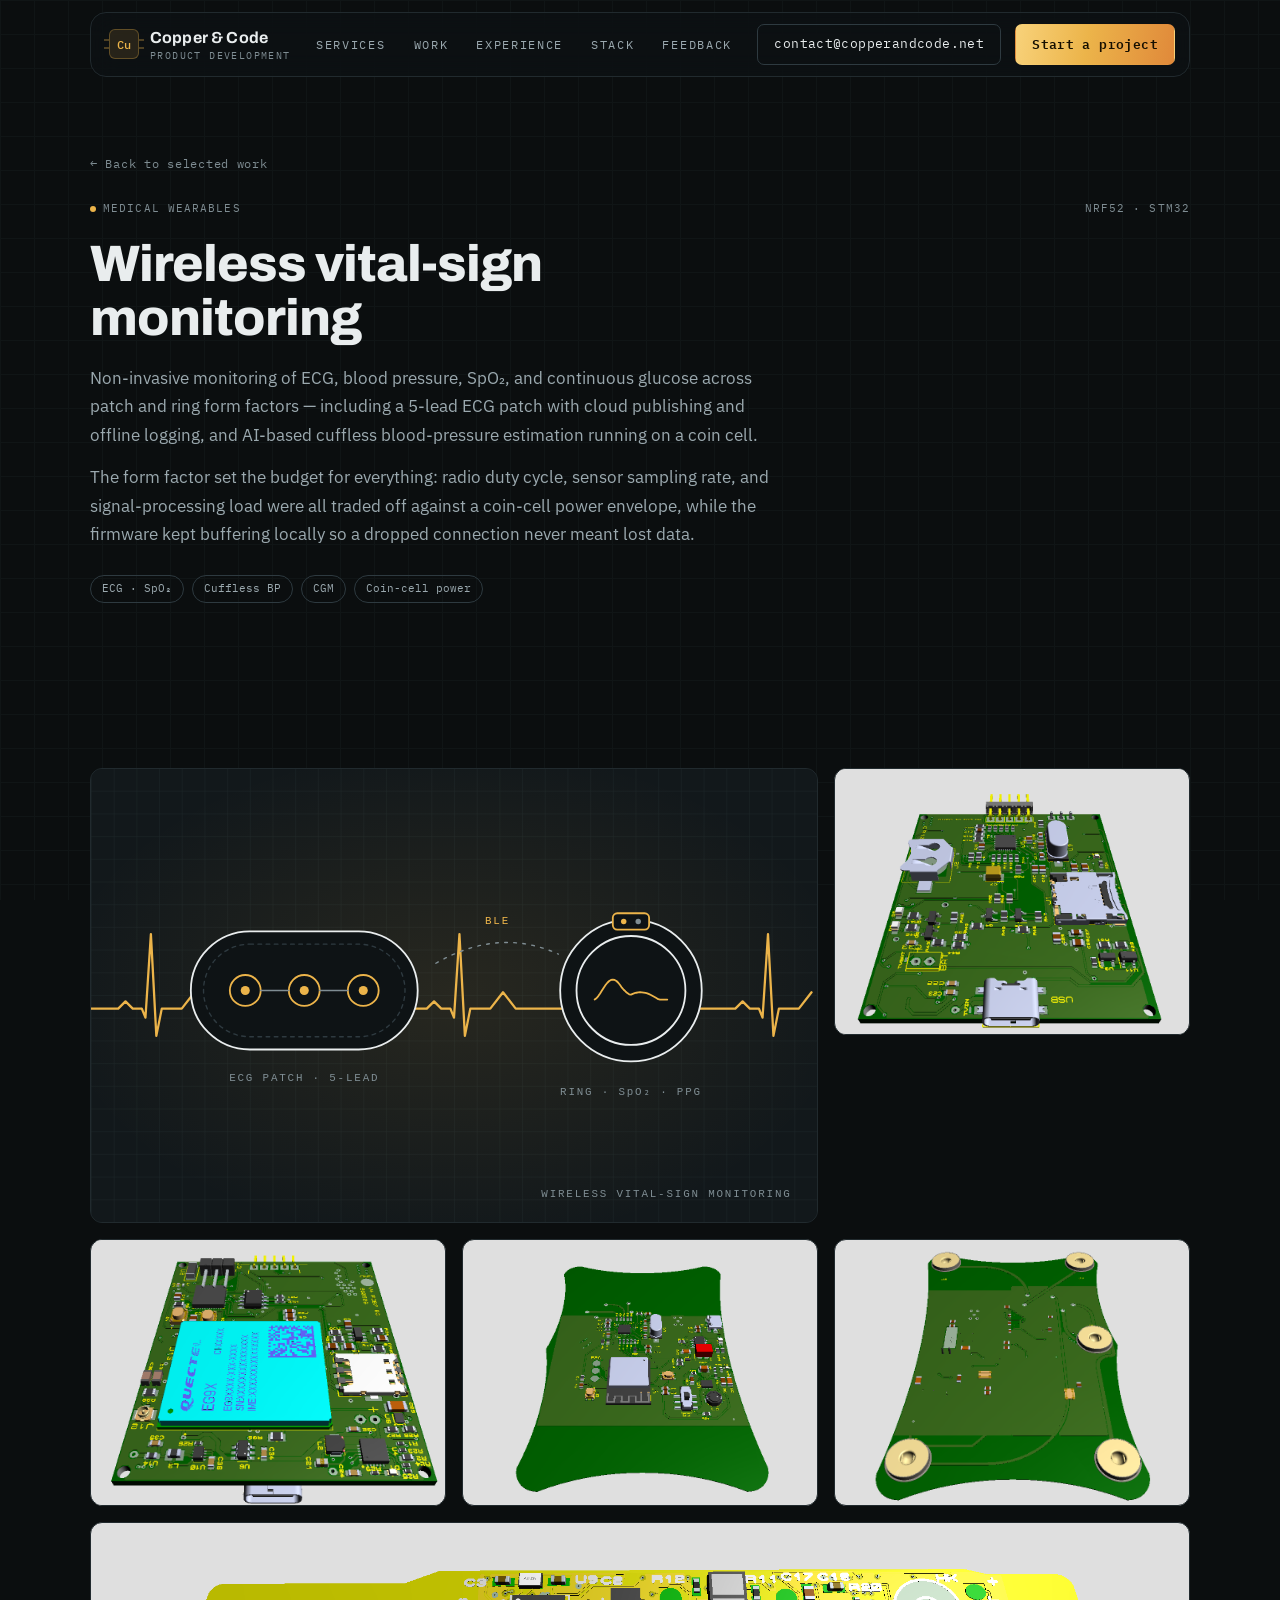
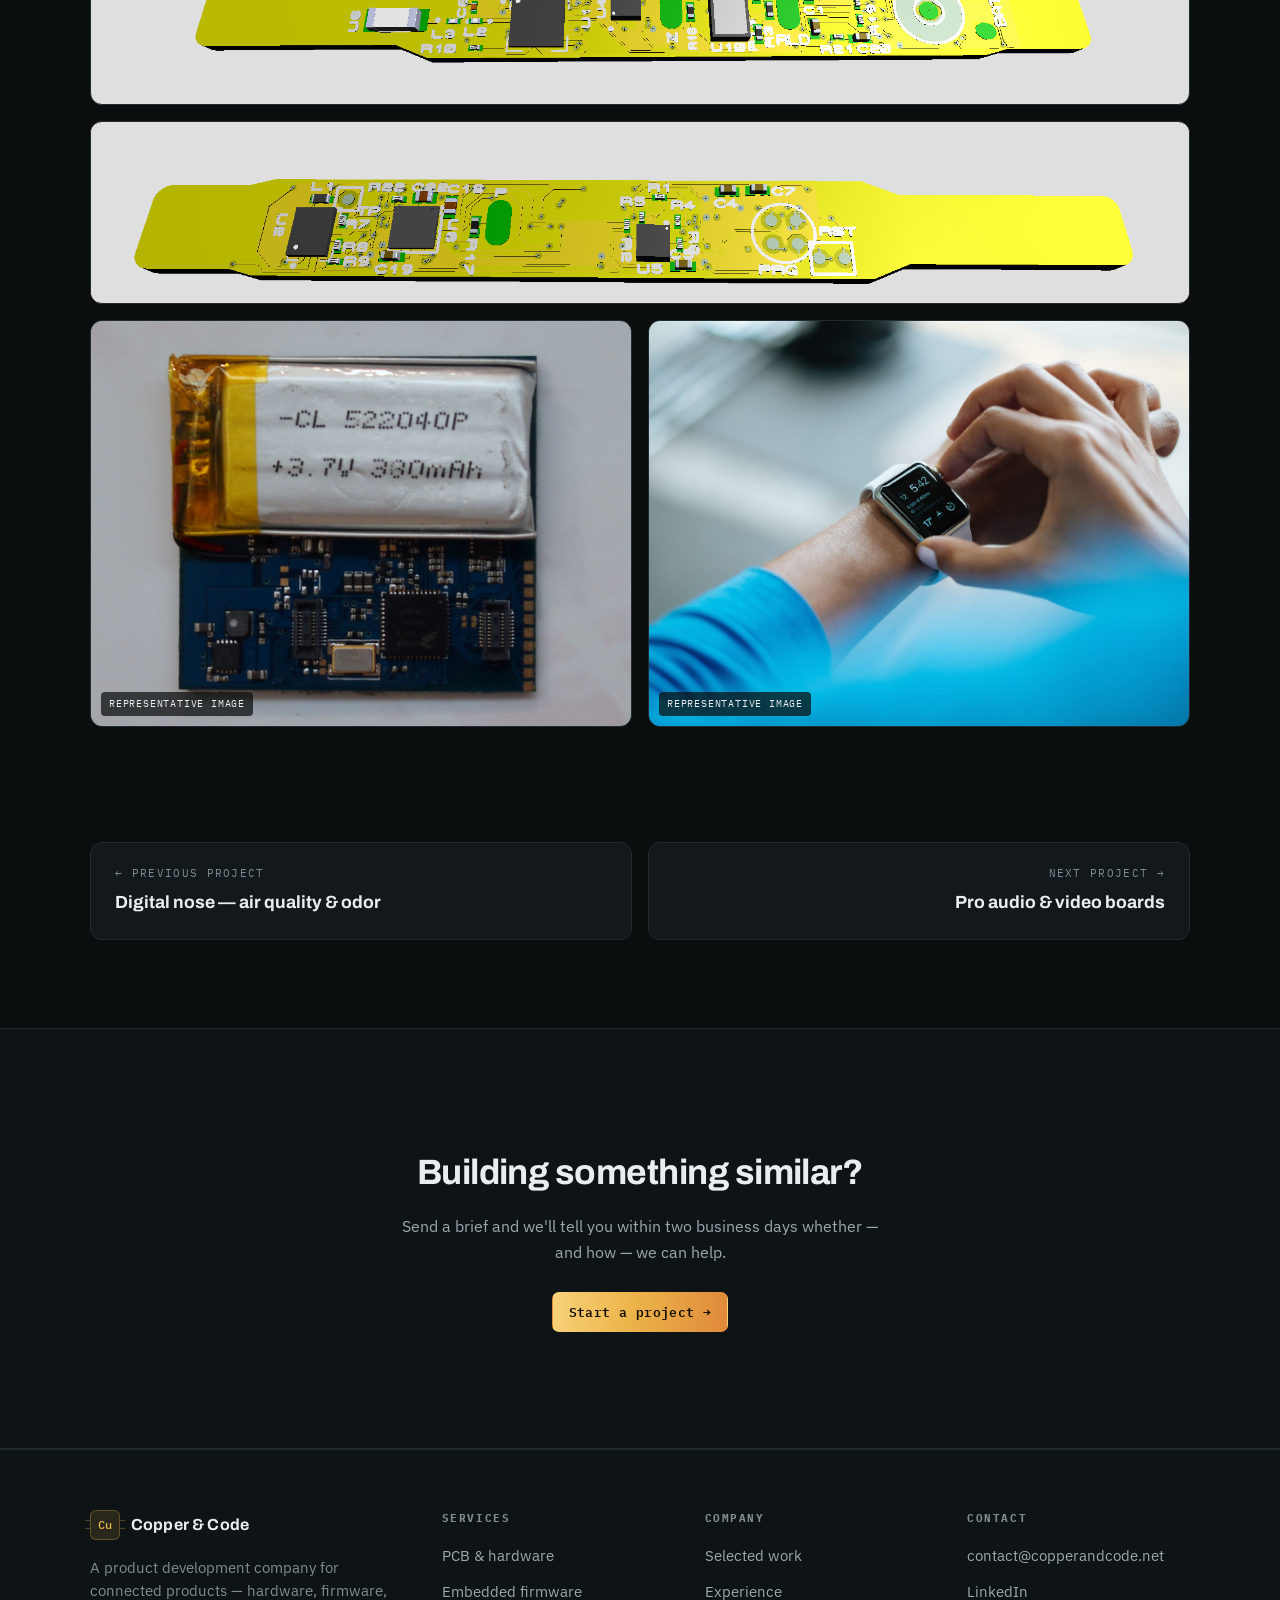
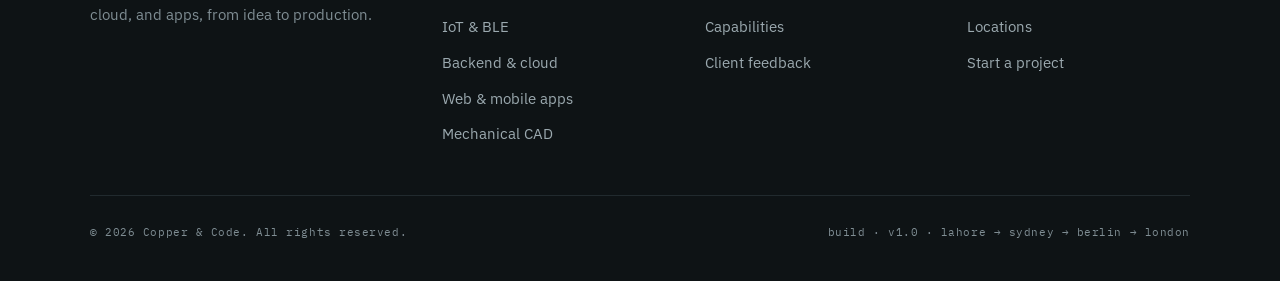
<file: work/vital-sign-monitoring.html>
<!DOCTYPE html>
<html lang="en">
<head>
<meta charset="UTF-8">
<meta name="viewport" content="width=device-width, initial-scale=1.0">
<title>Wireless Vital-Sign Monitoring — Copper &amp; Code</title>
<meta name="description" content="Non-invasive monitoring of ECG, blood pressure, SpO₂, and continuous glucose across patch and ring form factors, built on nRF52 and STM32.">
<link rel="preconnect" href="https://fonts.googleapis.com">
<link rel="preconnect" href="https://fonts.gstatic.com" crossorigin>
<link href="https://fonts.googleapis.com/css2?family=Archivo:wght@500;600;700;800&family=IBM+Plex+Mono:wght@400;500&family=IBM+Plex+Sans:wght@400;500;600&display=swap" rel="stylesheet">
<link rel="stylesheet" href="../styles.css">
<link rel="icon" href="../favicon.svg" type="image/svg+xml">
<link rel="apple-touch-icon" href="../apple-touch-icon.png">
<link rel="canonical" href="https://copperandcode.net/work/vital-sign-monitoring">
<meta name="theme-color" content="#0B0E0F">
<meta property="og:type" content="article">
<meta property="og:site_name" content="Copper &amp; Code">
<meta property="og:title" content="Wireless Vital-Sign Monitoring — Copper &amp; Code">
<meta property="og:description" content="Non-invasive monitoring of ECG, blood pressure, SpO₂, and continuous glucose across patch and ring form factors, built on nRF52 and STM32.">
<meta property="og:url" content="https://copperandcode.net/work/vital-sign-monitoring">
<meta property="og:image" content="https://copperandcode.net/images/og/vital-sign-monitoring.png">
<meta property="og:image:width" content="1200">
<meta property="og:image:height" content="630">
<meta name="twitter:card" content="summary_large_image">
<script type="application/ld+json">
{
  "@context": "https://schema.org",
  "@graph": [
    {
      "@type": "CreativeWork",
      "name": "Wireless vital-sign monitoring",
      "description": "Non-invasive monitoring of ECG, blood pressure, SpO₂, and continuous glucose across patch and ring form factors, built on nRF52 and STM32.",
      "url": "https://copperandcode.net/work/vital-sign-monitoring",
      "image": "https://copperandcode.net/images/og/vital-sign-monitoring.png",
      "creator": {
        "@type": "Organization",
        "name": "Copper & Code",
        "url": "https://copperandcode.net/"
      }
    },
    {
      "@type": "BreadcrumbList",
      "itemListElement": [
        {
          "@type": "ListItem",
          "position": 1,
          "name": "Home",
          "item": "https://copperandcode.net/"
        },
        {
          "@type": "ListItem",
          "position": 2,
          "name": "Selected work",
          "item": "https://copperandcode.net/#work"
        },
        {
          "@type": "ListItem",
          "position": 3,
          "name": "Wireless vital-sign monitoring",
          "item": "https://copperandcode.net/work/vital-sign-monitoring"
        }
      ]
    }
  ]
}
</script>
<script>document.documentElement.classList.add('js')</script>
</head>
<body>

<a class="skip" href="#main">Skip to content</a>

<nav class="nav" id="nav">
  <div class="nav-inner">
    <a href="../index.html#top" class="brand">
      <span class="chip">Cu</span>
      <span>Copper&nbsp;&amp;&nbsp;Code<small>Product Development</small></span>
    </a>
    <div class="nav-links" id="navLinks">
      <a href="../index.html#services">Services</a>
      <a href="../index.html#work">Work</a>
      <a href="../index.html#experience">Experience</a>
      <a href="../index.html#stack">Stack</a>
      <a href="../index.html#feedback">Feedback</a>
      <a href="../index.html#contact" class="menu-only">Contact</a>
    </div>
    <div class="nav-cta">
      <a href="mailto:contact@copperandcode.net" class="btn btn-ghost">contact@copperandcode.net</a>
      <a href="../index.html#contact" class="btn btn-primary">Start a project</a>
      <button class="hamburger" id="hamburger" aria-label="Toggle menu" aria-controls="navLinks" aria-expanded="false">
        <span></span><span></span><span></span>
      </button>
    </div>
  </div>
</nav>

<main id="main">

<header class="detail-hero">
  <div class="wrap">
    <a class="detail-back reveal" href="../index.html#work">← Back to selected work</a>
    <div class="work-meta reveal"><span><span class="dot"></span>Medical wearables</span><span>nRF52 · STM32</span></div>
    <h1 class="reveal">Wireless vital-sign monitoring</h1>
    <p class="detail-lede reveal">Non-invasive monitoring of ECG, blood pressure, SpO₂, and continuous glucose across patch and ring form factors — including a 5-lead ECG patch with cloud publishing and offline logging, and AI-based cuffless blood-pressure estimation running on a coin cell.</p>
    <p class="detail-lede reveal">The form factor set the budget for everything: radio duty cycle, sensor sampling rate, and signal-processing load were all traded off against a coin-cell power envelope, while the firmware kept buffering locally so a dropped connection never meant lost data.</p>
    <div class="tags reveal"><span class="tag">ECG · SpO₂</span><span class="tag">Cuffless BP</span><span class="tag">CGM</span><span class="tag">Coin-cell power</span></div>
  </div>
</header>

<section class="section gallery-section">
  <div class="wrap">
    <div class="gallery reveal">
      <div class="gallery-item wide">
        <img src="../images/vital-sign-monitoring.svg" alt="Illustration: ECG patch and ring sensor linked over BLE" loading="lazy" onerror="this.parentNode.classList.add('no-img')">
      </div>
      <div class="gallery-item render">
        <img src="../images/vital-sign-board.png" alt="3D PCB render: vital-sign monitoring board with USB-C, coin-cell holder and microSD slot" loading="lazy" onerror="this.parentNode.classList.add('no-img')">
      </div>
      <div class="gallery-item render">
        <img src="../images/vital-sign-board-2.png" alt="3D PCB render: vital-sign monitoring board — alternate view" loading="lazy" onerror="this.parentNode.classList.add('no-img')">
      </div>
      <div class="gallery-item render">
        <img src="../images/flexible-ecg-patch.png" alt="3D PCB render: flexible ECG patch, component side with BLE module" loading="lazy" onerror="this.parentNode.classList.add('no-img')">
      </div>
      <div class="gallery-item render">
        <img src="../images/flexible-ecg-patch-2.png" alt="3D PCB render: flexible ECG patch, electrode side with five snap contacts" loading="lazy" onerror="this.parentNode.classList.add('no-img')">
      </div>
      <div class="gallery-item render strip">
        <img src="../images/smart-ring.png" alt="3D PCB render: smart ring flex board — top side" loading="lazy" onerror="this.parentNode.classList.add('no-img')">
      </div>
      <div class="gallery-item render strip">
        <img src="../images/smart-ring-2.png" alt="3D PCB render: smart ring flex board — bottom side" loading="lazy" onerror="this.parentNode.classList.add('no-img')">
      </div>
      <div class="gallery-item half">
        <img src="../images/stock/vital-sign-monitoring-1.jpg" alt="Representative image: compact wearable electronics board with a Li-Po battery" loading="lazy" onerror="this.parentNode.classList.add('no-img')">
        <span class="img-note">Representative image</span>
      </div>
      <div class="gallery-item half">
        <img src="../images/stock/vital-sign-monitoring-2.jpg" alt="Representative image: smartwatch worn on the wrist" loading="lazy" onerror="this.parentNode.classList.add('no-img')">
        <span class="img-note">Representative image</span>
      </div>
    </div>
  </div>
</section>

<nav class="section pager-section" aria-label="More projects">
  <div class="wrap pager">
    <a class="prev" href="digital-nose.html"><div class="pk">← Previous project</div><div class="pt">Digital nose — air quality &amp; odor</div></a>
    <a class="next" href="audio-video-boards.html"><div class="pk">Next project →</div><div class="pt">Pro audio &amp; video boards</div></a>
  </div>
</nav>

<section class="section alt">
  <div class="wrap detail-cta reveal">
    <h2>Building something similar?</h2>
    <p>Send a brief and we'll tell you within two business days whether — and how — we can help.</p>
    <a href="../index.html#contact" class="btn btn-primary">Start a project →</a>
  </div>
</section>

</main>

<footer class="footer">
  <div class="wrap">
    <div class="footer-grid">
      <div class="footer-brand">
        <a href="../index.html#top" class="brand"><span class="chip">Cu</span><span>Copper&nbsp;&amp;&nbsp;Code</span></a>
        <p>A product development company for connected products — hardware, firmware, cloud, and apps, from idea to production.</p>
      </div>
      <div>
        <h4>Services</h4>
        <ul>
          <li><a href="../index.html#services">PCB &amp; hardware</a></li>
          <li><a href="../index.html#services">Embedded firmware</a></li>
          <li><a href="../index.html#services">IoT &amp; BLE</a></li>
          <li><a href="../index.html#services">Backend &amp; cloud</a></li>
          <li><a href="../index.html#services">Web &amp; mobile apps</a></li>
          <li><a href="../index.html#services">Mechanical CAD</a></li>
        </ul>
      </div>
      <div>
        <h4>Company</h4>
        <ul>
          <li><a href="../index.html#work">Selected work</a></li>
          <li><a href="../index.html#experience">Experience</a></li>
          <li><a href="../index.html#stack">Capabilities</a></li>
          <li><a href="../index.html#feedback">Client feedback</a></li>
        </ul>
      </div>
      <div>
        <h4>Contact</h4>
        <ul>
          <li><a href="mailto:contact@copperandcode.net">contact@copperandcode.net</a></li>
          <li><a href="https://www.linkedin.com/company/copper-and-code/" target="_blank" rel="noopener">LinkedIn</a></li>
          <li><a href="../index.html#studio">Locations</a></li>
          <li><a href="../index.html#contact">Start a project</a></li>
        </ul>
      </div>
    </div>
    <div class="footer-bottom">
      <p>© 2026 Copper &amp; Code. All rights reserved.</p>
      <span class="build">build · v1.0 · lahore → sydney → berlin → london</span>
    </div>
  </div>
</footer>

<script src="../main.js"></script>
</body>
</html>
</file>
<file: styles.css>
:root{
  --ink:#0B0E0F;
  --ink-2:#0E1315;
  --panel:#12181B;
  --panel-2:#161D21;
  --line:#212A2E;
  --line-2:#2E3A40;
  --mist:#7F8D93;
  --mist-2:#9BA9AF;
  --paper:#E9EDEE;
  --gold:#ECB44A;
  --gold-2:#F4C766;
  --gold-soft:rgba(236,180,74,0.12);
  --gold-line:rgba(236,180,74,0.30);
  --copper:#E0893A;
  --grad:linear-gradient(100deg,#F8D27A 0%,#ECB44A 45%,#E0893A 100%);
  --font-display:'Archivo',system-ui,sans-serif;
  --font-body:'IBM Plex Sans',system-ui,sans-serif;
  --font-mono:'IBM Plex Mono',ui-monospace,monospace;
  --maxw:1180px;
  --pad:clamp(20px,5vw,40px);
}

*{box-sizing:border-box;margin:0;padding:0}
html{scroll-behavior:smooth;scroll-padding-top:72px}
body{
  font-family:var(--font-body);
  background:var(--ink);
  color:var(--paper);
  line-height:1.6;
  -webkit-font-smoothing:antialiased;
  overflow-x:hidden;
}
/* faint engineering-paper graticule over the whole page */
body::before{
  content:"";
  position:fixed;
  inset:0;
  background-image:
    linear-gradient(var(--line) 1px,transparent 1px),
    linear-gradient(90deg,var(--line) 1px,transparent 1px);
  background-size:34px 34px;
  opacity:.28;
  pointer-events:none;
  z-index:0;
}
img{max-width:100%;display:block}
a{color:inherit;text-decoration:none}
button{font-family:inherit;cursor:pointer}

.wrap{max-width:var(--maxw);margin:0 auto;padding-left:var(--pad);padding-right:var(--pad);position:relative;z-index:1}

.mono{font-family:var(--font-mono)}
.eyebrow{
  font-family:var(--font-mono);
  font-size:12px;
  letter-spacing:.18em;
  text-transform:uppercase;
  color:var(--gold);
}
:focus-visible{outline:2px solid var(--gold);outline-offset:3px;border-radius:2px}

/* skip link — visible only when focused */
.skip{position:absolute;left:12px;top:-60px;z-index:100;background:var(--gold);color:#160F00;font-family:var(--font-mono);font-size:13px;padding:10px 14px;border-radius:7px;transition:top .2s}
.skip:focus{top:12px}

/* Authoring placeholders (bracketed copy, photo hints, unfilled media) are
   shown only when previewing locally — main.js adds html.dev on localhost/file. */
html:not(.dev) .placeholder,
html:not(.dev) .media-hint,
html:not(.dev) .no-img{display:none!important}
.no-img img{display:none}

/* ---------- NAV ---------- */
/* floating rounded bar */
.nav{position:fixed;top:0;left:0;right:0;z-index:50;padding:12px var(--pad) 0}
.nav-inner{
  max-width:calc(var(--maxw) - 2*var(--pad));margin:0 auto;padding:11px 14px 11px 18px;
  display:flex;align-items:center;justify-content:space-between;gap:20px;position:relative;
  border:1px solid var(--line);border-radius:16px;background:rgba(14,19,21,.62);backdrop-filter:blur(14px);
  transition:background .3s ease,border-color .3s ease,box-shadow .3s ease;
}
.nav.scrolled .nav-inner{background:rgba(11,14,15,.88);border-color:var(--line-2);box-shadow:0 18px 50px -30px rgba(0,0,0,.9)}
.brand{display:flex;align-items:center;gap:11px;font-family:var(--font-display);font-weight:700;letter-spacing:.01em;font-size:16px}
.chip{
  width:30px;height:30px;flex:none;
  border:1.5px solid var(--gold-line);
  border-radius:6px;
  display:grid;place-items:center;
  font-family:var(--font-mono);font-size:12px;font-weight:500;color:var(--gold);
  background:var(--gold-soft);
  position:relative;
}
.chip::before,.chip::after{content:"";position:absolute;width:5px;height:1.5px;background:var(--gold-line)}
.chip::before{left:-6px;top:9px;box-shadow:0 8px 0 var(--gold-line)}
.chip::after{right:-6px;top:9px;box-shadow:0 8px 0 var(--gold-line)}
.brand small{display:block;font-family:var(--font-mono);font-weight:400;font-size:10px;letter-spacing:.14em;color:var(--mist);text-transform:uppercase;margin-top:-3px}
.nav-links{display:flex;align-items:center;gap:28px}
.nav-links a{font-family:var(--font-mono);font-size:12px;letter-spacing:.14em;text-transform:uppercase;color:var(--mist-2);transition:color .2s}
.nav-links a:hover,.nav-links a.active{color:var(--paper)}
.nav-links a.active{box-shadow:inset 0 -1px 0 var(--gold)}
.nav-links .menu-only{display:none}
.btn{
  font-family:var(--font-mono);font-size:13px;letter-spacing:.03em;
  padding:9px 16px;border-radius:7px;transition:all .2s ease;display:inline-flex;align-items:center;gap:8px;white-space:nowrap;
}
.btn-primary{background:var(--grad);color:#160F00;font-weight:600;border:1px solid transparent}
.btn-primary:hover{filter:brightness(1.08);box-shadow:0 8px 30px -8px rgba(236,180,74,.55)}
.btn-ghost{border:1px solid var(--line-2);color:var(--paper)}
.btn-ghost:hover{border-color:var(--gold-line);color:var(--gold)}
.nav-cta{display:flex;align-items:center;gap:14px}
.hamburger{display:none;width:40px;height:38px;border:1px solid var(--line-2);border-radius:7px;background:transparent;color:var(--paper);flex-direction:column;justify-content:center;align-items:center;gap:4px}
.hamburger span{display:block;width:16px;height:1.5px;background:currentColor;transition:.2s}
.hamburger[aria-expanded="true"] span:nth-child(1){transform:translateY(5.5px) rotate(45deg)}
.hamburger[aria-expanded="true"] span:nth-child(2){opacity:0}
.hamburger[aria-expanded="true"] span:nth-child(3){transform:translateY(-5.5px) rotate(-45deg)}

/* ---------- HERO ---------- */
.hero{padding:130px 0 60px}
.hero-grid{display:grid;grid-template-columns:1.02fr .98fr;gap:clamp(28px,4vw,56px);align-items:center}
.hero-badge{
  display:inline-flex;align-items:center;gap:10px;margin-bottom:24px;padding:7px 14px;
  border:1px solid var(--line-2);border-radius:999px;background:rgba(18,24,27,.7);
  font-family:var(--font-mono);font-size:11px;letter-spacing:.18em;text-transform:uppercase;color:var(--mist-2);
}
.hero h1{
  font-family:var(--font-display);
  font-weight:800;
  font-size:clamp(2.2rem,4.1vw,3.45rem);
  line-height:1.03;
  letter-spacing:-.03em;
}
/* gradient highlight on key words */
.hero h1 em,.sec-head h2 em,.contact-info h2 em{
  font-style:normal;background:var(--grad);-webkit-background-clip:text;background-clip:text;color:transparent;
}
.hero-sub{margin-top:24px;font-size:clamp(1rem,1.4vw,1.12rem);color:var(--mist-2);max-width:56ch}

/* hero system map */
.hero-visual{
  position:relative;aspect-ratio:1/1;border:1px solid var(--line);border-radius:20px;overflow:hidden;
  background:radial-gradient(circle at 50% 50%,rgba(236,180,74,.06),transparent 65%),var(--ink-2);
}
.hero-visual::before,.hero-visual::after{content:"";position:absolute;width:26px;height:26px;border:1px solid var(--gold-line);pointer-events:none}
.hero-visual::before{top:12px;left:12px;border-right:none;border-bottom:none}
.hero-visual::after{bottom:12px;right:12px;border-left:none;border-top:none}
.hv-hud{position:absolute;z-index:1;font-family:var(--font-mono);font-size:10px;letter-spacing:.14em;color:var(--mist);display:flex;align-items:center;gap:8px}
.hv-hud.tl{top:18px;left:46px}.hv-hud.tr{top:18px;right:20px;color:var(--gold)}
.hv-hud.bl{bottom:18px;left:20px;color:var(--gold)}.hv-hud.br{bottom:18px;right:46px}
.hv-svg{position:absolute;inset:6% 6% 6% 6%;width:88%;height:88%}
.hv-tech text{font-family:var(--font-mono);font-size:10px;letter-spacing:2px;fill:#3a474d}
.hv-orbit{fill:none;stroke:var(--line-2);stroke-width:1;stroke-dasharray:3 7}
.hv-orbit.gold{stroke:var(--gold-line)}
.spin,.spin-rev{transform-box:view-box;transform-origin:260px 260px;animation:spin 70s linear infinite}
.spin-rev{animation-duration:50s;animation-direction:reverse}
@keyframes spin{to{transform:rotate(360deg)}}
.hv-links path{stroke:var(--gold-line);stroke-width:1;stroke-dasharray:2 5;fill:none}
.hv-pulse circle{fill:var(--gold-2);filter:drop-shadow(0 0 6px rgba(236,180,74,.9))}
.hv-node rect{fill:#12181B;stroke:var(--gold-line)}
.hv-node text{font-family:var(--font-mono);font-size:11px;letter-spacing:1.5px;fill:var(--paper);text-anchor:middle}
.hv-hub{fill:rgba(236,180,74,.14);stroke:var(--gold);stroke-width:1.5}
.hv-hub-t{font-family:var(--font-mono);font-size:24px;font-weight:500;fill:var(--gold);text-anchor:middle}
.hv-ping{fill:none;stroke:var(--gold);transform-box:view-box;transform-origin:260px 260px;animation:hvping 2.8s ease-out infinite}
@keyframes hvping{0%{transform:scale(1);opacity:.7}100%{transform:scale(1.7);opacity:0}}
.hero-actions{margin-top:34px;display:flex;flex-wrap:wrap;gap:14px}
.hero-actions .btn{padding:13px 22px;font-size:14px}

/* hero readout panel */
.readout-panel{margin-top:50px;border:1px solid var(--line);border-radius:12px;overflow:hidden;background:var(--panel);box-shadow:0 24px 70px -50px rgba(0,0,0,.9)}
.readout-head{display:flex;justify-content:space-between;align-items:center;padding:13px 16px;border-bottom:1px solid var(--line);font-family:var(--font-mono);font-size:11px;letter-spacing:.12em;text-transform:uppercase}
.readout-head .rh-left{display:flex;align-items:center;gap:9px;color:var(--gold)}
.readout-head .rh-right{color:var(--mist)}
.hero-readouts{display:grid;grid-template-columns:repeat(5,1fr);gap:1px;background:var(--line)}
.led{width:8px;height:8px;border-radius:50%;background:var(--gold);position:relative}
.led-sm{width:6px;height:6px}
.led::after{content:"";position:absolute;inset:-4px;border-radius:50%;border:1px solid var(--gold);opacity:.6;animation:ping 2s ease-out infinite}
@keyframes ping{0%{transform:scale(.7);opacity:.7}80%,100%{transform:scale(2.1);opacity:0}}
.ro{background:var(--panel);padding:16px 18px}
.ro .k{font-family:var(--font-mono);font-size:10px;letter-spacing:.14em;color:var(--mist);text-transform:uppercase}
.ro .v{font-family:var(--font-mono);font-size:13px;color:var(--paper);margin-top:6px}
.ro .v b{color:var(--gold);font-weight:500}

/* ---------- TICKER ---------- */
.ticker{border-top:1px solid var(--line);border-bottom:1px solid var(--line);background:var(--ink-2);overflow:hidden;margin-top:64px;position:relative;z-index:1}
.ticker-track{display:flex;gap:0;white-space:nowrap;animation:scroll 40s linear infinite;width:max-content}
.ticker:hover .ticker-track{animation-play-state:paused}
.ticker-item{font-family:var(--font-mono);font-size:13px;color:var(--mist-2);padding:14px 26px;display:inline-flex;align-items:center;gap:26px}
.ticker-item::after{content:"◈";color:var(--gold);font-size:9px}
@keyframes scroll{from{transform:translateX(0)}to{transform:translateX(-50%)}}

/* ---------- SECTION SHELL ---------- */
.section{padding:clamp(72px,9vw,120px) 0;position:relative;z-index:1}
.section.alt{background:var(--ink-2);border-top:1px solid var(--line);border-bottom:1px solid var(--line)}
.sec-head{display:flex;align-items:flex-end;justify-content:space-between;gap:30px;margin-bottom:52px;flex-wrap:wrap}
.sec-head .idx,.contact-info .idx{font-family:var(--font-mono);font-size:12px;color:var(--gold);letter-spacing:.18em;display:inline-flex;align-items:center;gap:12px}
.sec-head .idx::before,.sec-head .idx::after,.contact-info .idx::before{content:"";width:30px;height:1px;background:var(--gold-line)}
.sec-head h2{font-family:var(--font-display);font-weight:800;font-size:clamp(1.9rem,3.8vw,2.9rem);letter-spacing:-.03em;line-height:1.05;margin-top:14px;max-width:18ch}
.sec-head .lede{color:var(--mist-2);max-width:44ch;font-size:1rem}
.sec-head.center{flex-direction:column;align-items:center;text-align:center;gap:16px}
.sec-head.center h2{margin-left:auto;margin-right:auto}
.sec-head.center .lede{max-width:56ch}

/* ---------- SERVICES ---------- */
.svc-grid{display:grid;grid-template-columns:repeat(3,1fr);gap:18px}
.svc{
  background:var(--panel);border:1px solid var(--line);border-radius:18px;padding:20px 20px 26px;position:relative;
  transition:border-color .3s ease,transform .3s ease,box-shadow .3s ease;
}
.svc:hover{border-color:var(--gold-line);transform:translateY(-4px);box-shadow:0 26px 60px -40px rgba(236,180,74,.4)}
.svc h3{font-family:var(--font-display);font-weight:800;font-size:1.3rem;letter-spacing:-.02em;margin-bottom:10px}
.svc p{color:var(--mist-2);font-size:.95rem;margin-bottom:20px}
.svc-meta{display:flex;align-items:center;gap:14px;margin-bottom:18px}
.svc-ic{width:42px;height:42px;border:1px solid var(--gold-line);border-radius:10px;display:grid;place-items:center;background:var(--gold-soft);color:var(--gold)}
.svc-ic svg,.dg-core svg{width:20px;height:20px;fill:none;stroke:currentColor;stroke-width:1.6;stroke-linecap:round;stroke-linejoin:round}
.svc-n{font-family:var(--font-mono);font-size:12px;letter-spacing:.14em;color:var(--mist)}
/* mini diagrams */
.svc-dg{height:158px;margin-bottom:20px;padding:16px;border:1px solid var(--line);border-radius:12px;background:rgba(11,14,15,.7);display:flex;flex-direction:column;justify-content:center}
.dg-stack{display:grid;gap:7px}
.dg-row{
  margin-left:calc(var(--i,0)*12px);display:flex;justify-content:space-between;align-items:center;gap:10px;
  padding:6px 11px;border:1px solid var(--line-2);border-radius:6px;background:rgba(22,29,33,.8);
  font-family:var(--font-mono);font-size:10px;letter-spacing:.12em;text-transform:uppercase;color:var(--paper);
}
.dg-row i{width:22px;height:3px;border-radius:2px;background:var(--gold-line);flex:none}
.svc:hover .dg-row i{background:var(--gold)}
.dg-stack.flat .dg-row{padding:9px 12px}
.dg-hub{display:grid;grid-template-columns:1fr auto 1fr;align-items:center;gap:0}
.dg-side{display:grid;gap:26px}
.dg-side span{display:flex;align-items:center;gap:8px;font-family:var(--font-mono);font-size:10px;letter-spacing:.12em;text-transform:uppercase;color:var(--mist-2)}
.dg-side span::after{content:"";flex:1;height:1px;background:var(--line-2)}
.dg-side.r span{flex-direction:row-reverse}
.dg-core{width:86px;height:78px;border:1px solid var(--gold-line);border-radius:10px;background:var(--gold-soft);display:grid;place-items:center;align-content:center;gap:6px;color:var(--gold)}
.dg-core b{font-family:var(--font-mono);font-size:10px;font-weight:500;letter-spacing:.14em;text-transform:uppercase}
@media(max-width:1100px){.svc-grid{grid-template-columns:repeat(2,1fr)}}
.tags{display:flex;flex-wrap:wrap;gap:8px}
.tag{font-family:var(--font-mono);font-size:11px;color:var(--mist-2);border:1px solid var(--line-2);border-radius:20px;padding:4px 11px}

/* ---------- WORK ---------- */
.work-grid{display:grid;grid-template-columns:repeat(2,1fr);gap:18px}
.work{
  border:1px solid var(--line);border-radius:14px;background:var(--panel);
  padding:clamp(24px,3vw,34px);transition:transform .3s ease,border-color .3s ease,box-shadow .3s ease;
  display:flex;flex-direction:column;gap:16px;
}
.work:hover{transform:translateY(-4px);border-color:var(--gold-line);box-shadow:0 24px 60px -40px rgba(236,180,74,.35)}
.work-meta{display:flex;justify-content:space-between;align-items:center;font-family:var(--font-mono);font-size:11px;letter-spacing:.1em;color:var(--mist);text-transform:uppercase}
.work-meta .dot{width:6px;height:6px;border-radius:50%;background:var(--gold);display:inline-block;margin-right:7px}
.work h3{font-family:var(--font-display);font-weight:700;font-size:1.35rem;letter-spacing:-.01em}
.work p{color:var(--mist-2);font-size:.96rem;flex:1}
.work-media{
  position:relative;aspect-ratio:16/10;border-radius:10px;overflow:hidden;
  background:var(--panel-2);border:1px solid var(--line);display:grid;place-items:center;
  background-image:repeating-linear-gradient(45deg,transparent 0 10px,rgba(46,58,64,.18) 10px 11px);
}
.media-hint{
  position:absolute;font-family:var(--font-mono);font-size:11px;letter-spacing:.06em;color:var(--mist);
  border:1px dashed var(--line-2);border-radius:6px;padding:7px 12px;text-align:center;line-height:1.5;
}
.work-media img{position:absolute;inset:0;width:100%;height:100%;object-fit:cover;display:block}

/* ---------- STACK MATRIX ---------- */
.matrix{border:1px solid var(--line);border-radius:14px;overflow:hidden}
.mrow{display:grid;grid-template-columns:200px 1fr;gap:0;border-bottom:1px solid var(--line);background:var(--panel)}
.mrow:last-child{border-bottom:none}
.mrow:hover{background:var(--panel-2)}
.mrow .mkey{padding:20px 24px;font-family:var(--font-mono);font-size:12px;letter-spacing:.08em;color:var(--gold);text-transform:uppercase;border-right:1px solid var(--line);display:flex;align-items:center}
.mrow .mval{padding:18px 24px;display:flex;flex-wrap:wrap;gap:8px;align-items:center}

/* ---------- PROCESS ---------- */
.steps{display:flex;flex-direction:column}
.step{display:grid;grid-template-columns:110px 1fr;gap:clamp(20px,4vw,60px);padding:30px 0;border-top:1px solid var(--line);align-items:baseline}
.step:last-child{border-bottom:1px solid var(--line)}
.step-n{font-family:var(--font-mono);font-size:14px;color:var(--gold);letter-spacing:.05em;position:relative;padding-left:20px}
.step-n::before{content:"";position:absolute;left:0;top:6px;width:8px;height:8px;background:var(--gold);border-radius:1px}
.step-body h3{font-family:var(--font-display);font-weight:700;font-size:1.4rem;letter-spacing:-.01em;margin-bottom:8px}
.step-body p{color:var(--mist-2);max-width:60ch}

/* ---------- LOCATIONS ---------- */
.loc-lede{color:var(--mist-2);max-width:56ch;margin-bottom:44px;font-size:1.05rem}
.loc-grid{display:grid;grid-template-columns:repeat(4,1fr);gap:16px}
.loc{border:1px solid var(--line);border-radius:12px;background:var(--panel);padding:24px;transition:border-color .25s}
.loc:hover{border-color:var(--gold-line)}
.loc.hq{border-color:var(--gold-line);background:linear-gradient(180deg,var(--gold-soft),var(--panel))}
.loc-role{font-family:var(--font-mono);font-size:10px;letter-spacing:.16em;text-transform:uppercase;color:var(--gold);margin-bottom:16px;display:flex;align-items:center;gap:7px}
.loc-city{font-family:var(--font-display);font-weight:700;font-size:1.3rem}
.loc-country{font-family:var(--font-mono);font-size:12px;color:var(--mist);margin-top:2px}
.loc-addr{color:var(--mist-2);font-size:.9rem;margin-top:16px;line-height:1.5}
.loc-tz{font-family:var(--font-mono);font-size:11px;color:var(--mist);margin-top:14px;padding-top:14px;border-top:1px solid var(--line);letter-spacing:.06em}

/* ---------- CONTACT ---------- */
.contact-grid{display:grid;grid-template-columns:.85fr 1.15fr;gap:clamp(32px,5vw,72px);align-items:start}
.contact-info h2{margin-top:14px;font-family:var(--font-display);font-weight:700;font-size:clamp(1.9rem,3.8vw,2.8rem);letter-spacing:-.015em;line-height:1.05}
.contact-info p{color:var(--mist-2);margin-top:20px;max-width:38ch}
.contact-direct{margin-top:36px;border:1px solid var(--line);border-radius:12px;background:var(--panel);padding:22px}
.contact-direct .k{font-family:var(--font-mono);font-size:11px;letter-spacing:.14em;color:var(--mist);text-transform:uppercase}
.contact-direct a{font-family:var(--font-mono);font-size:15px;color:var(--gold);margin-top:6px;display:inline-block}
.status{display:flex;align-items:center;gap:10px;margin-top:22px;font-family:var(--font-mono);font-size:12px;color:var(--mist-2);letter-spacing:.05em}

form{display:grid;gap:16px}
.field{display:grid;gap:7px}
.frow{display:grid;grid-template-columns:1fr 1fr;gap:16px}
label{font-family:var(--font-mono);font-size:11px;letter-spacing:.12em;text-transform:uppercase;color:var(--mist)}
input,select,textarea{
  font-family:var(--font-body);font-size:15px;color:var(--paper);
  background:var(--panel-2);border:1px solid var(--line-2);border-radius:8px;
  padding:13px 14px;transition:border-color .2s,box-shadow .2s;width:100%;
}
input::placeholder,textarea::placeholder{color:#5a656a}
input:focus,select:focus,textarea:focus{outline:none;border-color:var(--gold-line);box-shadow:0 0 0 3px var(--gold-soft)}
textarea{resize:vertical;min-height:120px}
select{appearance:none;background-image:url("data:image/svg+xml,%3Csvg xmlns='http://www.w3.org/2000/svg' width='12' height='8' viewBox='0 0 12 8'%3E%3Cpath fill='%23ECB44A' d='M6 8 0 0h12z'/%3E%3C/svg%3E");background-repeat:no-repeat;background-position:right 16px center;padding-right:40px}
.submit{margin-top:4px}
.submit .btn-primary{width:100%;justify-content:center;padding:15px;font-size:14px}
.form-note{font-family:var(--font-mono);font-size:12px;color:var(--gold);min-height:18px;letter-spacing:.03em}
.form-note.err{color:#F08A7E}
.label-opt{text-transform:none;letter-spacing:0;color:#5a656a}

/* ---------- WORK LINK CUE ---------- */
.work-open{margin-top:2px;font-family:var(--font-mono);font-size:11px;letter-spacing:.08em;text-transform:uppercase;color:var(--mist);display:flex;align-items:center;gap:6px;transition:color .25s ease,gap .25s ease}
.work:hover .work-open{color:var(--gold);gap:10px}

/* ---------- STATS ---------- */
.stats{display:grid;grid-template-columns:repeat(4,1fr);gap:1px;background:var(--line);border:1px solid var(--line);border-radius:12px;overflow:hidden;margin-bottom:38px}
.stat{background:var(--panel);padding:24px 22px}
.stat .num{font-family:var(--font-display);font-weight:800;font-size:clamp(1.5rem,2.4vw,2rem);color:var(--gold);letter-spacing:-.01em;line-height:1}
.stat .lbl{font-family:var(--font-mono);font-size:11px;color:var(--mist);letter-spacing:.08em;text-transform:uppercase;margin-top:10px;line-height:1.4}

/* ---------- EXPERIENCE ---------- */
.xp-intro{color:var(--mist-2);max-width:64ch;font-size:1.05rem;margin-bottom:34px}
.xp{border:1px solid var(--line);border-radius:14px;overflow:hidden}
.xp-row{display:grid;grid-template-columns:250px 1fr;border-bottom:1px solid var(--line);background:var(--panel);transition:background .25s ease}
.xp-row:last-child{border-bottom:none}
.xp-row:hover{background:var(--panel-2)}
.xp-left{padding:24px;border-right:1px solid var(--line)}
.xp-when{font-family:var(--font-mono);font-size:11px;color:var(--gold);letter-spacing:.06em}
.xp-co{font-family:var(--font-display);font-weight:700;font-size:1.05rem;margin-top:7px;line-height:1.25}
.xp-right{padding:24px}
.xp-role{font-family:var(--font-mono);font-size:12px;color:var(--paper);letter-spacing:.03em;margin-bottom:8px}
.xp-right p{color:var(--mist-2);font-size:.95rem;max-width:64ch}
.xp-edu{margin-top:24px;font-family:var(--font-mono);font-size:12px;color:var(--mist);letter-spacing:.03em;line-height:1.7}
.xp-edu b{color:var(--gold);font-weight:500}

/* ---------- TESTIMONIALS ---------- */
.quotes{display:grid;grid-template-columns:repeat(3,1fr);gap:16px;margin-bottom:54px}
html:not(.dev) .quotes:not(:has(> .quote:not(.placeholder))){display:none}
.quote{border:1px solid var(--line);border-radius:14px;background:var(--panel);padding:28px;display:flex;flex-direction:column;gap:18px;transition:border-color .25s ease}
.quote:hover{border-color:var(--gold-line)}
.quote-stars{color:var(--gold);font-size:14px;letter-spacing:3px}
.quote p{color:var(--paper);font-size:1rem;line-height:1.6;flex:1}
.quote-by{border-top:1px solid var(--line);padding-top:16px}
.quote-name{font-family:var(--font-display);font-weight:700;font-size:1rem}
.quote-role{font-family:var(--font-mono);font-size:11px;color:var(--mist);letter-spacing:.05em;margin-top:4px}

/* ---------- FEEDBACK FORM ---------- */
.feedback-form{border:1px solid var(--line);border-radius:14px;background:var(--panel);padding:clamp(26px,4vw,42px);max-width:740px;margin:0 auto}
.fb-head{margin-bottom:24px}
.fb-head h3{font-family:var(--font-display);font-weight:700;font-size:1.5rem;letter-spacing:-.01em}
.fb-head p{color:var(--mist-2);margin-top:9px;font-size:.95rem;max-width:52ch}
.stars{display:flex;gap:8px}
.star{width:38px;height:38px;border:1px solid var(--line-2);border-radius:8px;background:var(--panel-2);color:#5a656a;font-size:17px;display:grid;place-items:center;transition:.15s ease}
.star:hover{border-color:var(--gold-line);color:var(--gold-2)}
.star.on{color:var(--gold);border-color:var(--gold-line);background:var(--gold-soft)}

@media(max-width:900px){
  .stats{grid-template-columns:repeat(2,1fr)}
  .quotes{grid-template-columns:1fr}
  .xp-row{grid-template-columns:1fr}
  .xp-left{border-right:none;border-bottom:1px solid var(--line)}
}

/* ---------- FOOTER ---------- */
.footer{border-top:1px solid var(--line);padding:60px 0 40px;background:var(--ink-2);position:relative;z-index:1}
.footer-grid{display:grid;grid-template-columns:1.4fr 1fr 1fr 1fr;gap:40px;margin-bottom:48px}
.footer-brand p{color:var(--mist);font-size:.92rem;margin-top:16px;max-width:34ch}
.footer h4{font-family:var(--font-mono);font-size:11px;letter-spacing:.14em;text-transform:uppercase;color:var(--mist);margin-bottom:16px}
.footer ul{list-style:none;display:grid;gap:10px}
.footer ul a{color:var(--mist-2);font-size:.92rem;transition:color .2s}
.footer ul a:hover{color:var(--gold)}
.footer-bottom{border-top:1px solid var(--line);padding-top:28px;display:flex;justify-content:space-between;align-items:center;flex-wrap:wrap;gap:14px}
.footer-bottom p,.footer-bottom .build{font-family:var(--font-mono);font-size:11px;color:var(--mist);letter-spacing:.05em}
.footer-bottom .build{color:var(--mist)}

/* ---------- REVEAL ---------- */
.js .reveal{opacity:0;transform:translateY(22px);transition:opacity .7s cubic-bezier(.2,.7,.3,1),transform .7s cubic-bezier(.2,.7,.3,1)}
.js .reveal.in{opacity:1;transform:none}

/* ---------- RESPONSIVE ---------- */
@media(max-width:900px){
  .nav-links{
    position:absolute;top:100%;left:0;right:0;
    flex-direction:column;align-items:flex-start;gap:0;
    background:rgba(11,14,15,.97);backdrop-filter:blur(12px);
    border-bottom:1px solid var(--line);
    max-height:0;overflow:hidden;transition:max-height .3s ease;
  }
  .nav-links.open{max-height:340px}
  .nav-links a{padding:16px var(--pad);width:100%;border-top:1px solid var(--line);font-size:14px}
  .hamburger{display:flex}
  .nav-links .menu-only{display:block}
  .nav-cta .btn-ghost{display:none}
  .svc-grid,.work-grid{grid-template-columns:1fr}
  .loc-grid{grid-template-columns:repeat(2,1fr)}
  .hero-readouts{grid-template-columns:repeat(2,1fr)}
  .ro:last-child:nth-child(odd){grid-column:1/-1}
  .contact-grid{grid-template-columns:1fr}
  .footer-grid{grid-template-columns:1fr 1fr}
  .mrow{grid-template-columns:1fr}
  .mrow .mkey{border-right:none;border-bottom:1px solid var(--line);padding-bottom:14px}
}
@media(max-width:560px){
  .frow{grid-template-columns:1fr}
  .loc-grid,.footer-grid{grid-template-columns:1fr}
  .step{grid-template-columns:1fr;gap:12px}
  .brand small{display:none}
}

@media(max-width:430px){
  .nav-cta .btn-primary{display:none}
}

@media(prefers-reduced-motion:reduce){
  html{scroll-behavior:auto}
  *{animation:none!important;transition:none!important}
  .js .reveal{opacity:1;transform:none}
  .led::after{display:none}
}

/* ---------- PROJECT DETAIL ---------- */
.detail-hero{padding:150px 0 50px}
.detail-back{font-family:var(--font-mono);font-size:12px;color:var(--mist);letter-spacing:.06em;display:inline-flex;align-items:center;gap:7px;transition:color .2s}
.detail-back:hover{color:var(--gold)}
.detail-hero h1{font-family:var(--font-display);font-weight:800;font-size:clamp(2rem,4.4vw,3.2rem);line-height:1.06;letter-spacing:-.02em;max-width:22ch;margin-top:20px}
.detail-lede{margin-top:18px;font-size:1.05rem;color:var(--mist-2);max-width:70ch;line-height:1.7}
.detail-lede + .detail-lede{margin-top:14px}
.detail-hero .tags{margin-top:26px}
.detail-hero .work-meta{margin-top:24px}

/* 6-column grid: items take a third (2), wide two thirds (4), half a row (3) */
.gallery{display:grid;grid-template-columns:repeat(6,1fr);gap:16px}
.gallery-item{
  position:relative;aspect-ratio:4/3;border-radius:12px;overflow:hidden;grid-column:span 2;
  background:var(--panel-2);border:1px solid var(--line);display:grid;place-items:center;
  background-image:repeating-linear-gradient(45deg,transparent 0 10px,rgba(46,58,64,.18) 10px 11px);
}
.gallery-item.wide{grid-column:span 4;aspect-ratio:8/5}
.gallery-item.half{grid-column:span 3}
html:not(.dev) .gallery-section:not(:has(.gallery-item:not(.no-img))){display:none}
/* nothing beside the cover illustration: show it as a full-width banner */
.gallery:not(:has(.gallery-item:not(.wide):not(.half):not(.no-img))) .gallery-item.wide{grid-column:1/-1;aspect-ratio:16/7}
.img-note{
  position:absolute;left:10px;bottom:10px;font-family:var(--font-mono);font-size:10px;letter-spacing:.08em;
  text-transform:uppercase;color:#E9EDEE;background:rgba(11,14,15,.72);padding:4px 8px;border-radius:4px;
}
.gallery-item img{position:absolute;inset:0;width:100%;height:100%;object-fit:cover;display:block}
/* PCB renders: show the whole board on its own grey backdrop instead of cropping */
.render{background:#DFDFDF}
.render img{object-fit:contain}
.gallery-item.strip{grid-column:1/-1;aspect-ratio:6/1}
.gallery-item.full{grid-column:1/-1;aspect-ratio:5/2}

.detail-cta{text-align:center}
.detail-cta h2{font-family:var(--font-display);font-weight:700;font-size:clamp(1.6rem,3vw,2.2rem);letter-spacing:-.015em}
.detail-cta p{color:var(--mist-2);margin:14px auto 26px;max-width:50ch}

.section.pager-section{padding:0 0 clamp(56px,7vw,88px)}
.pager{display:grid;grid-template-columns:1fr 1fr;gap:16px}
.pager a{border:1px solid var(--line);border-radius:12px;background:var(--panel);padding:22px 24px;transition:border-color .25s ease}
.pager a:hover{border-color:var(--gold-line)}
.pager .pk{font-family:var(--font-mono);font-size:11px;letter-spacing:.12em;text-transform:uppercase;color:var(--mist)}
.pager .pt{font-family:var(--font-display);font-weight:700;font-size:1.1rem;margin-top:6px}
.pager .next{text-align:right}
.pager a:hover .pk{color:var(--gold)}
@media(max-width:560px){.pager{grid-template-columns:1fr}.pager .next{text-align:left}}

@media(max-width:900px){
  .gallery{grid-template-columns:1fr 1fr}
  .gallery-item,.gallery-item.half{grid-column:span 1}
  .gallery-item.wide{grid-column:span 2}
}
@media(max-width:560px){
  .gallery{grid-template-columns:1fr}
  .gallery-item.wide{grid-column:span 1}
}

/* ---------- HOW IT CONNECTS ---------- */
.net{position:relative;aspect-ratio:1000/520;max-width:1000px;margin:0 auto}
.net-lines{position:absolute;inset:0;width:100%;height:100%}
.nl-main path{fill:none;stroke:var(--gold-line);stroke-width:1.2;stroke-dasharray:4 6;vector-effect:non-scaling-stroke;animation:netdash 1.6s linear infinite}
.nl-sub path{fill:none;stroke:var(--line-2);stroke-width:1;stroke-dasharray:3 6;vector-effect:non-scaling-stroke}
@keyframes netdash{to{stroke-dashoffset:-20}}
.net-node{
  position:absolute;transform:translate(-50%,-50%);display:inline-flex;align-items:center;gap:8px;white-space:nowrap;
  padding:9px 14px;border:1px solid var(--line-2);border-radius:999px;background:var(--panel);
  font-family:var(--font-mono);font-size:11px;letter-spacing:.12em;text-transform:uppercase;color:var(--paper);
  transition:border-color .25s ease,color .25s ease,transform .25s ease;
}
.net-node i{width:7px;height:7px;border-radius:50%;background:var(--gold);box-shadow:0 0 10px var(--gold)}
a.net-node:hover{border-color:var(--gold);color:var(--gold);transform:translate(-50%,-50%) scale(1.05)}
.net-node.sub{color:var(--mist);border-style:dashed;background:var(--ink-2)}
.net-hub{
  position:absolute;transform:translate(-50%,-50%);display:grid;justify-items:center;gap:12px;padding:22px 28px;
  border:1px solid var(--gold);border-radius:20px;background:radial-gradient(circle,rgba(236,180,74,.16),transparent 70%),var(--panel);
  font-family:var(--font-display);font-weight:800;font-size:1.05rem;white-space:nowrap;
  box-shadow:0 0 0 6px var(--gold-soft),0 0 70px -10px rgba(236,180,74,.5);
}

/* ---------- PROCESS STEPPER (built by main.js from .steps) ---------- */
@keyframes fadeUp{from{opacity:0;transform:translateY(10px)}to{opacity:1;transform:none}}
.proc{display:grid;grid-template-columns:1.1fr .9fr;gap:clamp(28px,4vw,56px);align-items:center}
.proc-rail{display:flex;justify-content:space-between;position:relative}
.proc-rail::before,.proc-rail::after{content:"";position:absolute;left:28px;top:28px;height:1px}
.proc-rail::before{right:28px;background:var(--line-2)}
.proc-rail::after{width:calc((100% - 56px) * var(--p,0));background:var(--gold);transition:width .45s ease}
.proc-dot{position:relative;z-index:1;background:none;border:0;display:grid;justify-items:center;gap:12px;color:var(--mist)}
.proc-dot span{
  width:56px;height:56px;border-radius:50%;border:1px solid var(--line-2);background:var(--ink);
  display:grid;place-items:center;font-family:var(--font-mono);font-size:13px;color:var(--mist-2);transition:all .3s ease;
}
.proc-dot small{font-family:var(--font-mono);font-size:10px;letter-spacing:.14em;text-transform:uppercase}
.proc-dot:hover span{border-color:var(--gold-line);color:var(--gold)}
.proc-dot.done span{border-color:var(--gold-line);color:var(--gold)}
.proc-dot.active span{border-color:var(--gold);color:var(--gold);box-shadow:0 0 0 5px var(--gold-soft),0 0 28px rgba(236,180,74,.35)}
.proc-dot.active small{color:var(--gold)}
.steps.enhanced .step{display:none}
.steps.enhanced .step.active{
  display:block;border:1px solid var(--line);border-radius:18px;background:var(--panel);padding:30px 30px 34px;animation:fadeUp .4s ease;
}
.steps.enhanced .step-n{margin-bottom:12px;letter-spacing:.16em;text-transform:uppercase;font-size:12px}
.steps.enhanced .step-body h3{font-size:1.7rem;font-weight:800;letter-spacing:-.02em}

/* ---------- TECHNOLOGY TABS (built by main.js from .matrix) ---------- */
.tabs{display:grid;grid-template-columns:290px 1fr;gap:22px;align-items:start}
.tab-list{display:grid;gap:8px}
.tab-btn{
  display:flex;justify-content:space-between;align-items:center;gap:12px;padding:13px 16px;text-align:left;
  border:1px solid var(--line);border-radius:10px;background:var(--panel);color:var(--paper);
  font-family:var(--font-display);font-weight:700;font-size:.95rem;transition:all .25s ease;
}
.tab-btn span{font-family:var(--font-mono);font-size:11px;font-weight:400;color:var(--mist)}
.tab-btn:hover{border-color:var(--line-2)}
.tab-btn.active{border-color:var(--gold-line);color:var(--gold);background:linear-gradient(90deg,var(--gold-soft),var(--panel))}
.tab-panel{display:grid;grid-template-columns:repeat(3,1fr);gap:12px}
.tab-panel[hidden]{display:none}
.tile{
  min-height:78px;padding:14px 16px;border:1px solid var(--line);border-radius:12px;background:var(--panel);
  display:flex;flex-direction:column;gap:8px;font-family:var(--font-display);font-weight:700;font-size:.98rem;
  transition:border-color .25s ease;animation:fadeUp .35s ease both;
}
.tile small{font-family:var(--font-mono);font-size:10px;font-weight:400;letter-spacing:.1em;color:var(--mist)}
.tile:hover{border-color:var(--gold-line)}

/* ---------- PROBLEMS CAROUSEL ---------- */
.pb-arrows{display:flex;gap:8px}
.pb-btn{width:44px;height:44px;border:1px solid var(--line-2);border-radius:10px;background:var(--panel);color:var(--paper);font-size:22px;line-height:1;transition:all .2s ease}
.pb-btn:hover{border-color:var(--gold-line);color:var(--gold)}
.pb-track{
  display:grid;grid-auto-flow:column;grid-auto-columns:calc((100% - 36px) / 3);gap:18px;
  overflow-x:auto;scroll-snap-type:x mandatory;scrollbar-width:none;padding-bottom:4px;
}
.pb-track::-webkit-scrollbar{display:none}
.pb-card{
  scroll-snap-align:start;display:flex;flex-direction:column;gap:14px;padding:28px;
  border:1px solid var(--line);border-radius:18px;background:var(--panel);transition:border-color .25s ease;
}
.pb-card:hover{border-color:var(--gold-line)}
.pb-card h3{font-family:var(--font-display);font-weight:800;font-size:1.22rem;letter-spacing:-.02em}
.pb-card p{color:var(--mist-2);font-size:.95rem;flex:1}
.pb-card a{border-top:1px solid var(--line);padding-top:16px;font-family:var(--font-mono);font-size:12px;letter-spacing:.04em;color:var(--gold)}
.pb-card a:hover{color:var(--gold-2)}

/* ---------- REDESIGN RESPONSIVE ---------- */
@media(max-width:1000px){
  .hero-grid{grid-template-columns:1fr}
  .hero-visual{max-width:560px;width:100%;margin:0 auto}
  .proc{grid-template-columns:1fr}
  .pb-track{grid-auto-columns:calc((100% - 18px) / 2)}
}
@media(max-width:900px){
  .nav-links{top:calc(100% + 8px);border:1px solid var(--line);border-radius:14px}
  .nav-links:not(.open){border-color:transparent}
  .tabs{grid-template-columns:1fr}
  .tab-list{display:flex;overflow-x:auto;scrollbar-width:none;padding-bottom:2px}
  .tab-btn{white-space:nowrap;flex:none}
  .tab-panel{grid-template-columns:repeat(2,1fr)}
}
@media(max-width:760px){
  .net{aspect-ratio:auto;display:flex;flex-wrap:wrap;justify-content:center;gap:10px}
  .net-lines{display:none}
  .net-node,.net-hub{position:static;transform:none}
  .net-hub{flex-basis:100%;margin-bottom:10px}
  a.net-node:hover{transform:none}
}
@media(max-width:560px){
  .pb-track{grid-auto-columns:86%}
  .proc-dot span{width:44px;height:44px;font-size:12px}
  .proc-rail::before,.proc-rail::after{left:22px;top:22px}
  .proc-rail::before{right:22px}
  .proc-rail::after{width:calc((100% - 44px) * var(--p,0))}
  .proc-dot small{font-size:9px;letter-spacing:.08em}
  .hv-hud{font-size:8px}
  .hv-hud.tl{left:40px}.hv-hud.br{right:40px}
}
@media(prefers-reduced-motion:reduce){
  .hv-pulse{display:none}
}
</file>
